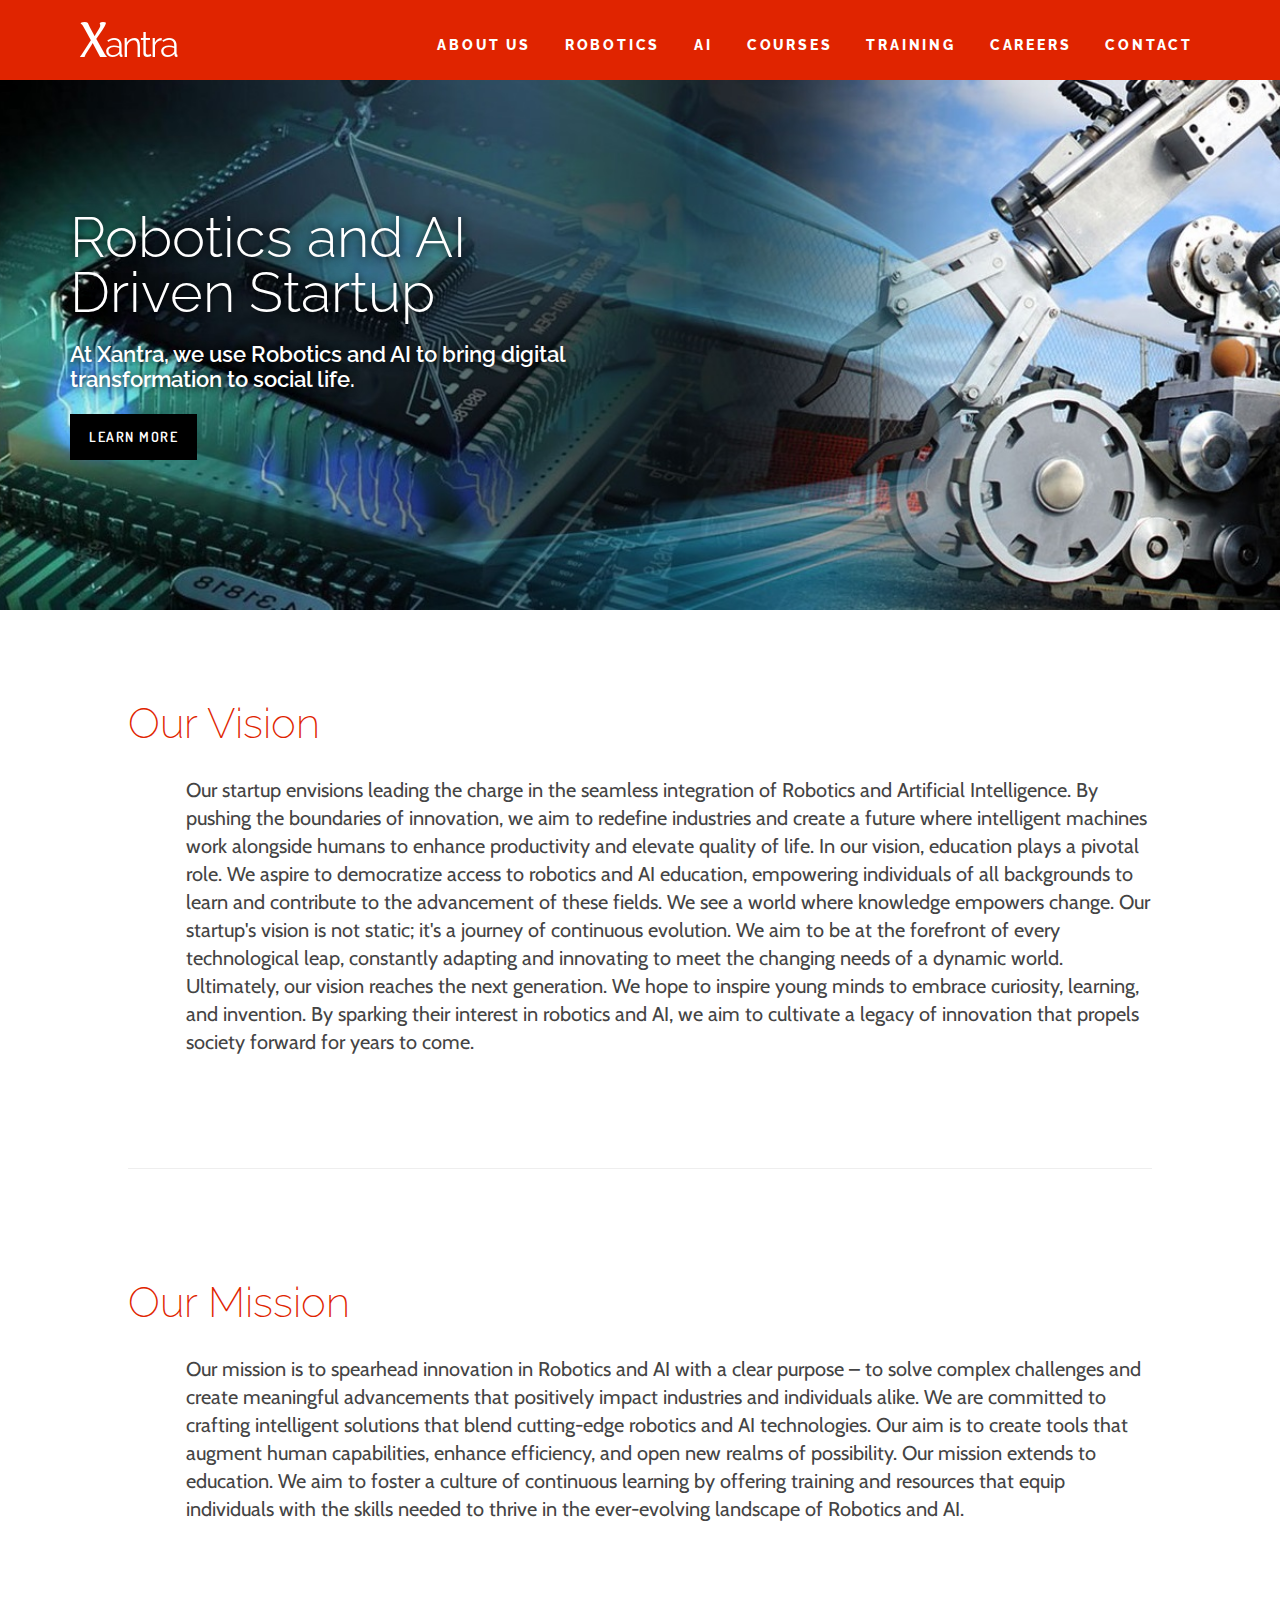
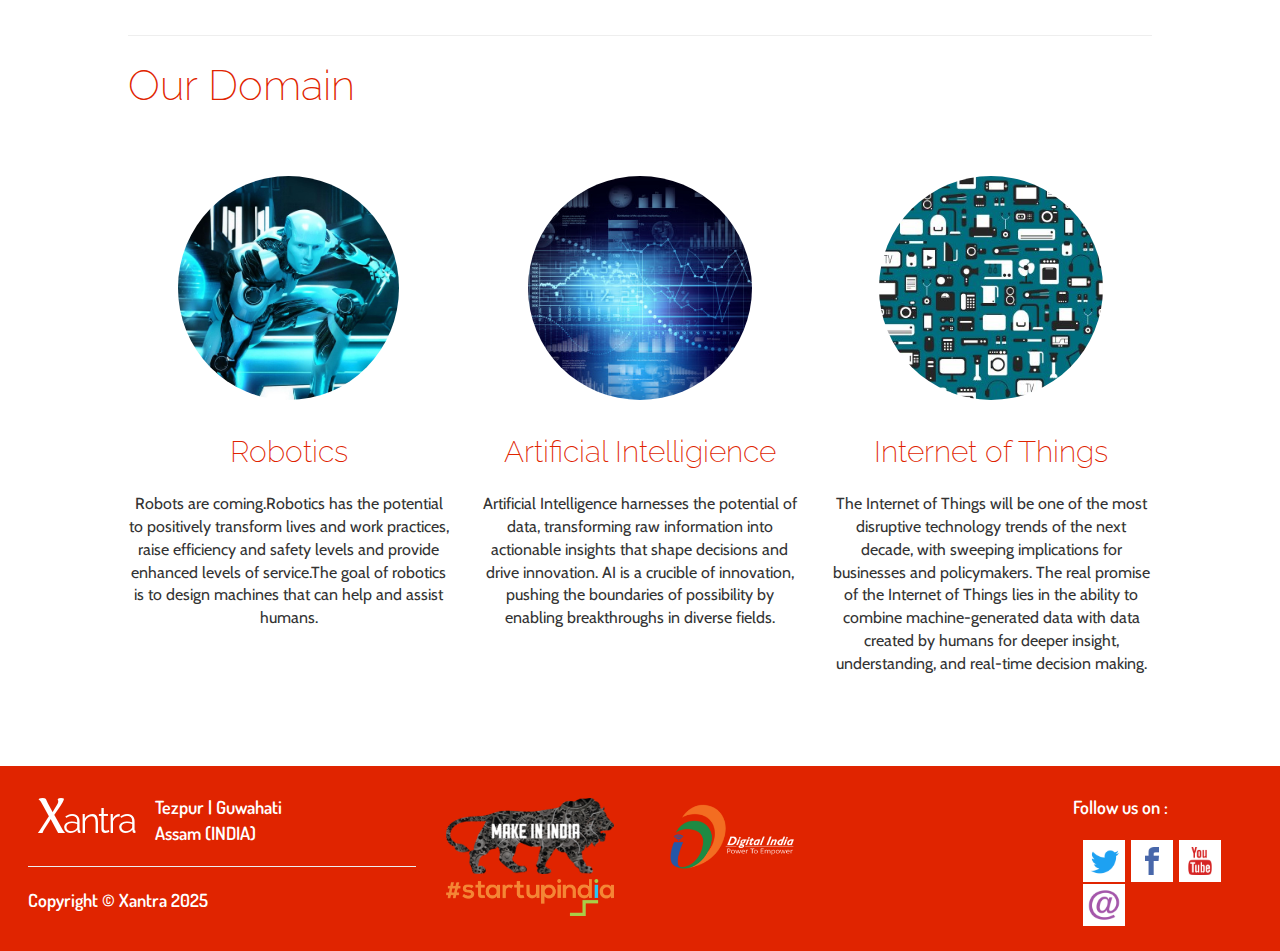
<file: index.html>
<!DOCTYPE html>
<html lang="en">

<head>

    <meta charset="utf-8">
    <meta http-equiv="X-UA-Compatible" content="IE=edge">
    <meta name="viewport" content="width=device-width, initial-scale=1">
    <meta name="description" content="">
    <meta name="author" content="">

    <title>Xantra</title>
    
    <!-- Fonts (Cabin for Heading, Raleway for Text, Dosis for Buttons/Display) -->
    <link href='https://fonts.googleapis.com/css?family=Cabin:400,500,600,700' rel='stylesheet' type='text/css'>
    <link href='https://fonts.googleapis.com/css?family=Raleway:400,500,600,700,800,300' rel='stylesheet' type='text/css'>
    <link href='https://fonts.googleapis.com/css?family=Dosis:400,600,700,500' rel='stylesheet' type='text/css'>

    <!-- Bootstrap Core CSS -->
    <link href="css/bootstrap.min.css" rel="stylesheet">

    <!-- Custom CSS -->
    <link href="css/main.css" rel="stylesheet">

    <!-- HTML5 Shim and Respond.js IE8 support of HTML5 elements and media queries -->
    <!-- WARNING: Respond.js doesn't work if you view the page via file:// -->
    <!--[if lt IE 9]>
        <script src="https://oss.maxcdn.com/libs/html5shiv/3.7.0/html5shiv.js"></script>
        <script src="https://oss.maxcdn.com/libs/respond.js/1.4.2/respond.min.js"></script>
    <![endif]-->

</head>

<body>

    <!-- Navigation -->
    <nav class="navbar navbar-fixed-top xantra_nav_parent" role="navigation">
        <div class="container xantra_nav_child">
            <!-- Brand and toggle get grouped for better mobile display -->
            <div class="navbar-header">
                <button type="button" class="navbar-toggle" data-toggle="collapse" data-target="#bs-example-navbar-collapse-1">
                    <span class="sr-only">Toggle navigation</span>
                    <span class="icon-bar"></span>
                    <span class="icon-bar"></span>
                    <span class="icon-bar"></span>
                </button>
                <a href="index.html" class="pull-left">
                    <img class="img-center" src="img/xantra_logo.png"></img>
                </a>
                <!--<a class="navbar-brand" href="#">Xantra</a>-->
            </div>
            <!-- Collect the nav links, forms, and other content for toggling -->
            <div class="collapse navbar-collapse" id="bs-example-navbar-collapse-1">
                <ul class="nav navbar-nav">
                    <li>
                        <a href="about.html">About Us</a>
                    </li>
                    <li>
                        <a href="robotics.html">Robotics </a>
                    </li>
                    <li>
                        <a href="ai.html"> AI</a>
                    </li>
                    <li>
                        <a href="courses.html">Courses</a>
                    </li>
                    
                      <li>
                        <a href="training.html">Training</a>
                    </li>
                    <li>
                        <a href="careers.html">Careers</a>
                    </li>                     

                    <li>
                        <a href="http://goo.gl/forms/sQNxPtMDQaOvxchs2">Contact</a>
                    </li>
                </ul>
            </div>
            <!-- /.navbar-collapse -->
        </div>
        <!-- /.container -->
    </nav>

    <!-- Image Background Page Header -->
    <!-- Note: The background image is set within the main.css file. -->
    <header class="main-header">
        <div class="container">
            <div class="row">
                <div class="col-lg-6">
                    <p class="tagline">Robotics and AI Driven Startup </p>
                    <p class="tagtext">At Xantra, we use Robotics and AI to bring digital transformation to social life.</p>
                    <button class="btn btn-default btn-custom" onclick="location.href='#main-content';">LEARN MORE</button>
                </div>
            </div>
        </div>
    </header>

  <!-- Page Content -->




<div class="container domains-desc" id="main-content">

        <!-- <hr> -->

        <div class="row what-we-do">
            <div class="col-sm-12">
                <div class="head_main">
                    <span class="h2-head">Our Vision</span>
                </div>
                <p class="para">
Our startup envisions leading the charge in the seamless integration of Robotics and Artificial Intelligence. By pushing the boundaries of innovation, we aim to redefine industries and create a future where intelligent machines work alongside humans to enhance productivity and elevate quality of life. In our vision, education plays a pivotal role. We aspire to democratize access to robotics and AI education, empowering individuals of all backgrounds to learn and contribute to the advancement of these fields. We see a world where knowledge empowers change. Our startup's vision is not static; it's a journey of continuous evolution. We aim to be at the forefront of every technological leap, constantly adapting and innovating to meet the changing needs of a dynamic world. Ultimately, our vision reaches the next generation. We hope to inspire young minds to embrace curiosity, learning, and invention. By sparking their interest in robotics and AI, we aim to cultivate a legacy of innovation that propels society forward for years to come. 
</p>
                <!--<p>
                    <a class="btn btn-default btn-lg" href="#">Call to Action &raquo;</a>
                </p>-->
            </div>
        </div>


        <!-- /.row -->
        
        <hr />

       <!-- <hr> -->
    </div>
    <!-- /.container -->

<div class="container domains-desc" id="main-content">

        <!-- <hr> -->

        <div class="row what-we-do">
            <div class="col-sm-12">
                <div class="head_main">
                    <span class="h2-head">Our Mission</span>
                </div>
                <p class="para">

Our mission is to spearhead innovation in Robotics and AI with a clear purpose – to solve complex challenges and create meaningful advancements that positively impact industries and individuals alike. We are committed to crafting intelligent solutions that blend cutting-edge robotics and AI technologies. Our aim is to create tools that augment human capabilities, enhance efficiency, and open new realms of possibility. Our mission extends to education. We aim to foster a culture of continuous learning by offering training and resources that equip individuals with the skills needed to thrive in the ever-evolving landscape of Robotics and AI.</p>
                <!--<p>
                    <a class="btn btn-default btn-lg" href="#">Call to Action &raquo;</a>
                </p>-->
            </div>
        </div>


        <!-- /.row -->
        
        <hr />

       <!-- <hr> -->
    </div>
    <!-- /.container -->

<div class="container domains-enum">
        <div class="head_main">
                <span class="h2-head">Our Domain</span>
        </div>
        <div class="row domain-classes">

 <div class="col-sm-4">
                <a class="no_uline hidden-xs" href="about.html"><img class="domain-img img-circle img-responsive img-center" src="img/robot_icon.jpg" alt=""></a>
                <a class="no_uline" href="about.html"><h2 class="text-center class-head">Robotics</h2></a>
                <p class="text-center class-desc">Robots are coming.Robotics has the potential to positively transform lives and work practices, raise efficiency and safety levels and provide enhanced levels of service.The goal of robotics is to design machines that can help and assist humans.</p>
            </div>


            <div class="col-sm-4">
                <a class="no_uline hidden-xs" href="about.html"><img class="domain-img img-circle img-responsive img-center" src="img/data_icon.jpg" alt=""></a>
                <a class="no_uline" href="about.html"><h2 class="text-center class-head">Artificial Intelligience</h2></a>
                <p class="text-center class-desc">Artificial Intelligence harnesses the potential of data, transforming raw information into actionable insights that shape decisions and drive innovation.
		AI is a crucible of innovation, pushing the boundaries of possibility by enabling breakthroughs in diverse fields. </p>
            </div>

            <div class="col-sm-4">
                <a class="no_uline hidden-xs" href="products.html"><img class="domain-img img-circle img-responsive img-center" src="img/iot_icon.jpg" alt=""></a>
                <a class="no_uline" href="products.html"><h2 class="text-center class-head">Internet of Things</h2></a>
                <p class="text-center class-desc">The Internet of Things will be one of the most disruptive technology trends of the next decade, with sweeping implications for businesses and policymakers. The real promise of the Internet of Things lies in the ability to combine machine-generated data with data created by humans for deeper insight, understanding, and real-time decision making.</p>
            </div>
           
        </div>

        <!-- /.row -->
    </div>
    <!-- /.container -->
    <div class="container footer">
        <!-- Footer -->
        <footer>
            <div class="row">
                <div class="col-md-4">
                        <div>
                                <a href="index.html" class="pull-left">
                                        <img class="img-center" src="img/xantra_logo.png"></img>
                                </a>
                        </div>
                        <p style="margin-left: 7em;">Tezpur | Guwahati<br />Assam (INDIA)</p>
                        <hr />
                        <p>Copyright &copy; Xantra 2025</p>
                </div><!--
				--><div class="col-md-6">
					<div class="img_banner">
						<img class="img_campaign" src="img/makeinindia.png"></img>
						<img class="img_campaign" src="img/digitalindia.png"></img>
						<img class="img_campaign" src="img/si.png"></img>
					</div>
				</div><!--
                --><div class="col-md-2">
                        <p>Follow us on : </p>
                        <div class="icons">
                            <a class="twitter" href="https://twitter.com/hxantra"><img src="img/social/twt.png" style="width: 3em;"></a>
                            <a class="facebook" href="https://www.facebook.com/Xantra-Tezpur-1747093022214619"><img src="img/social/fbk.png" style="width: 3em;"></a>
                            <a class="youtube" href="https://www.youtube.com/channel/UCY8BBm5fJQh9MiNahlH-wxA"><img src="img/social/youtube.png" style="width: 3em;"></a>
                            <a class="email" href="mailto:hrxantra@gmail.com"><img src="img/social/email.png" style="width: 3em;"></a>
                        </div>
                   </div>
            </div>
            <!-- /.row -->
        </footer>
    </div>
    <!-- /.container -->

    <!-- jQuery -->
    <script src="js/jquery.js"></script>
    <!-- Bootstrap Core JavaScript -->
    <script src="js/bootstrap.min.js"></script>
    <script src="js/prefixfree.min.js"></script>
    <!-- Analytics -->
        <script>
                (function(i,s,o,g,r,a,m){i['GoogleAnalyticsObject']=r;i[r]=i[r]||function(){
                (i[r].q=i[r].q||[]).push(arguments)},i[r].l=1*new Date();a=s.createElement(o),
                m=s.getElementsByTagName(o)[0];a.async=1;a.src=g;m.parentNode.insertBefore(a,m)
                })(window,document,'script','https://www.google-analytics.com/analytics.js','ga');
                ga('create', 'UA-80580434-1', 'auto');
                ga('send', 'pageview');
        </script>
</body>

</html>
</file>
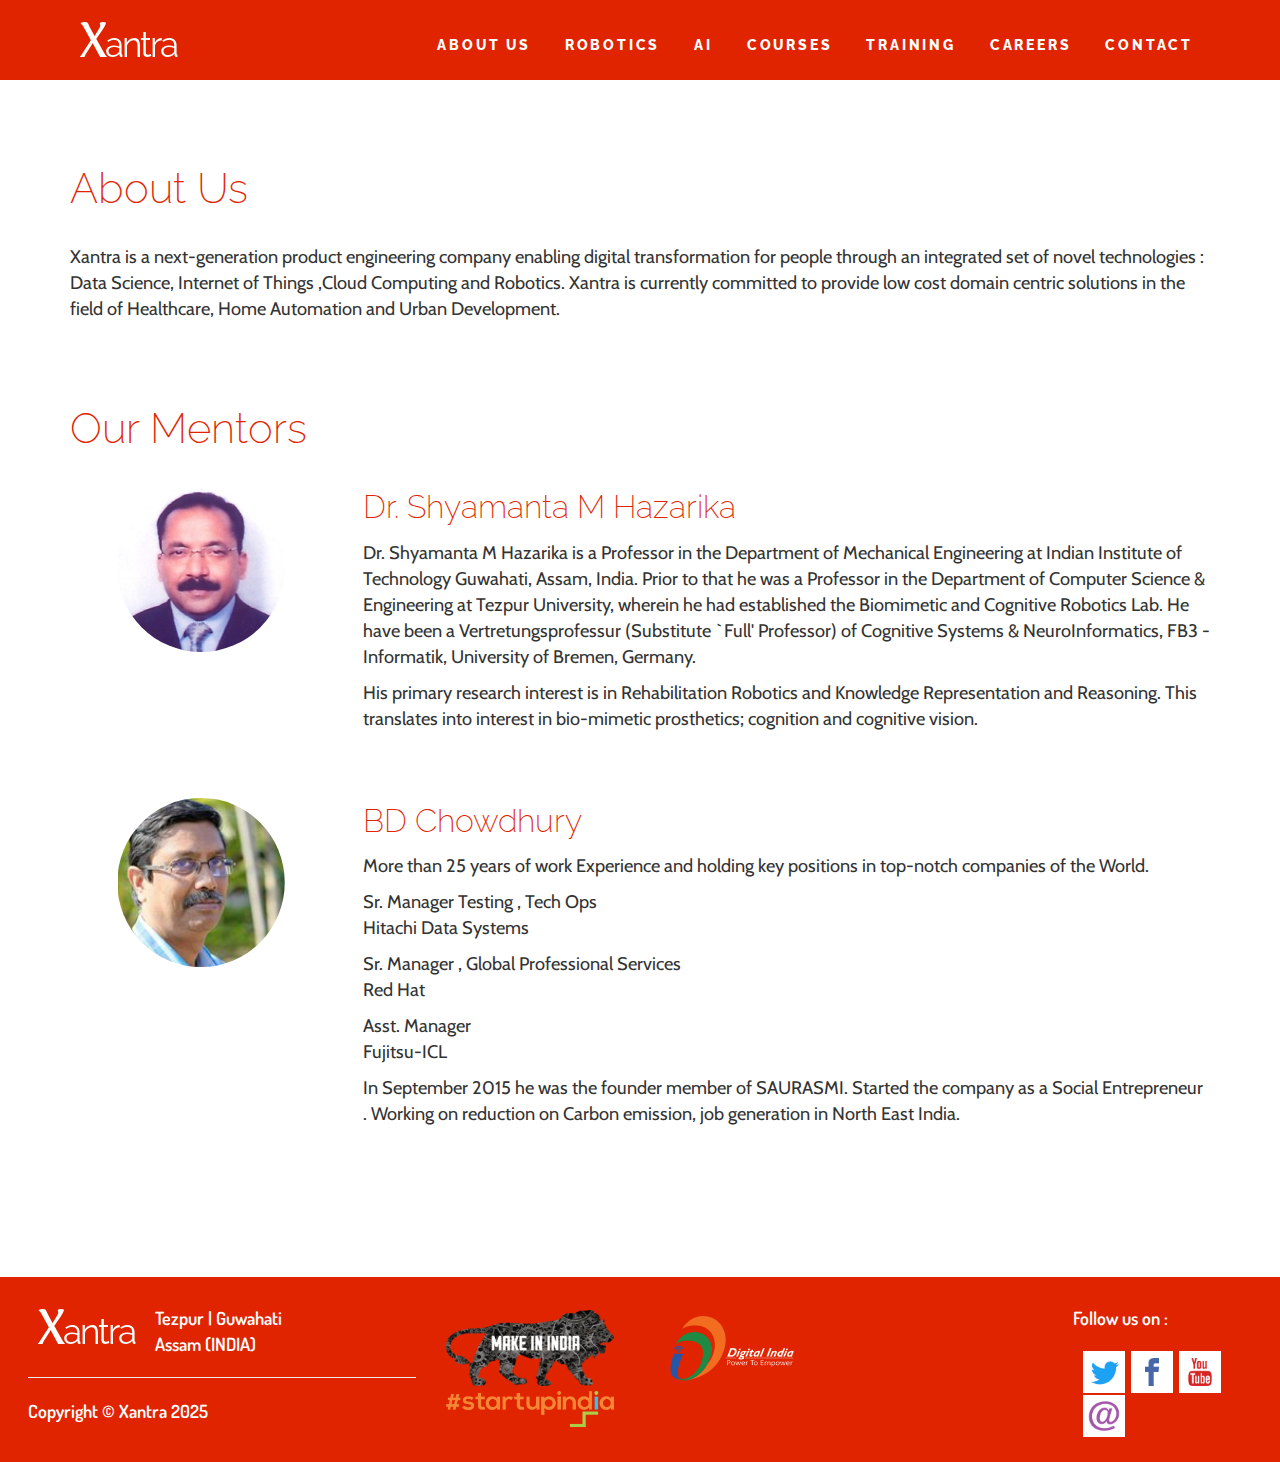
<file: about.html>
<!DOCTYPE html>
<html lang="en">

<head>

    <meta charset="utf-8">
    <meta http-equiv="X-UA-Compatible" content="IE=edge">
    <meta name="viewport" content="width=device-width, initial-scale=1">
    <meta name="description" content="">
    <meta name="author" content="">

    <title>About Us | Xantra</title>
    
    <!-- Fonts (Cabin for Heading, Raleway for Text, Dosis for Buttons/Display) -->
    <link href='https://fonts.googleapis.com/css?family=Cabin:400,500,600,700' rel='stylesheet' type='text/css'>
    <link href='https://fonts.googleapis.com/css?family=Raleway:400,500,600,700,800,300' rel='stylesheet' type='text/css'>
    <link href='https://fonts.googleapis.com/css?family=Dosis:400,600,700,500' rel='stylesheet' type='text/css'>

    <!-- Bootstrap Core CSS -->
    <link href="css/bootstrap.min.css" rel="stylesheet">

    <!-- Custom CSS -->
    <link href="css/main.css" rel="stylesheet">

    <!-- HTML5 Shim and Respond.js IE8 support of HTML5 elements and media queries -->
    <!-- WARNING: Respond.js doesn't work if you view the page via file:// -->
    <!--[if lt IE 9]>
        <script src="https://oss.maxcdn.com/libs/html5shiv/3.7.0/html5shiv.js"></script>
        <script src="https://oss.maxcdn.com/libs/respond.js/1.4.2/respond.min.js"></script>
    <![endif]-->

</head>

<body>

    <!-- Navigation -->
    <nav class="navbar navbar-fixed-top xantra_nav_parent" role="navigation">
        <div class="container xantra_nav_child">
            <!-- Brand and toggle get grouped for better mobile display -->
            <div class="navbar-header">
                <button type="button" class="navbar-toggle" data-toggle="collapse" data-target="#bs-example-navbar-collapse-1">
                    <span class="sr-only">Toggle navigation</span>
                    <span class="icon-bar"></span>
                    <span class="icon-bar"></span>
                    <span class="icon-bar"></span>
                </button>
                <a href="index.html" class="pull-left">
                    <img class="img-center" src="img/xantra_logo.png"></img>
                </a>
                <!--<a class="navbar-brand" href="#">Xantra</a>-->
            </div>
            <!-- Collect the nav links, forms, and other content for toggling -->
            <div class="collapse navbar-collapse" id="bs-example-navbar-collapse-1">
                <ul class="nav navbar-nav">
                    <li>
                        <a href="about.html">About Us</a>
                    </li>
                    <li>
                        <a href="robotics.html">Robotics </a>
                    </li>
                    <li>
                        <a href="ai.html"> AI</a>
                    </li>
                    <li>
                        <a href="courses.html">Courses</a>
                    </li>
                       <li>
                        <a href="training.html">Training</a>
                    </li>
                    <li>
                        <a href="careers.html">Careers</a>
                    </li>
                     
                    <li>
                        <a href="http://goo.gl/forms/sQNxPtMDQaOvxchs2">Contact</a>
                    </li>
                </ul>
            </div>
            <!-- /.navbar-collapse -->
        </div>
        <!-- /.container -->
    </nav>
    
    <!-- Page Content -->
    <div class="container">

        <!-- <hr> -->

        <div class="row what-we-do">
            <div class="col-sm-12 about_text">
                <div class="head_about">
                    <span class="h2-head">About Us</span>
                </div>
                <p>Xantra is a next-generation product engineering company enabling digital transformation for people through an integrated set of novel technologies : Data Science, Internet of Things ,Cloud Computing and Robotics. Xantra is currently committed to provide low cost domain centric solutions in the field of Healthcare, Home Automation and Urban Development.</p>
            </div>


			<div class="col-sm-12 about_text">
                <div class="head_about">
                    <span class="h2-head">Our Mentors</span>
                </div>

                <div class="row mentor-cont">
					<div class="col-md-3 mentor-div">
						<img class="mentor-img" src="img/mentors/smh.jpg" width="220"></img>
					</div>
					<div class="col-md-9">
						<p class="h3-head">Dr. Shyamanta M Hazarika</p>
						<p>Dr. Shyamanta M Hazarika is a Professor in the Department of Mechanical Engineering at Indian Institute of Technology Guwahati, Assam, India. Prior to that he was  a Professor in the Department of Computer Science &amp; Engineering at Tezpur University, wherein he had established the Biomimetic and Cognitive Robotics Lab. He have been a Vertretungsprofessur (Substitute `Full' Professor) of Cognitive Systems &amp; NeuroInformatics, FB3 - Informatik, University of Bremen, Germany.</p>

<p>His primary research interest is in Rehabilitation Robotics and Knowledge Representation and Reasoning. This translates into interest in bio-mimetic prosthetics; cognition and cognitive vision.</p>
					</div>
                </div>


                  
                <div class="row mentor-cont">
		               	
		
                  <div class="col-md-3 mentor-div">
						<img class="mentor-img" src="img/mentors/bdc.jpg" width="220"></img>
					</div>
					<div class="col-md-9">
						<p class="h3-head">BD Chowdhury</p>
						<p>More than 25 years of work Experience and holding key positions in top-notch companies of the World.</p>
						<p>Sr. Manager Testing , Tech Ops<br />
						Hitachi Data Systems</p>
						<p>Sr. Manager , Global Professional Services<br />
						Red Hat</p>
						<p>Asst. Manager<br />
						Fujitsu-ICL</p>
						<p>In September 2015 he was the founder member of SAURASMI. Started the company as a Social Entrepreneur . Working on reduction on Carbon                                                    emission, job generation in North East India. </p>
					</div>
                </div>
            </div>
        












           

                </div>        
            </div>
        </div>


        <!-- /.row -->
        
        <!-- Footer -->
    </div>
    <!-- /.container -->

    <div class="container footer">
        <!-- Footer -->
        <footer>
            <div class="row">
                <div class="col-md-4">
                        <div>
                                <a href="index.html" class="pull-left">
                                        <img class="img-center" src="img/xantra_logo.png"></img>
                                </a>
                        </div>
                        <p style="margin-left: 7em;">Tezpur | Guwahati<br />Assam (INDIA)</p>
                        <hr />
                        <p>Copyright &copy; Xantra 2025</p>
                </div><!--
				--><div class="col-md-6">
					<div class="img_banner">
						<img class="img_campaign" src="img/makeinindia.png"></img>
						<img class="img_campaign" src="img/digitalindia.png"></img>
						<img class="img_campaign" src="img/si.png"></img>
					</div>
				</div><!--
                --><div class="col-md-2">
                        <p>Follow us on : </p>
                        <div class="icons">
                            <a class="twitter" href="https://twitter.com/hxantra"><img src="img/social/twt.png" style="width: 3em;"></a>
                            <a class="facebook" href="https://www.facebook.com/Xantra-Tezpur-1747093022214619"><img src="img/social/fbk.png" style="width: 3em;"></a>
                            <a class="youtube" href="https://www.youtube.com/channel/UCY8BBm5fJQh9MiNahlH-wxA"><img src="img/social/youtube.png" style="width: 3em;"></a>
                            <a class="email" href="mailto:hrxantra@gmail.com"><img src="img/social/email.png" style="width: 3em;"></a>
                        </div>
                   </div>
            </div>
            <!-- /.row -->
        </footer>
    </div>
    <!-- jQuery -->
    <script src="js/jquery.js"></script>

    <!-- Bootstrap Core JavaScript -->
    <script src="js/bootstrap.min.js"></script>
    <script src="js/prefixfree.min.js"></script>
    <!-- Analytics -->
        <script>
                (function(i,s,o,g,r,a,m){i['GoogleAnalyticsObject']=r;i[r]=i[r]||function(){
                (i[r].q=i[r].q||[]).push(arguments)},i[r].l=1*new Date();a=s.createElement(o),
                m=s.getElementsByTagName(o)[0];a.async=1;a.src=g;m.parentNode.insertBefore(a,m)
                })(window,document,'script','https://www.google-analytics.com/analytics.js','ga');
                ga('create', 'UA-80580434-1', 'auto');
                ga('send', 'pageview');
        </script>
</body>

</html>
</file>
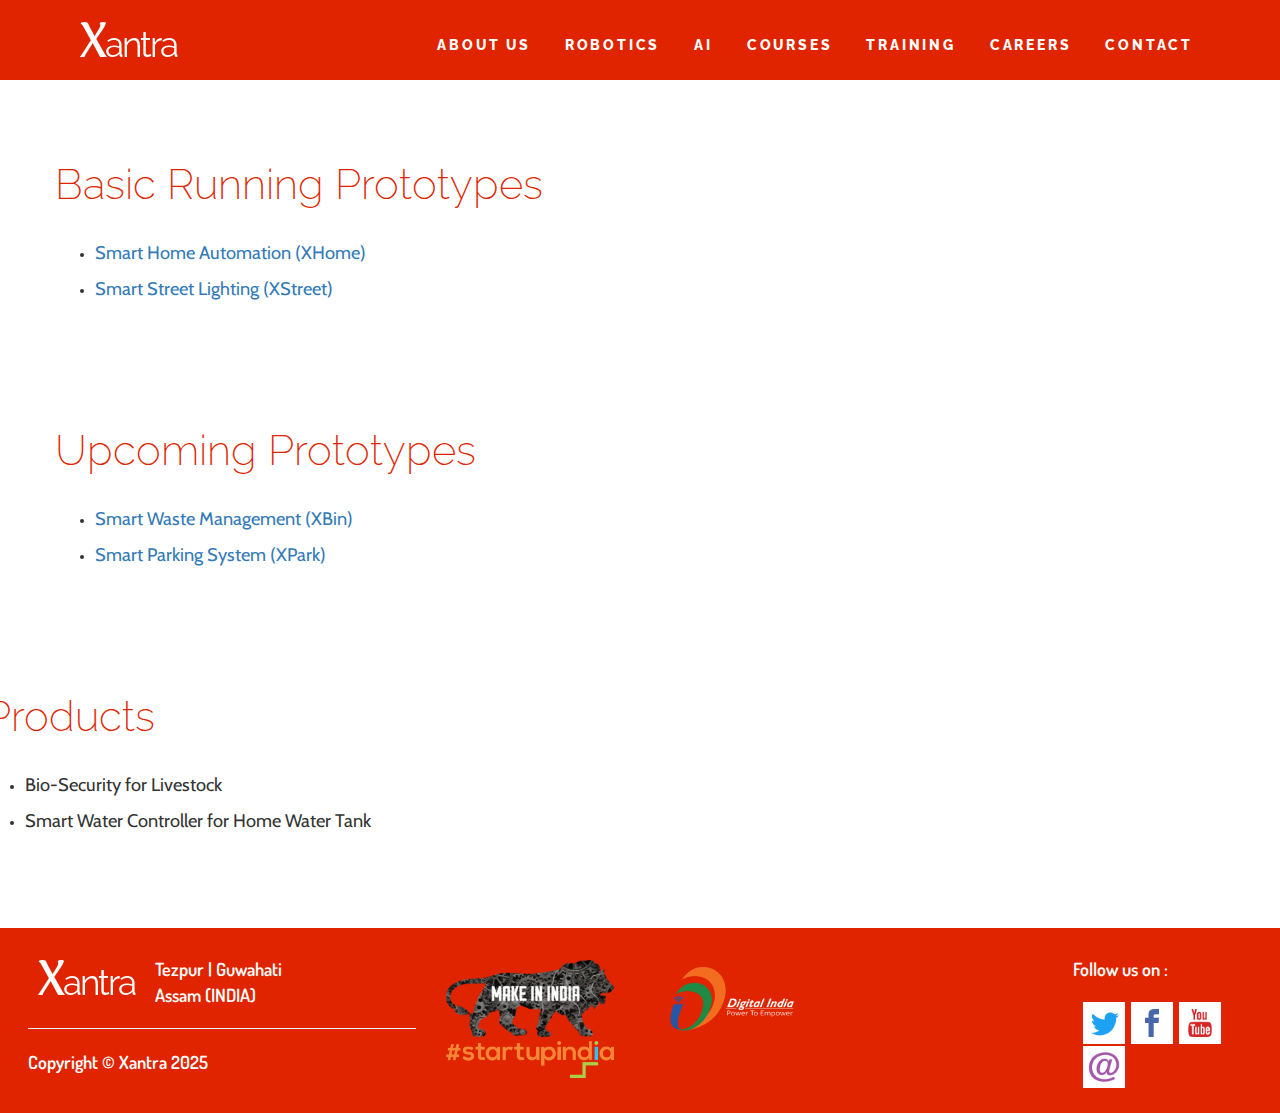
<file: ai.html>
<!DOCTYPE html>
<html lang="en">

<head>

    <meta charset="utf-8">
    <meta http-equiv="X-UA-Compatible" content="IE=edge">
    <meta name="viewport" content="width=device-width, initial-scale=1">
    <meta name="description" content="">
    <meta name="author" content="">

    <title>Prototypes | Xantra</title>

    <!-- Fonts (Cabin for Heading, Raleway for Text, Dosis for Buttons/Display) -->
    <link href='https://fonts.googleapis.com/css?family=Cabin:400,500,600,700' rel='stylesheet' type='text/css'>
    <link href='https://fonts.googleapis.com/css?family=Raleway:400,500,600,700,800,300' rel='stylesheet' type='text/css'>
    <link href='https://fonts.googleapis.com/css?family=Dosis:400,600,700,500' rel='stylesheet' type='text/css'>
    <link href='http://weloveiconfonts.com/api/?family=entypo' rel='stylesheet' type='text/css'>


    <!-- jQuery -->
    <script src="js/jquery.js"></script>
    <!-- Bootstrap Core JavaScript -->
    <script src="js/bootstrap.min.js"></script>

    <!-- Bootstrap Core CSS -->
    <link href="css/bootstrap.min.css" rel="stylesheet">

    <!-- Custom CSS -->
    <link href="css/main.css" rel="stylesheet">

    <!-- HTML5 Shim and Respond.js IE8 support of HTML5 elements and media queries -->
    <!-- WARNING: Respond.js doesn't work if you view the page via file:// -->
    <!--[if lt IE 9]>
        <script src="https://oss.maxcdn.com/libs/html5shiv/3.7.0/html5shiv.js"></script>
        <script src="https://oss.maxcdn.com/libs/respond.js/1.4.2/respond.min.js"></script>
    <![endif]-->
    <style>
        .galleria {
            width: 900px;
            height: 400px;
            background: #FFFFFF;
            margin-left: 3em;
            margin-bottom: 3em;
        }
    </style>
</head>

<body>

    <!-- Navigation -->
    <nav class="navbar navbar-fixed-top xantra_nav_parent" role="navigation">
        <div class="container xantra_nav_child">
            <!-- Brand and toggle get grouped for better mobile display -->
            <div class="navbar-header">
                <button type="button" class="navbar-toggle" data-toggle="collapse" data-target="#bs-example-navbar-collapse-1">
                    <span class="sr-only">Toggle navigation</span>
                    <span class="icon-bar"></span>
                    <span class="icon-bar"></span>
                    <span class="icon-bar"></span>
                </button>
                <a href="index.html" class="pull-left">
                    <img class="img-center" src="img/xantra_logo.png" />
                </a>
                <!--<a class="navbar-brand" href="#">Xantra</a>-->
            </div>
            <!-- Collect the nav links, forms, and other content for toggling -->
            <div class="collapse navbar-collapse" id="bs-example-navbar-collapse-1">
                <ul class="nav navbar-nav">
                    <li>
                        <a href="about.html">About Us</a>
                    </li>
                    <li>
                        <a href="robotics.html">Robotics </a>
                    </li>
                    <li>
                        <a href="ai.html"> AI</a>
                    </li>
                    <li>
                        <a href="courses.html">Courses</a>
                    </li>
                    <li>
                        <a href="training.html">Training</a>
                    </li>
                    <li>
                        <a href="careers.html">Careers</a>
                    </li>
                     
                    <li>
                        <a href="http://goo.gl/forms/sQNxPtMDQaOvxchs2">Contact</a>
                    </li>
                </ul>
            </div>
            <!-- /.navbar-collapse -->
        </div>
        <!-- /.container -->
    </nav>




    <div class='container'>
        <br /><br /><br /><br />
        <div class='row about_text'>

            <div class='head_about'>
                <span class='h2-head'>Basic Running Prototypes</span>
            </div>

            <div class='about_text'>
                <ul>
                    <li><p><a href='prototypes/xhome.html'>Smart Home Automation (XHome)</a></p></li>
                    <li><p><a href='prototypes/xstreet.html'>Smart Street Lighting (XStreet)</a></p></li>
                </ul>
            </div>
        </div>


        <div class='row about_text'>
            <div class='head_about'>
                <span class='h2-head'>Upcoming Prototypes</span>
            </div>
            <div class='about_text'>
                <ul>
                    <li><p><a href='prototypes/xbin.html'>Smart Waste Management (XBin)</a></p></li>
                    <li><p><a href='prototypes/xpark.html'>Smart Parking System (XPark)</a></p></li>
                </ul>
            </div>
        </div>

    </div>

   <div class='row about_text'>
             <div class='head_about'>
                <span class='h2-head'>  Products  </span>
            </div>
            <div class='about_text'>
                <ul>
                    <li><p>Bio-Security for Livestock</p></li>
                    <li><p>Smart Water Controller for Home Water Tank</a></p></li>
                </ul>
            </div>
        </div>

    </div>






    <div class="container footer">
        <!-- Footer -->
        <footer>
            <div class="row">
                <div class="col-md-4">
                        <div>
                                <a href="index.html" class="pull-left">
                                        <img class="img-center" src="img/xantra_logo.png"></img>
                                </a>
                        </div>
                        <p style="margin-left: 7em;">Tezpur | Guwahati<br />Assam (INDIA)</p>
                        <hr />
                        <p>Copyright &copy; Xantra 2025</p>
                </div><!--
				--><div class="col-md-6">
					<div class="img_banner">
						<img class="img_campaign" src="img/makeinindia.png"></img>
						<img class="img_campaign" src="img/digitalindia.png"></img>
						<img class="img_campaign" src="img/si.png"></img>
					</div>
				</div><!--
                --><div class="col-md-2">
                        <p>Follow us on : </p>
                        <div class="icons">
                            <a class="twitter" href="https://twitter.com/hxantra"><img src="img/social/twt.png" style="width: 3em;"></a>
                            <a class="facebook" href="https://www.facebook.com/Xantra-Tezpur-1747093022214619"><img src="img/social/fbk.png" style="width: 3em;"></a>
                            <a class="youtube" href="https://www.youtube.com/channel/UCY8BBm5fJQh9MiNahlH-wxA"><img src="img/social/youtube.png" style="width: 3em;"></a>
                            <a class="email" href="mailto:hrxantra@gmail.com"><img src="img/social/email.png" style="width: 3em;"></a>
                        </div>
                   </div>
            </div>
            <!-- /.row -->
        </footer>
    </div>






    <!-- Analytics -->
    <script>
        (function(i, s, o, g, r, a, m) {
            i['GoogleAnalyticsObject'] = r;
            i[r] = i[r] || function() {
                (i[r].q = i[r].q || []).push(arguments)
            }, i[r].l = 1 * new Date();
            a = s.createElement(o),
                m = s.getElementsByTagName(o)[0];
            a.async = 1;
            a.src = g;
            m.parentNode.insertBefore(a, m)
        })(window, document, 'script', 'https://www.google-analytics.com/analytics.js', 'ga');
        ga('create', 'UA-80580434-1', 'auto');
        ga('send', 'pageview');
    </script>
</body>

</html>
</file>
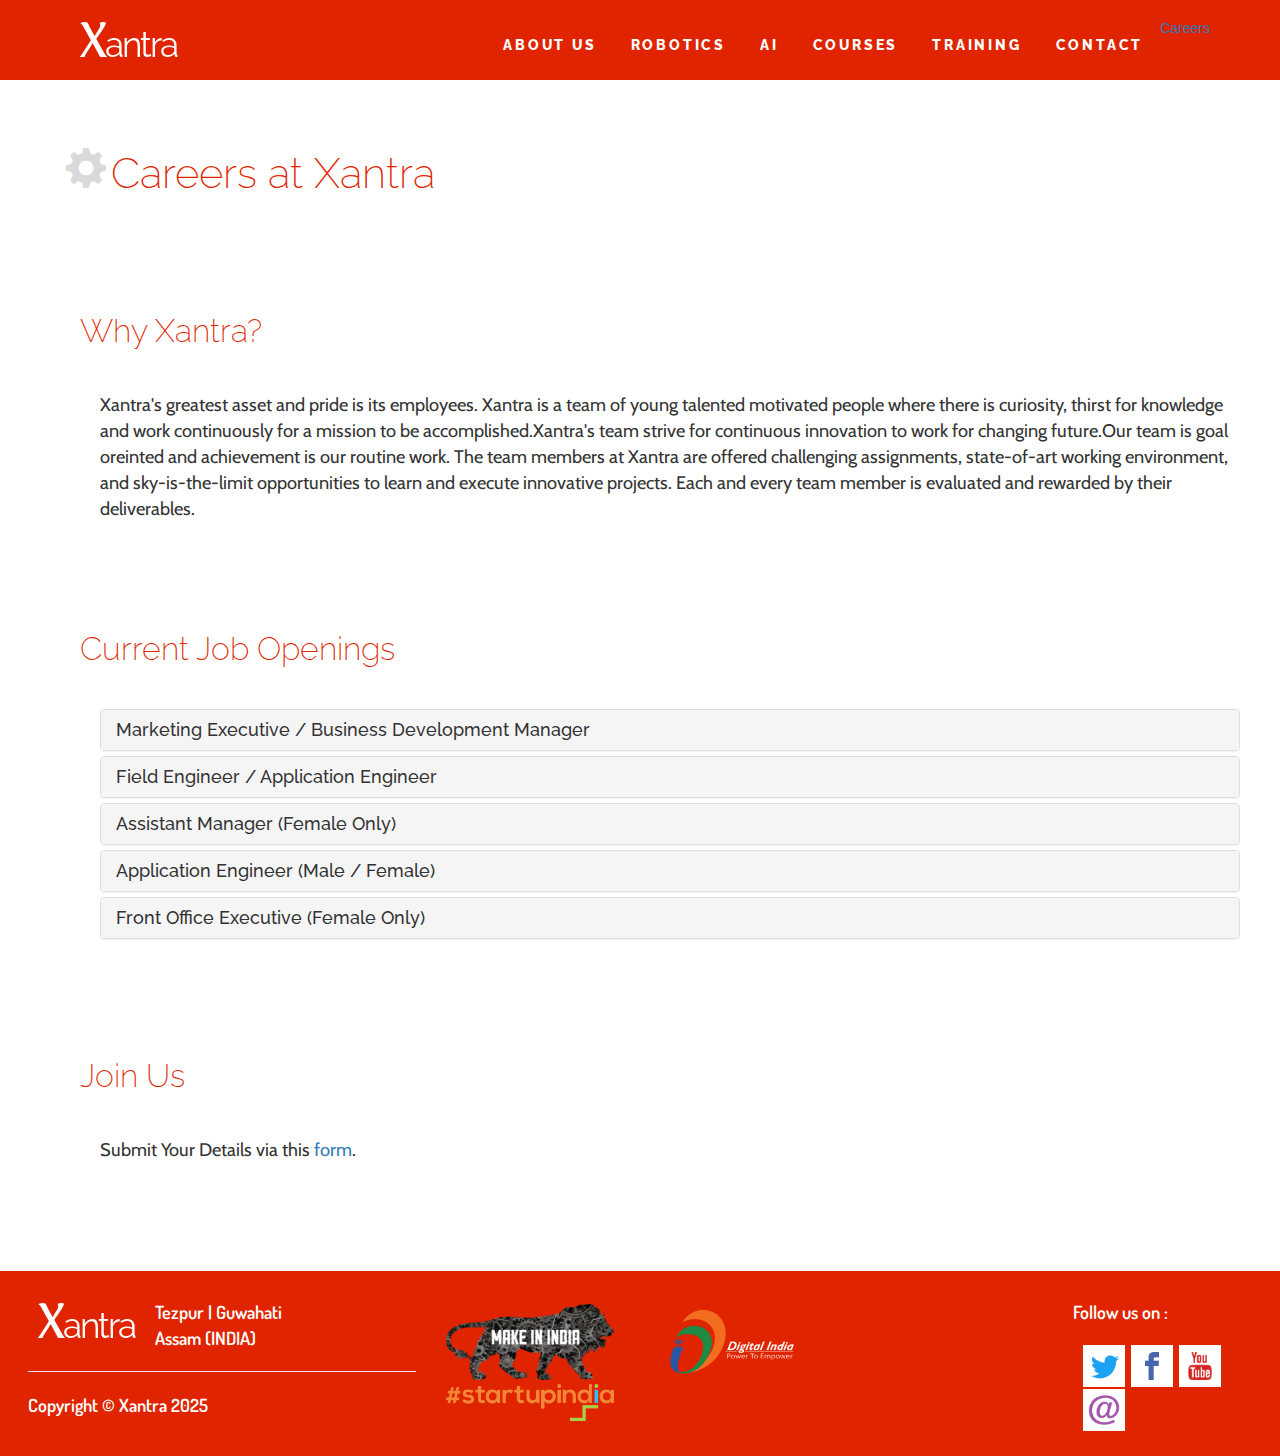
<file: careers.html>
<!DOCTYPE html>
<html lang="en">

<head>

    <meta charset="utf-8">
    <meta http-equiv="X-UA-Compatible" content="IE=edge">
    <meta name="viewport" content="width=device-width, initial-scale=1">
    <meta name="description" content="">
    <meta name="author" content="">

    <title>Careers | Xantra</title>

    <!-- Fonts (Cabin for Heading, Raleway for Text, Dosis for Buttons/Display) -->
    <link href='https://fonts.googleapis.com/css?family=Cabin:400,500,600,700' rel='stylesheet' type='text/css'>
    <link href='https://fonts.googleapis.com/css?family=Raleway:400,500,600,700,800,300' rel='stylesheet' type='text/css'>
    <link href='https://fonts.googleapis.com/css?family=Dosis:400,600,700,500' rel='stylesheet' type='text/css'>

    <!-- Bootstrap Core CSS -->
    <link href="css/bootstrap.min.css" rel="stylesheet">

    <!-- Custom CSS -->
    <link href="css/main.css" rel="stylesheet">

    <!-- HTML5 Shim and Respond.js IE8 support of HTML5 elements and media queries -->
    <!-- WARNING: Respond.js doesn't work if you view the page via file:// -->
    <!--[if lt IE 9]>
        <script src="https://oss.maxcdn.com/libs/html5shiv/3.7.0/html5shiv.js"></script>
        <script src="https://oss.maxcdn.com/libs/respond.js/1.4.2/respond.min.js"></script>
    <![endif]-->

</head>

<body>

    <!-- Navigation -->
    <nav class="navbar navbar-fixed-top xantra_nav_parent" role="navigation">
        <div class="container xantra_nav_child">
            <!-- Brand and toggle get grouped for better mobile display -->
            <div class="navbar-header">
                <button type="button" class="navbar-toggle" data-toggle="collapse" data-target="#bs-example-navbar-collapse-1">
                    <span class="sr-only">Toggle navigation</span>
                    <span class="icon-bar"></span>
                    <span class="icon-bar"></span>
                    <span class="icon-bar"></span>
                </button>
                <a href="index.html" class="pull-left">
                    <img class="img-center" src="img/xantra_logo.png"></img>
                </a>
                <!--<a class="navbar-brand" href="#">Xantra</a>-->
            </div>
            <!-- Collect the nav links, forms, and other content for toggling -->
            <div class="collapse navbar-collapse" id="bs-example-navbar-collapse-1">
                <ul class="nav navbar-nav">
                    <li>
                        <a href="about.html">About Us</a>
                    </li>
                    <li>
                        <a href="robotics.html">Robotics </a>
                    </li>
                    <li>
                        <a href="ai.html"> AI</a>
                    </li>
                    <li>
                        <a href="courses.html">Courses</a>
                    </li>
                    <li>
                   <a href="training.html">Training</a>
                    </li>
                    <a href="careers.html">Careers</a>
                    </li>
		      <li>
                        <a href="http://goo.gl/forms/sQNxPtMDQaOvxchs2">Contact</a>
                    </li>
                </ul>
            </div>
            <!-- /.navbar-collapse -->
        </div>
        <!-- /.container -->
    </nav>

    <!-- Page Content -->
	<div class="container">
	        <div class="row what-we-do" style="padding-bottom: 0em;">			
			<div class="training-intro col-md-8">
				<div class="head_main">
					<span class="glyphicon glyphicon-cog" style="color: #D7D9DB; font-size: 42px;"></span>
					<span class="h2-head">Careers at Xantra</span>
				</div>
			</div>
		</div>
		
		<div class="container">
			
			<div class="row what-we-do" style="padding-bottom: 2em;">			
				<div class="training-intro col-md-8">
					<div class="head_main">
						<span class="h3-head">Why Xantra?</span>
					</div>
				</div>
			</div>
			
			<div class="container">
				<p>Xantra's greatest asset and pride is its employees. Xantra is a team of young talented  motivated people where there is curiosity, thirst for knowledge and work continuously for a mission to be accomplished.Xantra's team strive for continuous innovation to work for changing future.Our team is goal oreinted and achievement is our routine work. The team members at Xantra are offered challenging assignments, state-of-art working environment, and sky-is-the-limit opportunities to learn and execute innovative projects. Each and every team member is evaluated and rewarded by their deliverables.</p>
			</div>

			
			<div class="row what-we-do" style="padding-bottom: 2em;">			
				<div class="training-intro col-md-8">
					<div class="head_main">
						<span class="h3-head">Current Job Openings</span>
					</div>
				</div>
			</div>
			
			
			
			<div class="container">

				<div id="accordion" class="panel-group">
	
					<div class="panel panel-default">
						
						<div class="panel-heading">
							<h4 class="panel-title">
								<a data-toggle="collapse" data-parent="#accordion" href="#collapseOne">Marketing Executive / Business Development Manager</a>
							</h4>
						</div>
		    
						<div id="collapseOne" class="panel-collapse collapse">
							<div class="panel-body">
								<p class="small_heading">Qualifications:</p>
								<ul class="theme-list">
								    <li>The candidate should be a graduate with any specialization</li>
								    <li>The candidate should have good command over English, Hindi and Assamese Language</li>
								    <li>The candidate should have a two wheeler vehicle</li>			
								    <li>Freshers also can apply</li>
								    <li>Female aspirants also can apply</li>
								</ul>
	
								<p class="small_heading">Work Profile:</p>							
								<ul class="theme-list">
								    <li>Promote our products in the North-East and other parts of India</li>
								    <li>The job involves B2B and B2C visits to get cold marketing leads</li>
								    <li>Monitor sales and marketing related activities</li>
								    <li>Formulate marketing and sales strategies to meet organization’s growth objectives</li>
								</ul>
	
								<p class="small_heading">Salary / Pay Package:</p>
								<p>Fixed salary and Incentives, performance bonus and allowances extra</p>
							</div>
						</div>
					</div>
					
					<div class="panel panel-default">
						
						<div class="panel-heading">
							<h4 class="panel-title">
								<a data-toggle="collapse" data-parent="#accordion" href="#collapseTwo">Field Engineer / Application Engineer</a>
							</h4>
						</div>
		    
						<div id="collapseTwo" class="panel-collapse collapse">
							<div class="panel-body">
								<p class="small_heading">Qualifications:</p>
								<ul class="theme-list">
								    <li>The candidate should be a B.Tech – ECE / EEE or M.Sc Electronics / B.Sc Electronics / Polytechnic Diploma</li>
								    <li>The candidate should have a two wheeler vehicle</li>			
								    <li>Freshers also can apply</li>
								    <li>Female aspirants also can apply</li>
								</ul>
	
								<p class="small_heading">Work Profile:</p>							
								<ul class="theme-list">
								    <li>Install and monitor our products</li>
								    <li>The job involves shop-to-shop and office-to-office visits for installation and maintenance</li>
								    <li>Formulate servicing and maintenance strategies to meet organization’s growth objectives</li>
								</ul>
	
								<p class="small_heading">Salary / Pay Package:</p>
								<p>Fixed salary and Incentives, performance bonus and allowances extra</p>
							</div>
						</div>
					</div>
					
					
					<div class="panel panel-default">
						
						<div class="panel-heading">
							<h4 class="panel-title">
								<a data-toggle="collapse" data-parent="#accordion" href="#collapseThree">Assistant Manager (Female Only)</a>
							</h4>
						</div>
		    
						<div id="collapseThree" class="panel-collapse collapse">
							<div class="panel-body">
								<p class="small_heading">Qualifications:</p>
								<ul class="theme-list">
								    <li>B.Tech / B.E in ECE / EEE / EIE / M.Sc (Electronics)</li>
								    <li>Fresher / Experienced (0-5 years), 2016-17 pass-out also eligible</li>			
								</ul>
								
								<p class="small_heading">Selection Process:</p>
								<ul class="theme-list">
								    <li>Written test - (Basic Electronics, General Reasoning)</li>
								    <li>HR Interview</li>
								    <li>Results are announced on the same day</li>
								</ul>
	
								<p class="small_heading">Salary / Pay Package:</p>
								<p>Fixed salary and Incentives, performance bonus and allowances extra</p>
							</div>
						</div>
					</div>
					
					<div class="panel panel-default">
						
						<div class="panel-heading">
							<h4 class="panel-title">
								<a data-toggle="collapse" data-parent="#accordion" href="#collapseFour">Application Engineer (Male / Female)</a>
							</h4>
						</div>
		    
						<div id="collapseFour" class="panel-collapse collapse">
							<div class="panel-body">
								<p class="small_heading">Domains:</p>
								<ul class="theme-list">
									<li>Embedded Systems</li>
									<li>VLSI Design</li>
									<li>Image Processing</li>
									<li>Power Electronics</li>
									<li>Java</li>
									<li>.NET</li>
								</ul>
								
								<p class="small_heading">Qualifications:</p>
								<ul class="theme-list">
								    <li>B.Tech ECE / EEE / EIE / CSE / IT</li>
								    <li>Should have basic knowledge in their field</li>
								    <li>Sound communication skills in English language</li>
								    <li>Freshers also can apply</li>
								</ul>
								
								<p class="small_heading">Work Profile:</p>
								<ul class="theme-list">
								    <li>To handle project training classes for B.Tech students</li>
								    <li>Assisting in execution of project work</li>
								</ul>
								
								<p class="small_heading">Selection Process:</p>
								<ul class="theme-list">
								    <li>Written Test</li>
								    <li>HR Interview</li>
								    <li>Results are announced on the same day</li>
								</ul>
	
								<p class="small_heading">Salary / Pay Package:</p>
								<p>Fixed salary and Incentives, performance bonus and allowances extra</p>
							</div>
						</div>
					</div>
					
					
					<div class="panel panel-default">
						
						<div class="panel-heading">
							<h4 class="panel-title">
								<a data-toggle="collapse" data-parent="#accordion" href="#collapseFive">Front Office Executive (Female Only)</a>
							</h4>
						</div>
		    
						<div id="collapseFive" class="panel-collapse collapse">
							<div class="panel-body">
	
								
								<p class="small_heading">Qualifications:</p>
								<ul class="theme-list">
								    <li>Any graduation</li>
								    <li>Sound Communication Skills in English and Assamese Languages is must</li>
								    <li>Good computer knowledge, internet and email knowledge is must</li>
								    <li>0-3 Years of Experience, Freshers also can apply</li>
								</ul>
								
								<p class="small_heading">Work Profile:</p>
								<ul class="theme-list">
								    <li>Reception and Front office administration</li>
								</ul>
								
								<p class="small_heading">Selection Process:</p>
								<ul class="theme-list">
								    <li>HR Interview</li>
								    <li>Results are announced on the same day</li>
								</ul>
	
								<p class="small_heading">Salary / Pay Package:</p>
								<p>Fixed salary and Incentives, performance bonus and allowances extra</p>
							</div>
						</div>
					</div>
					
					
					
				</div>
			</div>
		

			<div class="row what-we-do" style="padding-bottom: 2em;">			
				<div class="training-intro col-md-8">
					<div class="head_main">
						<span class="h3-head">Join Us</span>
					</div>
				</div>
			</div>
			
			<div class="bottom_p container">
				<p>Submit Your Details via this <a href="https://forms.gle/GMiT73J4SoHciiNM7/">form</a>.</p>
			</div>
		</div>
			
		</div>
	</div>
	<!-- /.container -->

    <div class="container footer">
        <!-- Footer -->
        <footer>
            <div class="row">
                <div class="col-md-4">
                        <div>
                                <a href="index.html" class="pull-left">
                                        <img class="img-center" src="img/xantra_logo.png"></img>
                                </a>
                        </div>
                        <p style="margin-left: 7em;">Tezpur | Guwahati<br />Assam (INDIA)</p>
                        <hr />
                        <p>Copyright &copy; Xantra 2025</p>
                </div><!--
				--><div class="col-md-6">
					<div class="img_banner">
						<img class="img_campaign" src="img/makeinindia.png"></img>
						<img class="img_campaign" src="img/digitalindia.png"></img>
						<img class="img_campaign" src="img/si.png"></img>
					</div>
				</div><!--
                --><div class="col-md-2">
                        <p>Follow us on : </p>
                        <div class="icons">
                            <a class="twitter" href="https://twitter.com/hxantra"><img src="img/social/twt.png" style="width: 3em;"></a>
                            <a class="facebook" href="https://www.facebook.com/Xantra-Tezpur-1747093022214619"><img src="img/social/fbk.png" style="width: 3em;"></a>
                            <a class="youtube" href="https://www.youtube.com/channel/UCY8BBm5fJQh9MiNahlH-wxA"><img src="img/social/youtube.png" style="width: 3em;"></a>
                            <a class="email" href="mailto:hrxantra@gmail.com"><img src="img/social/email.png" style="width: 3em;"></a>
                        </div>
                   </div>
            </div>
            <!-- /.row -->
        </footer>
    </div>
    <!-- Analytics -->
        <script>
                (function(i,s,o,g,r,a,m){i['GoogleAnalyticsObject']=r;i[r]=i[r]||function(){
                (i[r].q=i[r].q||[]).push(arguments)},i[r].l=1*new Date();a=s.createElement(o),
                m=s.getElementsByTagName(o)[0];a.async=1;a.src=g;m.parentNode.insertBefore(a,m)
                })(window,document,'script','https://www.google-analytics.com/analytics.js','ga');
                ga('create', 'UA-80580434-1', 'auto');
                ga('send', 'pageview');
        </script>
    <!-- jQuery -->
    <script src="js/jquery.js"></script>

    <!-- Bootstrap Core JavaScript -->
    <script src="js/bootstrap.min.js"></script>
    <script src="js/prefixfree.min.js"></script>

</body>

</html>
</file>
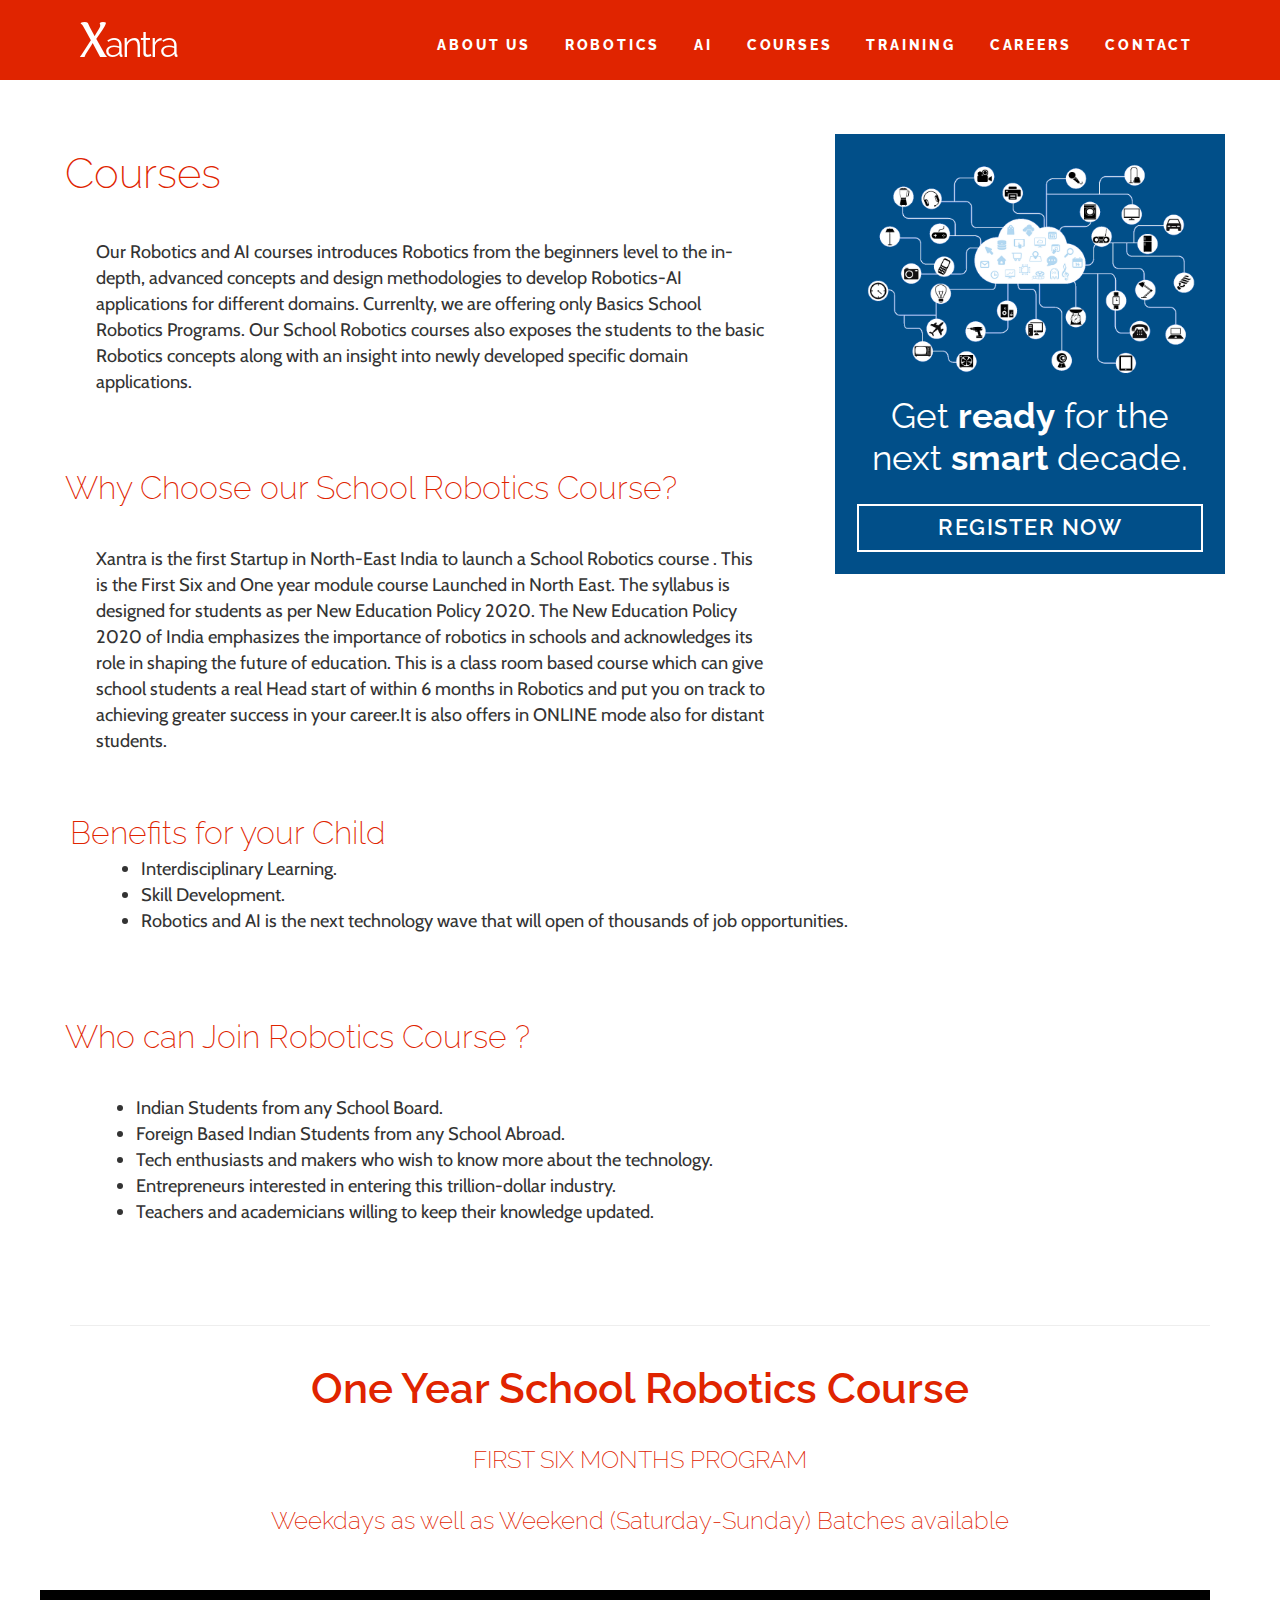
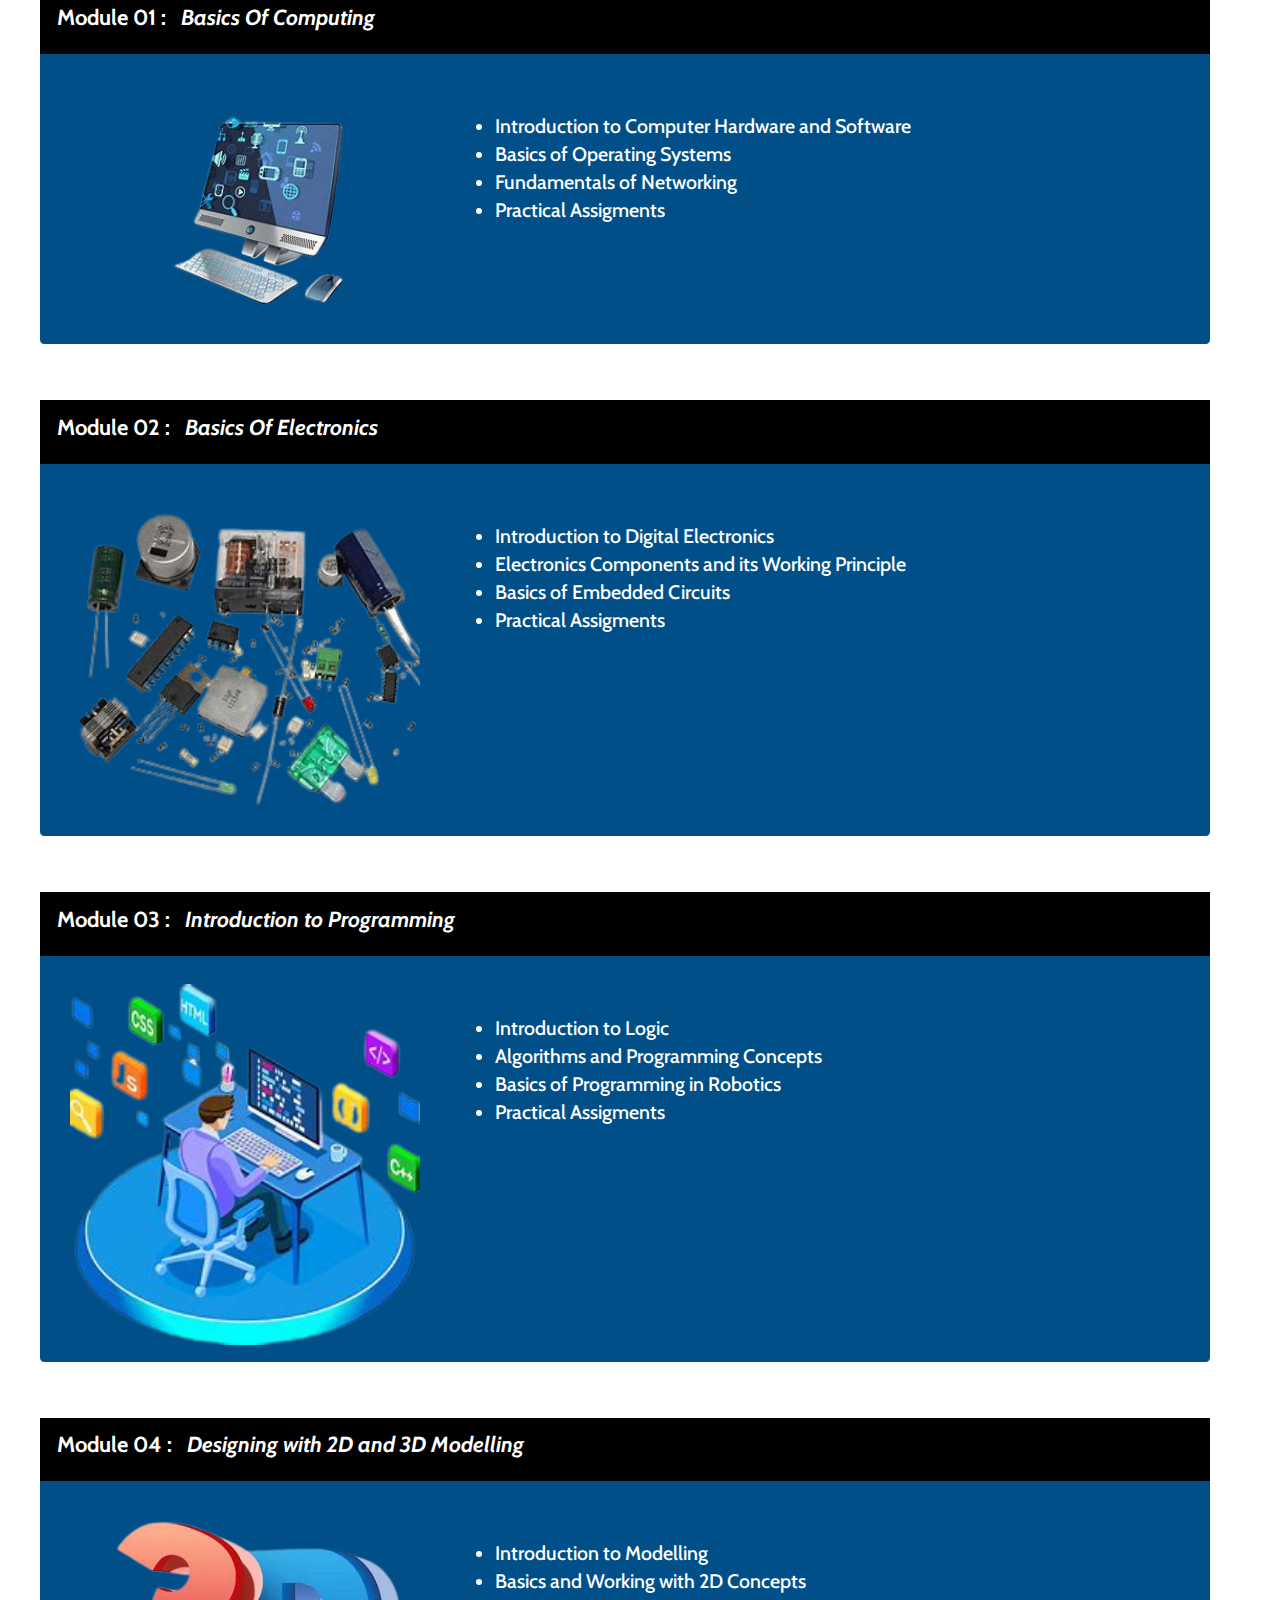
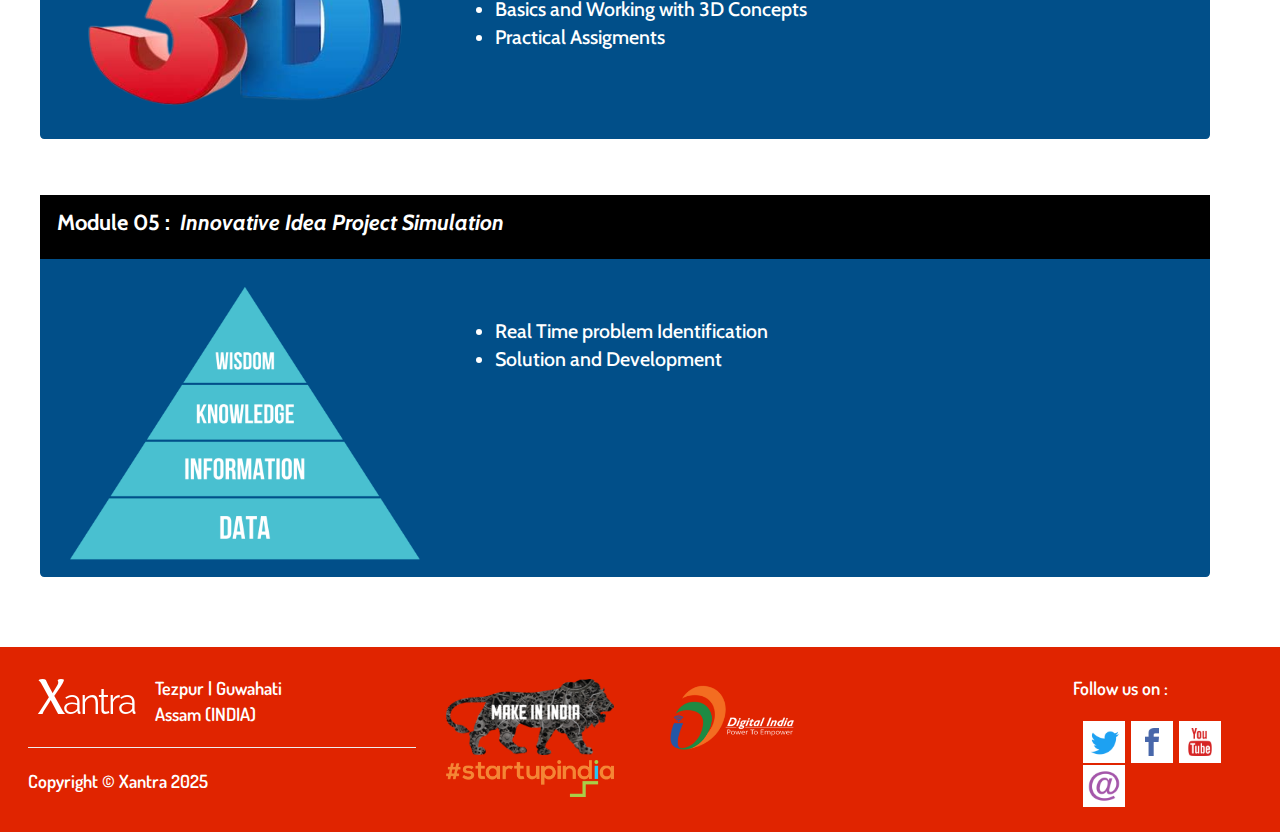
<file: courses.html>
<!DOCTYPE html>
<html lang="en">

<head>

    <meta charset="utf-8">
    <meta http-equiv="X-UA-Compatible" content="IE=edge">
    <meta name="viewport" content="width=device-width, initial-scale=1">
    <meta name="description" content="">
    <meta name="author" content="">

    <title> Our Courses | Xantra</title>

    <!-- Fonts (Cabin for Heading, Raleway for Text, Dosis for Buttons/Display) -->
    <link href='https://fonts.googleapis.com/css?family=Cabin:400,500,600,700' rel='stylesheet' type='text/css'>
    <link href='https://fonts.googleapis.com/css?family=Raleway:400,500,600,700,800,300' rel='stylesheet' type='text/css'>
    <link href='https://fonts.googleapis.com/css?family=Dosis:400,600,700,500' rel='stylesheet' type='text/css'>

    <!-- Bootstrap Core CSS -->
    <link href="css/bootstrap.min.css" rel="stylesheet">

    <!-- Custom CSS -->
    <link href="css/main.css" rel="stylesheet">

    <!-- HTML5 Shim and Respond.js IE8 support of HTML5 elements and media queries -->
    <!-- WARNING: Respond.js doesn't work if you view the page via file:// -->
    <!--[if lt IE 9]>
        <script src="https://oss.maxcdn.com/libs/html5shiv/3.7.0/html5shiv.js"></script>
        <script src="https://oss.maxcdn.com/libs/respond.js/1.4.2/respond.min.js"></script>
    <![endif]-->

</head>

<body>

    <!-- Navigation -->
    <nav class="navbar navbar-fixed-top xantra_nav_parent" role="navigation">
        <div class="container xantra_nav_child">
            <!-- Brand and toggle get grouped for better mobile display -->
            <div class="navbar-header">
                <button type="button" class="navbar-toggle" data-toggle="collapse" data-target="#bs-example-navbar-collapse-1">
                    <span class="sr-only">Toggle navigation</span>
                    <span class="icon-bar"></span>
                    <span class="icon-bar"></span>
                    <span class="icon-bar"></span>
                </button>
                <a href="index.html" class="pull-left">
                    <img class="img-center" src="img/xantra_logo.png"></img>
                </a>
                <!--<a class="navbar-brand" href="#">Xantra</a>-->
            </div>
            <!-- Collect the nav links, forms, and other content for toggling -->
            <div class="collapse navbar-collapse" id="bs-example-navbar-collapse-1">
                <ul class="nav navbar-nav">
                    <li>
                        <a href="about.html">About Us</a>
                    </li>
                    <li>
                        <a href="robotics.html">Robotics </a>
                    </li>
                    <li>
                        <a href="ai.html"> AI</a>
                    </li>
                    <li>
                        <a href="courses.html">Courses</a>
                    </li>
                    <li>
                        <a href="training.html">Training</a>
                    </li>
                    <li>
                        <a href="careers.html">Careers</a>
                    </li>
                     
                    <li>
                        <a href="http://goo.gl/forms/sQNxPtMDQaOvxchs2">Contact</a>
                    </li>
                </ul>
            </div>
            <!-- /.navbar-collapse -->
        </div>
        <!-- /.container -->
    </nav>

    <!-- Page Content -->
	<div class="container">
		
	        <div class="row what-we-do" style="padding-bottom: 0em;">			
			<div class="training-intro col-md-8">
				<div class="head_main">
				    <span class="h2-head">Courses</span>
				</div>
				<div class="training_text" style="padding-left: 2.2em; padding-right: 4.2em;">
					<p>Our Robotics and AI  courses introduces Robotics from the beginners level to the in-depth, advanced concepts and design methodologies to develop Robotics-AI applications for different domains. Currenlty, we are offering only Basics School Robotics Programs.
Our School Robotics courses also exposes the students to the basic Robotics concepts along with an insight into newly developed specific domain applications.</p>	
				</div>
					
				<div class="head_main">
					<span class="h3-head">Why Choose our School Robotics Course?</span>
				</div>
				<div class="training_text" style="padding-left: 2.2em; padding-right: 4.2em; padding-bottom: 0em;">
					<p style="padding-bottom: 2em;">Xantra is the first Startup in North-East India to launch a School Robotics course . This is the First Six and One year module course Launched in North East. The syllabus is designed for students as per New Education Policy 2020.
The New Education Policy 2020 of India emphasizes the importance of robotics in schools and acknowledges its role in shaping the future of education.
This is a class room based course which can give school students a real Head start of within 6 months in Robotics and put you on track to achieving greater success in your career.It is also offers in ONLINE mode also for distant students.</p>
				</div>
			
			</div>
			
			
			
			<div class="training-promo col-md-4">
				<img src="img/cloud_trans.png" width="100%"></img>
				<p class="promo-title">Get <strong>ready</strong> for the next <strong>smart</strong> decade.</p>
				<p class="promo-content"></p>
				<button class="btn btn-block btn-custom-register" type="submit" onclick="location.href='https://xantra.wufoo.com/forms/zsefxxu037za9y/'">REGISTER NOW</button>
			</div>
		
		</div>
	




<div class="head_main">
					<span class="h3-head">Benefits for your Child </span>
				</div>
		<div class="training_text" style="padding-top: 0; padding-left: 2.2em;">
			<ul class="training-list-group">
				
				
				<li class="training-list-item">Interdisciplinary Learning. </strong></li>
				<li class="training-list-item">Skill Development. </strong></li>			
				<li class="training-list-item">Robotics and AI is the next technology wave that will open of thousands of job opportunities.</li>
                              
			</ul>

			
		</div>
	






		<div class="row what-we-do" style="padding-top: 0em; padding-bottom: 0;">
			
			<div class="training-intro col-md-12">
				<div class="head_main">
					<span class="h3-head">Who can Join Robotics Course ?</span>
				</div>
				<div class="training_text" style="padding-right: 4.2em; padding-left: 2.2em;">
					<ul class="training-list-group">
						<li class="training-list-item">Indian Students from any School Board.</li>
						<li class="training-list-item">Foreign Based Indian Students from any School Abroad.</li>
						<li class="training-list-item">Tech enthusiasts and makers who wish to know more about the technology.</li>
						<li class="training-list-item">Entrepreneurs interested in entering this trillion-dollar industry.</li>
						<li class="training-list-item">Teachers and academicians willing to keep their knowledge updated.</li>
					</ul>
				</div>
			</div>
		</div>
		<hr />



		<div class="row what-we-do" style="padding-top: 0;">
			<div class="training-modules-head">
				<h1 class="h2-head h2-head-bold"> One Year School Robotics Course  </h1>
                                <h2 class="h4-head"> FIRST SIX MONTHS PROGRAM </h2>  
				<h3 class="h4-head">Weekdays as well as Weekend (Saturday-Sunday) Batches available</h3>
			</div>
					
		
				<div class="training-modules-container row">
			 		<div class="training-modules-title col-md-12">
						<p class="module-title"><strong>Module 01 : &nbsp;<em> Basics Of Computing</em></strong></p>
						<p style="font-size:1.1em;"></p>
					</div>
					<div class="training-modules-data col-md-12">
						<div class="training-modules-img col-md-4">
							<img width="100%" src="img/Comp_Hard1.png" />
						</div>
						<div class="training-modules-content col-md-8">
							<ul>
								<li> Introduction to Computer Hardware and Software </li>
								<li> Basics of Operating Systems  </li>
								<li> Fundamentals of Networking</li>  								
								<li> Practical Assigments </li>																		
							</ul>
						</div>
					</div>
				</div>


             <div class="training-modules-container row">
			 		<div class="training-modules-title col-md-12">
						<p class="module-title"><strong>Module 02 : &nbsp;<em> Basics Of Electronics</em></strong></p>
						<p style="font-size:1.1em;"></p>
					</div>
					<div class="training-modules-data col-md-12">
						<div class="training-modules-img col-md-4">
							<img width="100%" src="img/Components20.png" />
						</div>
						<div class="training-modules-content col-md-8">
							<ul>
								<li> Introduction to Digital Electronics </li>
								<li> Electronics Components and its Working Principle  </li>							 							                         <li> Basics of Embedded Circuits </li>	
								<li> Practical Assigments </li>																		
							</ul>
						</div>
					</div>
				</div>



                                  <div class="training-modules-container row">
			 		<div class="training-modules-title col-md-12">
						<p class="module-title"><strong>Module 03 : &nbsp;<em> Introduction to Programming</em></strong></p>
						<p style="font-size:1.1em;"></p>
					</div>
					<div class="training-modules-data col-md-12">
						<div class="training-modules-img col-md-4">
							<img width="100%" src="img/Program10.png" />
						</div>
						<div class="training-modules-content col-md-8">
							<ul>
								<li> Introduction to Logic  </li>
								<li> Algorithms and Programming Concepts  </li>							 							                                        <li> Basics of Programming in Robotics </li>	
								<li> Practical Assigments </li>																		
							</ul>
						</div>
					</div>
				</div>



                            	 <div class="training-modules-container row">
			 		<div class="training-modules-title col-md-12">
						<p class="module-title"><strong>Module 04 : &nbsp;<em> Designing with 2D and 3D Modelling</em></strong></p>
						<p style="font-size:1.1em;"></p>
					</div>
					<div class="training-modules-data col-md-12">
						<div class="training-modules-img col-md-4">
							<img width="100%" src="img/3d1.png" />
						</div>
						<div class="training-modules-content col-md-8">
							<ul>
								<li> Introduction to Modelling  </li>
								<li> Basics and Working with 2D Concepts  </li>
								<li> Basics and Working with 3D Concepts </li>	
								<li> Practical Assigments </li>																		
							</ul>
						</div>
					</div>
				</div>


					
				
				
				
				
				
				
				<div class="training-modules-container row">
					<div class="training-modules-title col-md-12">
						<p class="module-title"><strong>Module 05 : &nbsp;<em>Innovative Idea Project Simulation</em></strong></p>
						<p style="font-size:1.1em;"></p>
					</div>
					<div class="training-modules-data col-md-12">
						<div class="training-modules-img col-md-4">
							<img width="100%" src="img/pyramid.png" />
						</div>
						<div class="training-modules-content col-md-8">
							<ul>
								<li>Real Time problem Identification</li>
								<li> Solution and Development</li>
							</ul>
						</div>
					</div>
				</div>	
			</div>
			
		</div>
	</div>
	<!-- /.container -->

    <div class="container footer">
        <!-- Footer -->
        <footer>
            <div class="row">
                <div class="col-md-4">
                        <div>
                                <a href="index.html" class="pull-left">
                                        <img class="img-center" src="img/xantra_logo.png"></img>
                                </a>
                        </div>
                        <p style="margin-left: 7em;">Tezpur | Guwahati<br />Assam (INDIA)</p>
                        <hr />
                        <p>Copyright &copy; Xantra 2025</p>
                </div><!--
				--><div class="col-md-6">
					<div class="img_banner">
						<img class="img_campaign" src="img/makeinindia.png"></img>
						<img class="img_campaign" src="img/digitalindia.png"></img>
						<img class="img_campaign" src="img/si.png"></img>
					</div>
				</div><!--
                --><div class="col-md-2">
                        <p>Follow us on : </p>
                        <div class="icons">
                            <a class="twitter" href="https://twitter.com/hxantra"><img src="img/social/twt.png" style="width: 3em;"></a>
                            <a class="facebook" href="https://www.facebook.com/Xantra-Tezpur-1747093022214619"><img src="img/social/fbk.png" style="width: 3em;"></a>
                            <a class="youtube" href="https://www.youtube.com/channel/UCY8BBm5fJQh9MiNahlH-wxA"><img src="img/social/youtube.png" style="width: 3em;"></a>
                            <a class="email" href="mailto:hrxantra@gmail.com"><img src="img/social/email.png" style="width: 3em;"></a>
                        </div>
                   </div>
            </div>
            <!-- /.row -->
        </footer>
    </div>
    <!-- Analytics -->
        <script>
                (function(i,s,o,g,r,a,m){i['GoogleAnalyticsObject']=r;i[r]=i[r]||function(){
                (i[r].q=i[r].q||[]).push(arguments)},i[r].l=1*new Date();a=s.createElement(o),
                m=s.getElementsByTagName(o)[0];a.async=1;a.src=g;m.parentNode.insertBefore(a,m)
                })(window,document,'script','https://www.google-analytics.com/analytics.js','ga');
                ga('create', 'UA-80580434-1', 'auto');
                ga('send', 'pageview');
        </script>
    <!-- jQuery -->
    <script src="js/jquery.js"></script>

    <!-- Bootstrap Core JavaScript -->
    <script src="js/bootstrap.min.js"></script>
    <script src="js/prefixfree.min.js"></script>

</body>

</html>
</file>
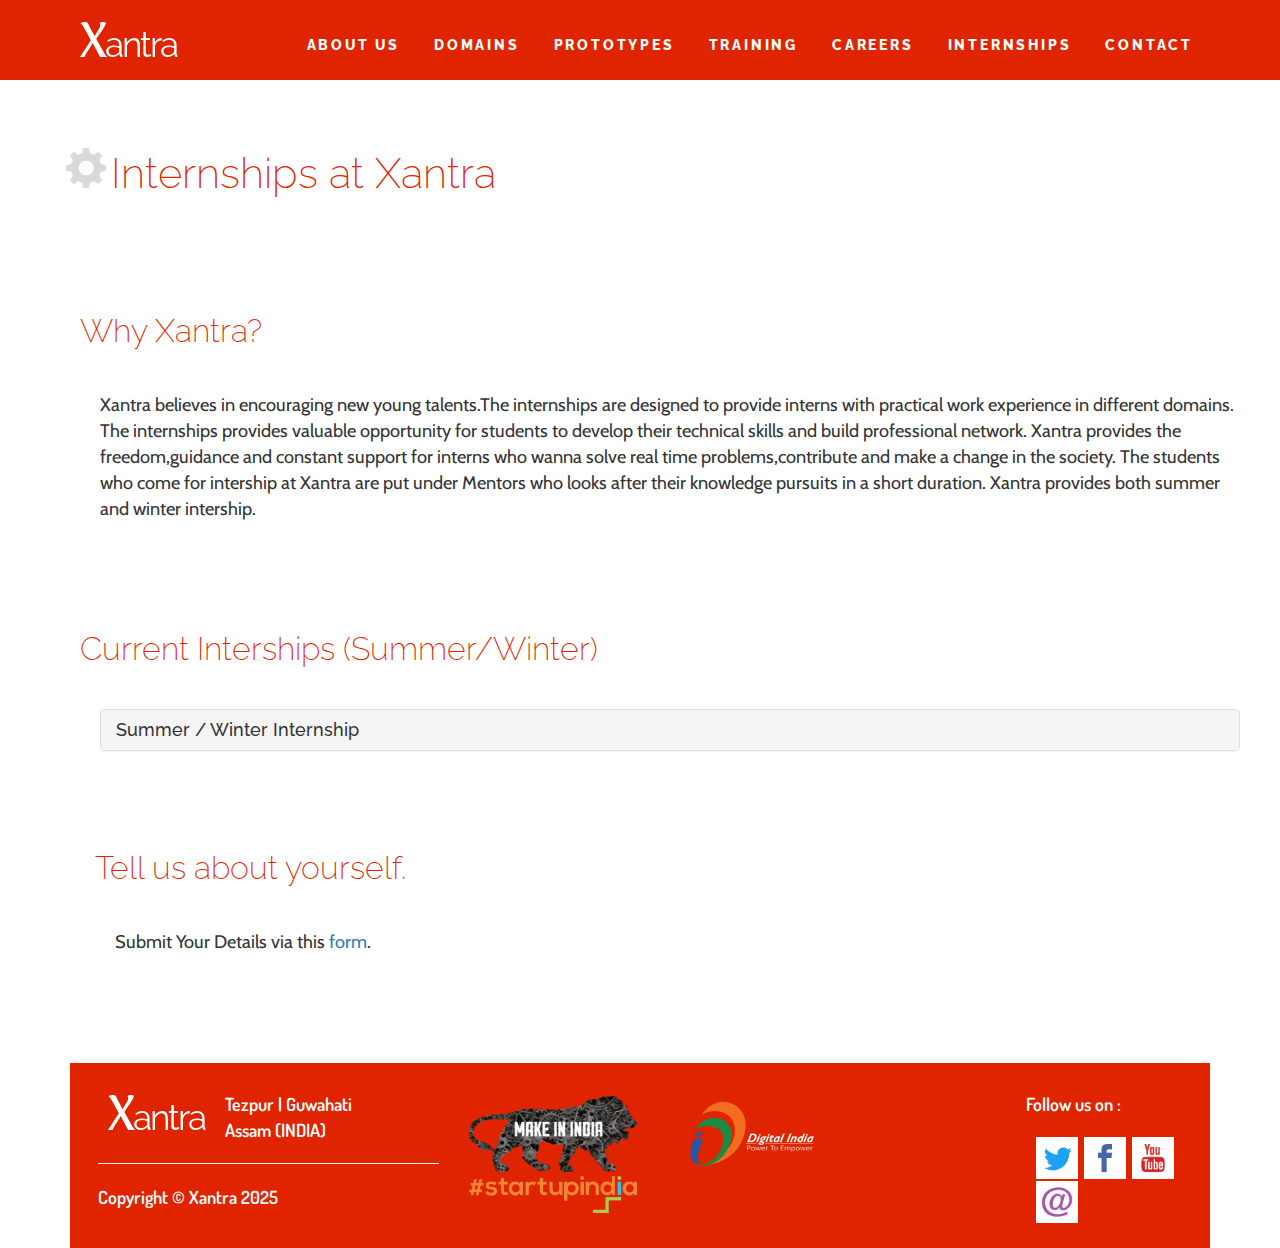
<file: internship.html>
<!DOCTYPE html>
<html lang="en">

<head>

    <meta charset="utf-8">
    <meta http-equiv="X-UA-Compatible" content="IE=edge">
    <meta name="viewport" content="width=device-width, initial-scale=1">
    <meta name="description" content="">
    <meta name="author" content="">

    <title>Internships | Xantra</title>

    <!-- Fonts (Cabin for Heading, Raleway for Text, Dosis for Buttons/Display) -->
    <link href='https://fonts.googleapis.com/css?family=Cabin:400,500,600,700' rel='stylesheet' type='text/css'>
    <link href='https://fonts.googleapis.com/css?family=Raleway:400,500,600,700,800,300' rel='stylesheet' type='text/css'>
    <link href='https://fonts.googleapis.com/css?family=Dosis:400,600,700,500' rel='stylesheet' type='text/css'>

    <!-- Bootstrap Core CSS -->
    <link href="css/bootstrap.min.css" rel="stylesheet">

    <!-- Custom CSS -->
    <link href="css/main.css" rel="stylesheet">

    <!-- HTML5 Shim and Respond.js IE8 support of HTML5 elements and media queries -->
    <!-- WARNING: Respond.js doesn't work if you view the page via file:// -->
    <!--[if lt IE 9]>
        <script src="https://oss.maxcdn.com/libs/html5shiv/3.7.0/html5shiv.js"></script>
        <script src="https://oss.maxcdn.com/libs/respond.js/1.4.2/respond.min.js"></script>
    <![endif]-->

</head>

<body>

    <!-- Navigation -->
    <nav class="navbar navbar-fixed-top xantra_nav_parent" role="navigation">
        <div class="container xantra_nav_child">
            <!-- Brand and toggle get grouped for better mobile display -->
            <div class="navbar-header">
                <button type="button" class="navbar-toggle" data-toggle="collapse" data-target="#bs-example-navbar-collapse-1">
                    <span class="sr-only">Toggle navigation</span>
                    <span class="icon-bar"></span>
                    <span class="icon-bar"></span>
                    <span class="icon-bar"></span>
                </button>
                <a href="index.html" class="pull-left">
                    <img class="img-center" src="img/xantra_logo.png"></img>
                </a>
                <!--<a class="navbar-brand" href="#">Xantra</a>-->
            </div>
            <!-- Collect the nav links, forms, and other content for toggling -->
            <div class="collapse navbar-collapse" id="bs-example-navbar-collapse-1">
                <ul class="nav navbar-nav">
                    <li>
                        <a href="about.html">About Us</a>
                    </li>
                    <li>
                        <a href="products.html">Domains</a>
                    </li>
                    <li>
                        <a href="prototypes.html">Prototypes</a>
                    </li>
                    <li>
                        <a href="training.html">Training</a>
                    </li>
                    <li>
                        <a href="careers.html">Careers</a>
                    </li>
           <li>
                        <a href="internship.html">Internships</a>
                    </li>
                    <li>
                        <a href="http://goo.gl/forms/sQNxPtMDQaOvxchs2">Contact</a>
                    </li>
                </ul>
            </div>
            <!-- /.navbar-collapse -->
        </div>
        <!-- /.container -->
    </nav>

    <!-- Page Content -->
	<div class="container">
	        <div class="row what-we-do" style="padding-bottom: 0em;">			
			<div class="training-intro col-md-8">
				<div class="head_main">
					<span class="glyphicon glyphicon-cog" style="color: #D7D9DB; font-size: 42px;"></span>
					<span class="h2-head">Internships at Xantra</span>
				</div>
			</div>
		</div>
		
		<div class="container">
			
			<div class="row what-we-do" style="padding-bottom: 2em;">			
				<div class="training-intro col-md-8">
					<div class="head_main">
						<span class="h3-head">Why Xantra?</span>
					</div>
				</div>
			</div>
			
			<div class="container">
				<p>Xantra  believes in encouraging new young talents.The internships are designed to provide interns
					with practical work experience in different domains. 
					The internships provides valuable opportunity for students to develop their technical skills 
					and build professional network.
				        Xantra  provides the freedom,guidance and constant support for interns who 
			             wanna solve real time problems,contribute and make a change in the society.
				     The students who come for intership at Xantra are put under Mentors who looks after their knowledge pursuits in a short duration.
			             Xantra provides both summer and winter intership.</p>
			</div>

			
			<div class="row what-we-do" style="padding-bottom: 2em;">			
				<div class="training-intro col-md-8">
					<div class="head_main">
						<span class="h3-head">Current Interships (Summer/Winter)</span>
					</div>
				</div>
			</div>
			
			
			
			<div class="container">

				<div id="accordion" class="panel-group">
	
					<div class="panel panel-default">
						
						<div class="panel-heading">
							<h4 class="panel-title">
								<a data-toggle="collapse" data-parent="#accordion" href="#collapseOne">Summer / Winter Internship</a>
							</h4>
						</div>
		    
						<div id="collapseOne" class="panel-collapse collapse">
							<div class="panel-body">
								<p class="small_heading">Qualifications:</p>
								<ul class="theme-list">
								    <li>Students in pre-final or Final Year from Engineering Background can Apply.  </li>
                                                                   <li> ITI/Diploma Students from different Colleges can also Apply.  </li> 
								    <li>The candidate should have good command over English Language</li>
								    <li>The candidate from Deparment of CSE/ECE/Instrumentation/ME would be preferred</li>			
								    <li>Freshers having good programming knowledge and analytical skills can also apply.</li>
								     
								</ul>
	
								<p class="small_heading"> Broad Domains:</p>							
								<ul class="theme-list">
								    
                                                                     <li>Artifical Intelligience/Machine Learning/Pattern Recognition/NLP</li>
								    <li>Internet of Things/Smart Automation/Cloud Computing/Data Science</li>
								    <li>Digital Health(IoMT) /Waste Management/Disaster Management</li>
                                                                    <li>Cyber Security/AI accelerated security/Private Cloud Security and privacy</li>  
                                                                    <li> Bio-Informatics</li>
								    <li>Electronic System Design,Synthesis and Testing</li>
								</ul>
	
                                                            <p class="small_heading">Selection Process:</p>
								<ul class="theme-list">
								    <li> Mail updated Resume /CV/Bio-Data to hrxantra@gmail.com</li>
								    <li> Short Telephonic HR Interview</li>
								    <li> Selected candidates would be informed through mail/phone.</li>
								</ul>

								
							</div>
						</div>
					</div>
					
					
		

			<div class="row what-we-do" style="padding-bottom: 2em;">			
				<div class="training-intro col-md-8">
					<div class="head_main">
						<span class="h3-head">Tell us about yourself.</span>
					</div>
				</div>
			</div>
			
			<div class="bottom_p container">
				<p>Submit Your Details via this <a href="https://forms.gle/UhiL9LGBH3JkpeXY8">form</a>.</p>
			
					</div>
		</div>
			
		</div>
	</div>
	<!-- /.container -->

    <div class="container footer">
        <!-- Footer -->
        <footer>
            <div class="row">
                <div class="col-md-4">
                        <div>
                                <a href="index.html" class="pull-left">
                                        <img class="img-center" src="img/xantra_logo.png"></img>
                                </a>
                        </div>
                        <p style="margin-left: 7em;">Tezpur | Guwahati<br />Assam (INDIA)</p>
                        <hr />
                        <p>Copyright &copy; Xantra 2025</p>
                </div><!--
				--><div class="col-md-6">
					<div class="img_banner">
						<img class="img_campaign" src="img/makeinindia.png"></img>
						<img class="img_campaign" src="img/digitalindia.png"></img>
						<img class="img_campaign" src="img/si.png"></img>
					</div>
				</div><!--
                --><div class="col-md-2">
                        <p>Follow us on : </p>
                        <div class="icons">
                            <a class="twitter" href="https://twitter.com/hxantra"><img src="img/social/twt.png" style="width: 3em;"></a>
                            <a class="facebook" href="https://www.facebook.com/Xantra-Tezpur-1747093022214619"><img src="img/social/fbk.png" style="width: 3em;"></a>
                            <a class="youtube" href="https://www.youtube.com/channel/UCY8BBm5fJQh9MiNahlH-wxA"><img src="img/social/youtube.png" style="width: 3em;"></a>
                            <a class="email" href="mailto:hrxantra@gmail.com"><img src="img/social/email.png" style="width: 3em;"></a>
                        </div>
                   </div>
            </div>
            <!-- /.row -->
        </footer>
    </div>
    <!-- Analytics -->
        <script>
                (function(i,s,o,g,r,a,m){i['GoogleAnalyticsObject']=r;i[r]=i[r]||function(){
                (i[r].q=i[r].q||[]).push(arguments)},i[r].l=1*new Date();a=s.createElement(o),
                m=s.getElementsByTagName(o)[0];a.async=1;a.src=g;m.parentNode.insertBefore(a,m)
                })(window,document,'script','https://www.google-analytics.com/analytics.js','ga');
                ga('create', 'UA-80580434-1', 'auto');
                ga('send', 'pageview');
        </script>
    <!-- jQuery -->
    <script src="js/jquery.js"></script>

    <!-- Bootstrap Core JavaScript -->
    <script src="js/bootstrap.min.js"></script>
    <script src="js/prefixfree.min.js"></script>

</body>

</html>
</file>
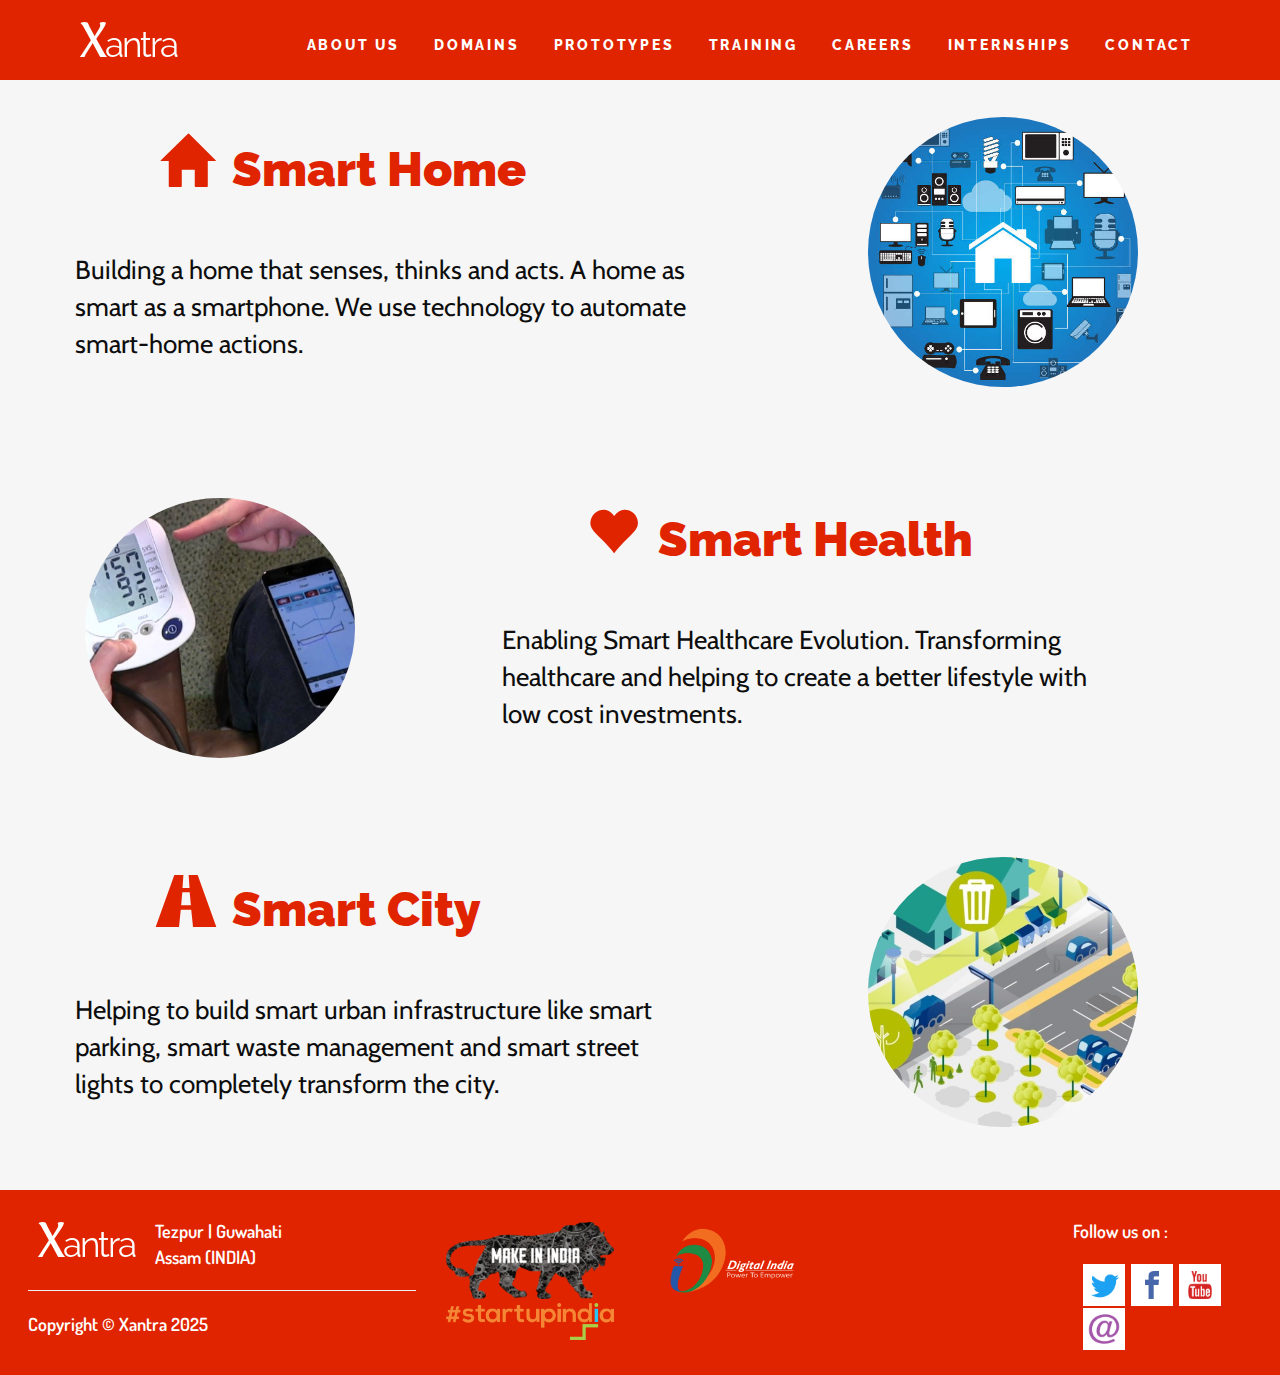
<file: products.html>
<!DOCTYPE html>
<html lang="en">

<head>

    <meta charset="utf-8">
    <meta http-equiv="X-UA-Compatible" content="IE=edge">
    <meta name="viewport" content="width=device-width, initial-scale=1">
    <meta name="description" content="">
    <meta name="author" content="">

    <title>Domains | Xantra</title>
    
    <!-- Fonts (Cabin for Heading, Raleway for Text, Dosis for Buttons/Display) -->
    <link href='https://fonts.googleapis.com/css?family=Cabin:400,500,600,700' rel='stylesheet' type='text/css'>
    <link href='https://fonts.googleapis.com/css?family=Raleway:400,500,600,700,800,300' rel='stylesheet' type='text/css'>
    <link href='https://fonts.googleapis.com/css?family=Dosis:400,600,700,500' rel='stylesheet' type='text/css'>

    <!-- Bootstrap Core CSS -->
    <link href="css/bootstrap.min.css" rel="stylesheet">

    <!-- Custom CSS -->
    <link href="css/main.css" rel="stylesheet">

    <!-- HTML5 Shim and Respond.js IE8 support of HTML5 elements and media queries -->
    <!-- WARNING: Respond.js doesn't work if you view the page via file:// -->
    <!--[if lt IE 9]>
        <script src="https://oss.maxcdn.com/libs/html5shiv/3.7.0/html5shiv.js"></script>
        <script src="https://oss.maxcdn.com/libs/respond.js/1.4.2/respond.min.js"></script>
    <![endif]-->

</head>

<body>

    <!-- Navigation -->
    <nav class="navbar navbar-fixed-top xantra_nav_parent" role="navigation">
        <div class="container xantra_nav_child">
            <!-- Brand and toggle get grouped for better mobile display -->
            <div class="navbar-header">
                <button type="button" class="navbar-toggle" data-toggle="collapse" data-target="#bs-example-navbar-collapse-1">
                    <span class="sr-only">Toggle navigation</span>
                    <span class="icon-bar"></span>
                    <span class="icon-bar"></span>
                    <span class="icon-bar"></span>
                </button>
                <a href="index.html" class="pull-left">
                    <img class="img-center" src="img/xantra_logo.png"></img>
                </a>
                <!--<a class="navbar-brand" href="#">Xantra</a>-->
            </div>
            <!-- Collect the nav links, forms, and other content for toggling -->
            <div class="collapse navbar-collapse" id="bs-example-navbar-collapse-1">
                <ul class="nav navbar-nav">
                    <li>
                        <a href="about.html">About Us</a>
                    </li>
                    <li>
                        <a href="products.html">Domains</a>
                    </li>
                    <li>
                        <a href="prototypes.html">Prototypes</a>
                    </li>
                    <li>
                        <a href="training.html">Training</a>
                    </li>
                    <li>
                        <a href="careers.html">Careers</a>
                    </li>
		    <li>
                        <a href="internship.html">Internships</a>
                    </li>	
                    <li>
                        <a href="http://goo.gl/forms/sQNxPtMDQaOvxchs2">Contact</a>
                    </li>
                </ul>
            </div>
            <!-- /.navbar-collapse -->
        </div>
        <!-- /.container -->
    </nav>

    
    <!-- Page Content -->
    <div class="container-fluid products_main">
    
        <div class="row products product_auto">
                <div class="col-xs-12 col-md-8 cont_home_auto">
                        <div class="product_heading">
                                <h2 class="head_home"><span class="glyphicon glyphicon-home icon_home"></span>Smart Home</h2>
                                <p class="text_home">Building a home that senses, thinks and acts. A home as smart as a smartphone. We use technology to automate smart-home actions.</p>
                        </div>
                </div><!--
                --><div class="col-xs-12 col-md-4 cont_home_img hidden-xs">
                        <img class="img img-circle vcenter home_img" src="img/product_home.jpg" width="270">
                </div>
        </div>
        
        <div class="row products product_auto">
                <div class="col-xs-12 col-md-4 cont_health_img hidden-xs">
                        <img class="img img-circle vcenter health_img" src="img/product_health.jpg" width="270">
                </div><!--
                --><div class="col-xs-12 col-md-8">
                        <div class="product_heading">
                                <h2 class="head_home"><span class="glyphicon glyphicon-heart icon_home"></span>Smart Health</h2>
                                <p class="text_home">Enabling Smart Healthcare Evolution. Transforming healthcare and helping to create a better lifestyle with low cost investments.</p>
                        </div>
                </div>
        </div>
        
        <div class="row products product_auto">
                <div class="col-xs-12 col-md-8 cont_home_auto">
                        <div class="product_heading">
                                <h2 class="head_home"><span class="glyphicon glyphicon-road icon_home"></span>Smart City</h2>
                                <p class="text_home">Helping to build smart urban infrastructure like smart parking, smart waste management and smart street lights to completely transform the city.</p>
                        </div>
                </div><!--
                --><div class="col-xs-12 col-md-4 cont_home_img hidden-xs">
                        <img class="img img-circle vcenter home_img" src="img/product_city.jpg" width="270">
                </div>
        </div>
        
    </div>
    
    
    <div class="container footer">
        <!-- Footer -->
        <footer>
            <div class="row">
                <div class="col-md-4">
                        <div>
                                <a href="index.html" class="pull-left">
                                        <img class="img-center" src="img/xantra_logo.png"></img>
                                </a>
                        </div>
                        <p style="margin-left: 7em;">Tezpur | Guwahati<br />Assam (INDIA)</p>
                        <hr />
                        <p>Copyright &copy; Xantra 2025</p>
                </div><!--
				--><div class="col-md-6">
					<div class="img_banner">
						<img class="img_campaign" src="img/makeinindia.png"></img>
						<img class="img_campaign" src="img/digitalindia.png"></img>
                                                <img class="img_campaign" src="img/si.png"></img>
					</div>
				</div><!--
                --><div class="col-md-2">
                        <p>Follow us on : </p>
                        <div class="icons">
                            <a class="twitter" href="https://twitter.com/hxantra"><img src="img/social/twt.png" style="width: 3em;"></a>
                            <a class="facebook" href="https://www.facebook.com/Xantra-Tezpur-1747093022214619"><img src="img/social/fbk.png" style="width: 3em;"></a>
                            <a class="youtube" href="https://www.youtube.com/channel/UCY8BBm5fJQh9MiNahlH-wxA"><img src="img/social/youtube.png" style="width: 3em;"></a>
                            <a class="email" href="mailto:hrxantra@gmail.com"><img src="img/social/email.png" style="width: 3em;"></a>
                        </div>
                   </div>
            </div>
            <!-- /.row -->
        </footer>
    </div>

    <!-- jQuery -->
    <script src="js/jquery.js"></script>
    <!-- Bootstrap Core JavaScript -->
    <script src="js/bootstrap.min.js"></script>
    <script src="js/prefixfree.min.js"></script>
    <!-- Analytics -->
        <script>
                (function(i,s,o,g,r,a,m){i['GoogleAnalyticsObject']=r;i[r]=i[r]||function(){
                (i[r].q=i[r].q||[]).push(arguments)},i[r].l=1*new Date();a=s.createElement(o),
                m=s.getElementsByTagName(o)[0];a.async=1;a.src=g;m.parentNode.insertBefore(a,m)
                })(window,document,'script','https://www.google-analytics.com/analytics.js','ga');
                ga('create', 'UA-80580434-1', 'auto');
                ga('send', 'pageview');
        </script>

</body>

</html>
</file>
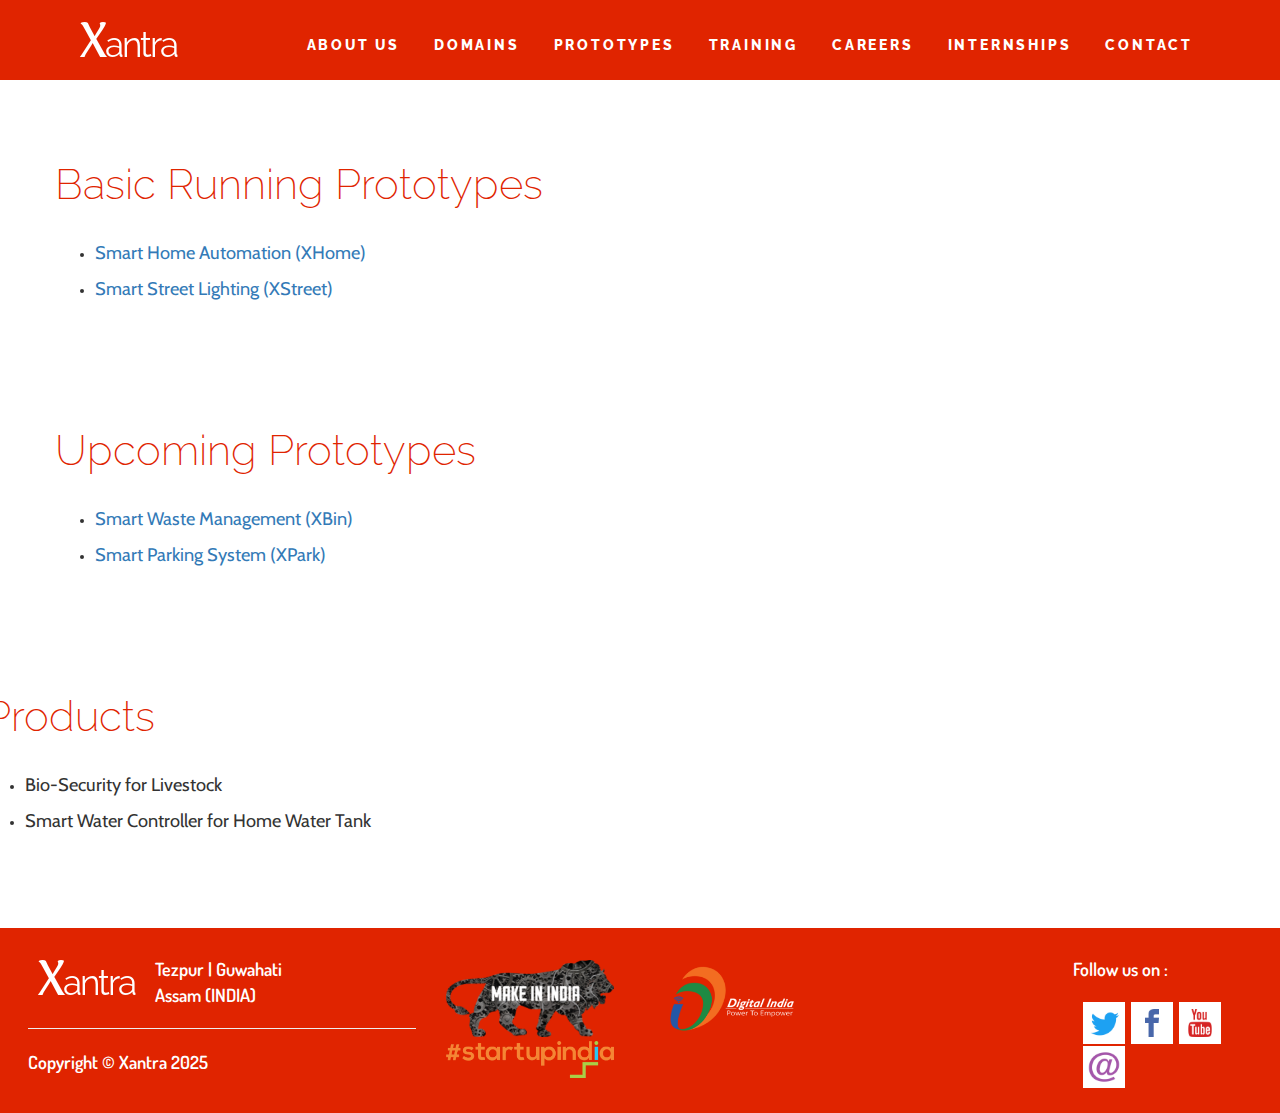
<file: prototypes.html>
<!DOCTYPE html>
<html lang="en">

<head>

    <meta charset="utf-8">
    <meta http-equiv="X-UA-Compatible" content="IE=edge">
    <meta name="viewport" content="width=device-width, initial-scale=1">
    <meta name="description" content="">
    <meta name="author" content="">

    <title>Prototypes | Xantra</title>

    <!-- Fonts (Cabin for Heading, Raleway for Text, Dosis for Buttons/Display) -->
    <link href='https://fonts.googleapis.com/css?family=Cabin:400,500,600,700' rel='stylesheet' type='text/css'>
    <link href='https://fonts.googleapis.com/css?family=Raleway:400,500,600,700,800,300' rel='stylesheet' type='text/css'>
    <link href='https://fonts.googleapis.com/css?family=Dosis:400,600,700,500' rel='stylesheet' type='text/css'>
    <link href='http://weloveiconfonts.com/api/?family=entypo' rel='stylesheet' type='text/css'>


    <!-- jQuery -->
    <script src="js/jquery.js"></script>
    <!-- Bootstrap Core JavaScript -->
    <script src="js/bootstrap.min.js"></script>

    <!-- Bootstrap Core CSS -->
    <link href="css/bootstrap.min.css" rel="stylesheet">

    <!-- Custom CSS -->
    <link href="css/main.css" rel="stylesheet">

    <!-- HTML5 Shim and Respond.js IE8 support of HTML5 elements and media queries -->
    <!-- WARNING: Respond.js doesn't work if you view the page via file:// -->
    <!--[if lt IE 9]>
        <script src="https://oss.maxcdn.com/libs/html5shiv/3.7.0/html5shiv.js"></script>
        <script src="https://oss.maxcdn.com/libs/respond.js/1.4.2/respond.min.js"></script>
    <![endif]-->
    <style>
        .galleria {
            width: 900px;
            height: 400px;
            background: #FFFFFF;
            margin-left: 3em;
            margin-bottom: 3em;
        }
    </style>
</head>

<body>

    <!-- Navigation -->
    <nav class="navbar navbar-fixed-top xantra_nav_parent" role="navigation">
        <div class="container xantra_nav_child">
            <!-- Brand and toggle get grouped for better mobile display -->
            <div class="navbar-header">
                <button type="button" class="navbar-toggle" data-toggle="collapse" data-target="#bs-example-navbar-collapse-1">
                    <span class="sr-only">Toggle navigation</span>
                    <span class="icon-bar"></span>
                    <span class="icon-bar"></span>
                    <span class="icon-bar"></span>
                </button>
                <a href="index.html" class="pull-left">
                    <img class="img-center" src="img/xantra_logo.png" />
                </a>
                <!--<a class="navbar-brand" href="#">Xantra</a>-->
            </div>
            <!-- Collect the nav links, forms, and other content for toggling -->
            <div class="collapse navbar-collapse" id="bs-example-navbar-collapse-1">
                <ul class="nav navbar-nav">
                    <li>
                        <a href="about.html">About Us</a>
                    </li>
                    <li>
                        <a href="products.html">Domains</a>
                    </li>
                    <li>
                        <a href="prototypes.html">Prototypes</a>
                    </li>
                    <li>
                        <a href="training.html">Training</a>
                    </li>
                    <li>
                        <a href="careers.html">Careers</a>
                    </li>
		    <li>
                        <a href="internship.html">Internships</a>
                    </li>
                    <li>
                        <a href="http://goo.gl/forms/sQNxPtMDQaOvxchs2">Contact</a>
                    </li>
                </ul>
            </div>
            <!-- /.navbar-collapse -->
        </div>
        <!-- /.container -->
    </nav>




    <div class='container'>
        <br /><br /><br /><br />
        <div class='row about_text'>

            <div class='head_about'>
                <span class='h2-head'>Basic Running Prototypes</span>
            </div>

            <div class='about_text'>
                <ul>
                    <li><p><a href='prototypes/xhome.html'>Smart Home Automation (XHome)</a></p></li>
                    <li><p><a href='prototypes/xstreet.html'>Smart Street Lighting (XStreet)</a></p></li>
                </ul>
            </div>
        </div>


        <div class='row about_text'>
            <div class='head_about'>
                <span class='h2-head'>Upcoming Prototypes</span>
            </div>
            <div class='about_text'>
                <ul>
                    <li><p><a href='prototypes/xbin.html'>Smart Waste Management (XBin)</a></p></li>
                    <li><p><a href='prototypes/xpark.html'>Smart Parking System (XPark)</a></p></li>
                </ul>
            </div>
        </div>

    </div>

          <div class='row about_text'>
             <div class='head_about'>
                <span class='h2-head'>  Products  </span>
            </div>
            <div class='about_text'>
                <ul>
                    <li><p>Bio-Security for Livestock</p></li>
                    <li><p>Smart Water Controller for Home Water Tank</a></p></li>
                </ul>
            </div>
        </div>

    </div>






    <div class="container footer">
        <!-- Footer -->
        <footer>
            <div class="row">
                <div class="col-md-4">
                        <div>
                                <a href="index.html" class="pull-left">
                                        <img class="img-center" src="img/xantra_logo.png"></img>
                                </a>
                        </div>
                        <p style="margin-left: 7em;">Tezpur | Guwahati<br />Assam (INDIA)</p>
                        <hr />
                        <p>Copyright &copy; Xantra 2025</p>
                </div><!--
				--><div class="col-md-6">
					<div class="img_banner">
						<img class="img_campaign" src="img/makeinindia.png"></img>
						<img class="img_campaign" src="img/digitalindia.png"></img>
						<img class="img_campaign" src="img/si.png"></img>
					</div>
				</div><!--
                --><div class="col-md-2">
                        <p>Follow us on : </p>
                        <div class="icons">
                            <a class="twitter" href="https://twitter.com/hxantra"><img src="img/social/twt.png" style="width: 3em;"></a>
                            <a class="facebook" href="https://www.facebook.com/Xantra-Tezpur-1747093022214619"><img src="img/social/fbk.png" style="width: 3em;"></a>
                            <a class="youtube" href="https://www.youtube.com/channel/UCY8BBm5fJQh9MiNahlH-wxA"><img src="img/social/youtube.png" style="width: 3em;"></a>
                            <a class="email" href="mailto:hrxantra@gmail.com"><img src="img/social/email.png" style="width: 3em;"></a>
                        </div>
                   </div>
            </div>
            <!-- /.row -->
        </footer>
    </div>






    <!-- Analytics -->
    <script>
        (function(i, s, o, g, r, a, m) {
            i['GoogleAnalyticsObject'] = r;
            i[r] = i[r] || function() {
                (i[r].q = i[r].q || []).push(arguments)
            }, i[r].l = 1 * new Date();
            a = s.createElement(o),
                m = s.getElementsByTagName(o)[0];
            a.async = 1;
            a.src = g;
            m.parentNode.insertBefore(a, m)
        })(window, document, 'script', 'https://www.google-analytics.com/analytics.js', 'ga');
        ga('create', 'UA-80580434-1', 'auto');
        ga('send', 'pageview');
    </script>
</body>

</html>
</file>
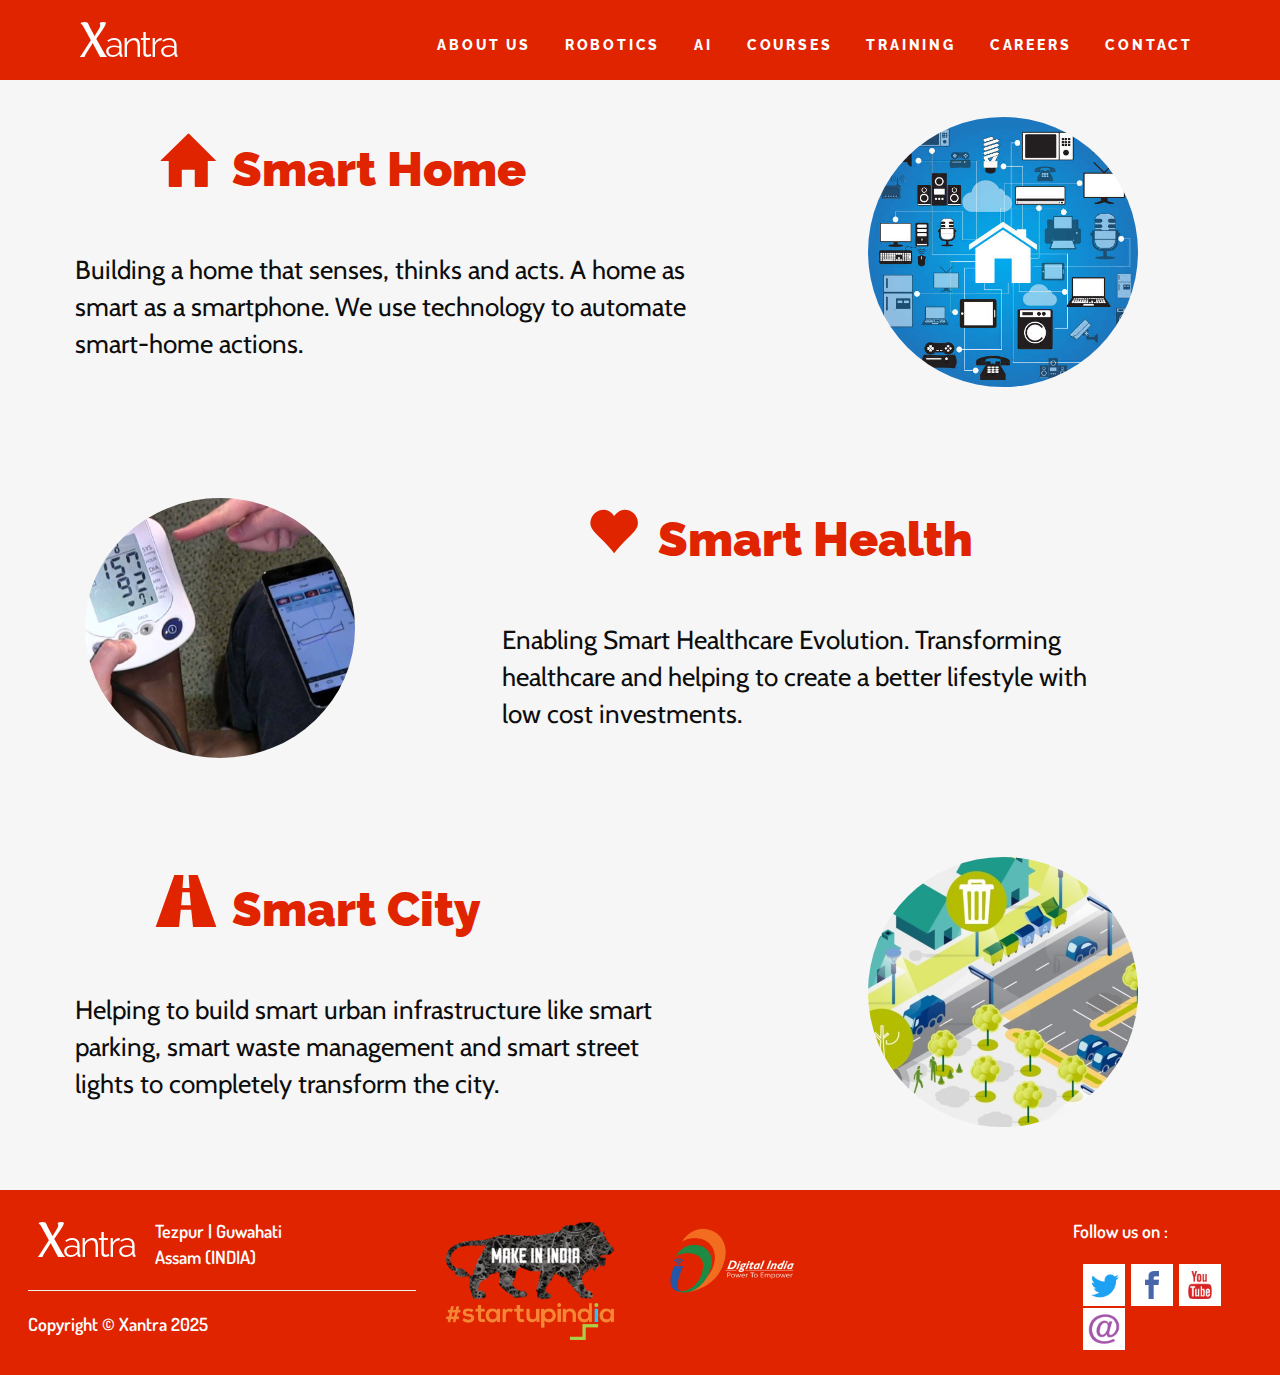
<file: robotics.html>
<!DOCTYPE html>
<html lang="en">

<head>

    <meta charset="utf-8">
    <meta http-equiv="X-UA-Compatible" content="IE=edge">
    <meta name="viewport" content="width=device-width, initial-scale=1">
    <meta name="description" content="">
    <meta name="author" content="">

    <title>Domains | Xantra</title>
    
    <!-- Fonts (Cabin for Heading, Raleway for Text, Dosis for Buttons/Display) -->
    <link href='https://fonts.googleapis.com/css?family=Cabin:400,500,600,700' rel='stylesheet' type='text/css'>
    <link href='https://fonts.googleapis.com/css?family=Raleway:400,500,600,700,800,300' rel='stylesheet' type='text/css'>
    <link href='https://fonts.googleapis.com/css?family=Dosis:400,600,700,500' rel='stylesheet' type='text/css'>

    <!-- Bootstrap Core CSS -->
    <link href="css/bootstrap.min.css" rel="stylesheet">

    <!-- Custom CSS -->
    <link href="css/main.css" rel="stylesheet">

    <!-- HTML5 Shim and Respond.js IE8 support of HTML5 elements and media queries -->
    <!-- WARNING: Respond.js doesn't work if you view the page via file:// -->
    <!--[if lt IE 9]>
        <script src="https://oss.maxcdn.com/libs/html5shiv/3.7.0/html5shiv.js"></script>
        <script src="https://oss.maxcdn.com/libs/respond.js/1.4.2/respond.min.js"></script>
    <![endif]-->

</head>

<body>

    <!-- Navigation -->
    <nav class="navbar navbar-fixed-top xantra_nav_parent" role="navigation">
        <div class="container xantra_nav_child">
            <!-- Brand and toggle get grouped for better mobile display -->
            <div class="navbar-header">
                <button type="button" class="navbar-toggle" data-toggle="collapse" data-target="#bs-example-navbar-collapse-1">
                    <span class="sr-only">Toggle navigation</span>
                    <span class="icon-bar"></span>
                    <span class="icon-bar"></span>
                    <span class="icon-bar"></span>
                </button>
                <a href="index.html" class="pull-left">
                    <img class="img-center" src="img/xantra_logo.png"></img>
                </a>
                <!--<a class="navbar-brand" href="#">Xantra</a>-->
            </div>
            <!-- Collect the nav links, forms, and other content for toggling -->
            <div class="collapse navbar-collapse" id="bs-example-navbar-collapse-1">
                <ul class="nav navbar-nav">
                    <li>
                        <a href="about.html">About Us</a>
                    </li>
                    <li>
                        <a href="robotics.html">Robotics </a>
                    </li>
                    <li>
                        <a href="ai.html"> AI</a>
                    </li>
                    <li>
                        <a href="courses.html">Courses</a>
                    </li>
                    <li>
                        <a href="training.html">Training</a>
                    </li>
                    <li>
                        <a href="careers.html">Careers</a>
                    </li>
                     
                    <li>
                        <a href="http://goo.gl/forms/sQNxPtMDQaOvxchs2">Contact</a>
                    </li>
                </ul>
            </div>
            <!-- /.navbar-collapse -->
        </div>
        <!-- /.container -->
    </nav>

    
    <!-- Page Content -->
    <div class="container-fluid products_main">
    
        <div class="row products product_auto">
                <div class="col-xs-12 col-md-8 cont_home_auto">
                        <div class="product_heading">
                                <h2 class="head_home"><span class="glyphicon glyphicon-home icon_home"></span>Smart Home</h2>
                                <p class="text_home">Building a home that senses, thinks and acts. A home as smart as a smartphone. We use technology to automate smart-home actions.</p>
                        </div>
                </div><!--
                --><div class="col-xs-12 col-md-4 cont_home_img hidden-xs">
                        <img class="img img-circle vcenter home_img" src="img/product_home.jpg" width="270">
                </div>
        </div>
        
        <div class="row products product_auto">
                <div class="col-xs-12 col-md-4 cont_health_img hidden-xs">
                        <img class="img img-circle vcenter health_img" src="img/product_health.jpg" width="270">
                </div><!--
                --><div class="col-xs-12 col-md-8">
                        <div class="product_heading">
                                <h2 class="head_home"><span class="glyphicon glyphicon-heart icon_home"></span>Smart Health</h2>
                                <p class="text_home">Enabling Smart Healthcare Evolution. Transforming healthcare and helping to create a better lifestyle with low cost investments.</p>
                        </div>
                </div>
        </div>
        
        <div class="row products product_auto">
                <div class="col-xs-12 col-md-8 cont_home_auto">
                        <div class="product_heading">
                                <h2 class="head_home"><span class="glyphicon glyphicon-road icon_home"></span>Smart City</h2>
                                <p class="text_home">Helping to build smart urban infrastructure like smart parking, smart waste management and smart street lights to completely transform the city.</p>
                        </div>
                </div><!--
                --><div class="col-xs-12 col-md-4 cont_home_img hidden-xs">
                        <img class="img img-circle vcenter home_img" src="img/product_city.jpg" width="270">
                </div>
        </div>
        
    </div>
    
    
    <div class="container footer">
        <!-- Footer -->
        <footer>
            <div class="row">
                <div class="col-md-4">
                        <div>
                                <a href="index.html" class="pull-left">
                                        <img class="img-center" src="img/xantra_logo.png"></img>
                                </a>
                        </div>
                        <p style="margin-left: 7em;">Tezpur | Guwahati<br />Assam (INDIA)</p>
                        <hr />
                        <p>Copyright &copy; Xantra 2025</p>
                </div><!--
				--><div class="col-md-6">
					<div class="img_banner">
						<img class="img_campaign" src="img/makeinindia.png"></img>
						<img class="img_campaign" src="img/digitalindia.png"></img>
                                                <img class="img_campaign" src="img/si.png"></img>
					</div>
				</div><!--
                --><div class="col-md-2">
                        <p>Follow us on : </p>
                        <div class="icons">
                            <a class="twitter" href="https://twitter.com/hxantra"><img src="img/social/twt.png" style="width: 3em;"></a>
                            <a class="facebook" href="https://www.facebook.com/Xantra-Tezpur-1747093022214619"><img src="img/social/fbk.png" style="width: 3em;"></a>
                            <a class="youtube" href="https://www.youtube.com/channel/UCY8BBm5fJQh9MiNahlH-wxA"><img src="img/social/youtube.png" style="width: 3em;"></a>
                            <a class="email" href="mailto:hrxantra@gmail.com"><img src="img/social/email.png" style="width: 3em;"></a>
                        </div>
                   </div>
            </div>
            <!-- /.row -->
        </footer>
    </div>

    <!-- jQuery -->
    <script src="js/jquery.js"></script>
    <!-- Bootstrap Core JavaScript -->
    <script src="js/bootstrap.min.js"></script>
    <script src="js/prefixfree.min.js"></script>
    <!-- Analytics -->
        <script>
                (function(i,s,o,g,r,a,m){i['GoogleAnalyticsObject']=r;i[r]=i[r]||function(){
                (i[r].q=i[r].q||[]).push(arguments)},i[r].l=1*new Date();a=s.createElement(o),
                m=s.getElementsByTagName(o)[0];a.async=1;a.src=g;m.parentNode.insertBefore(a,m)
                })(window,document,'script','https://www.google-analytics.com/analytics.js','ga');
                ga('create', 'UA-80580434-1', 'auto');
                ga('send', 'pageview');
        </script>

</body>

</html>
</file>
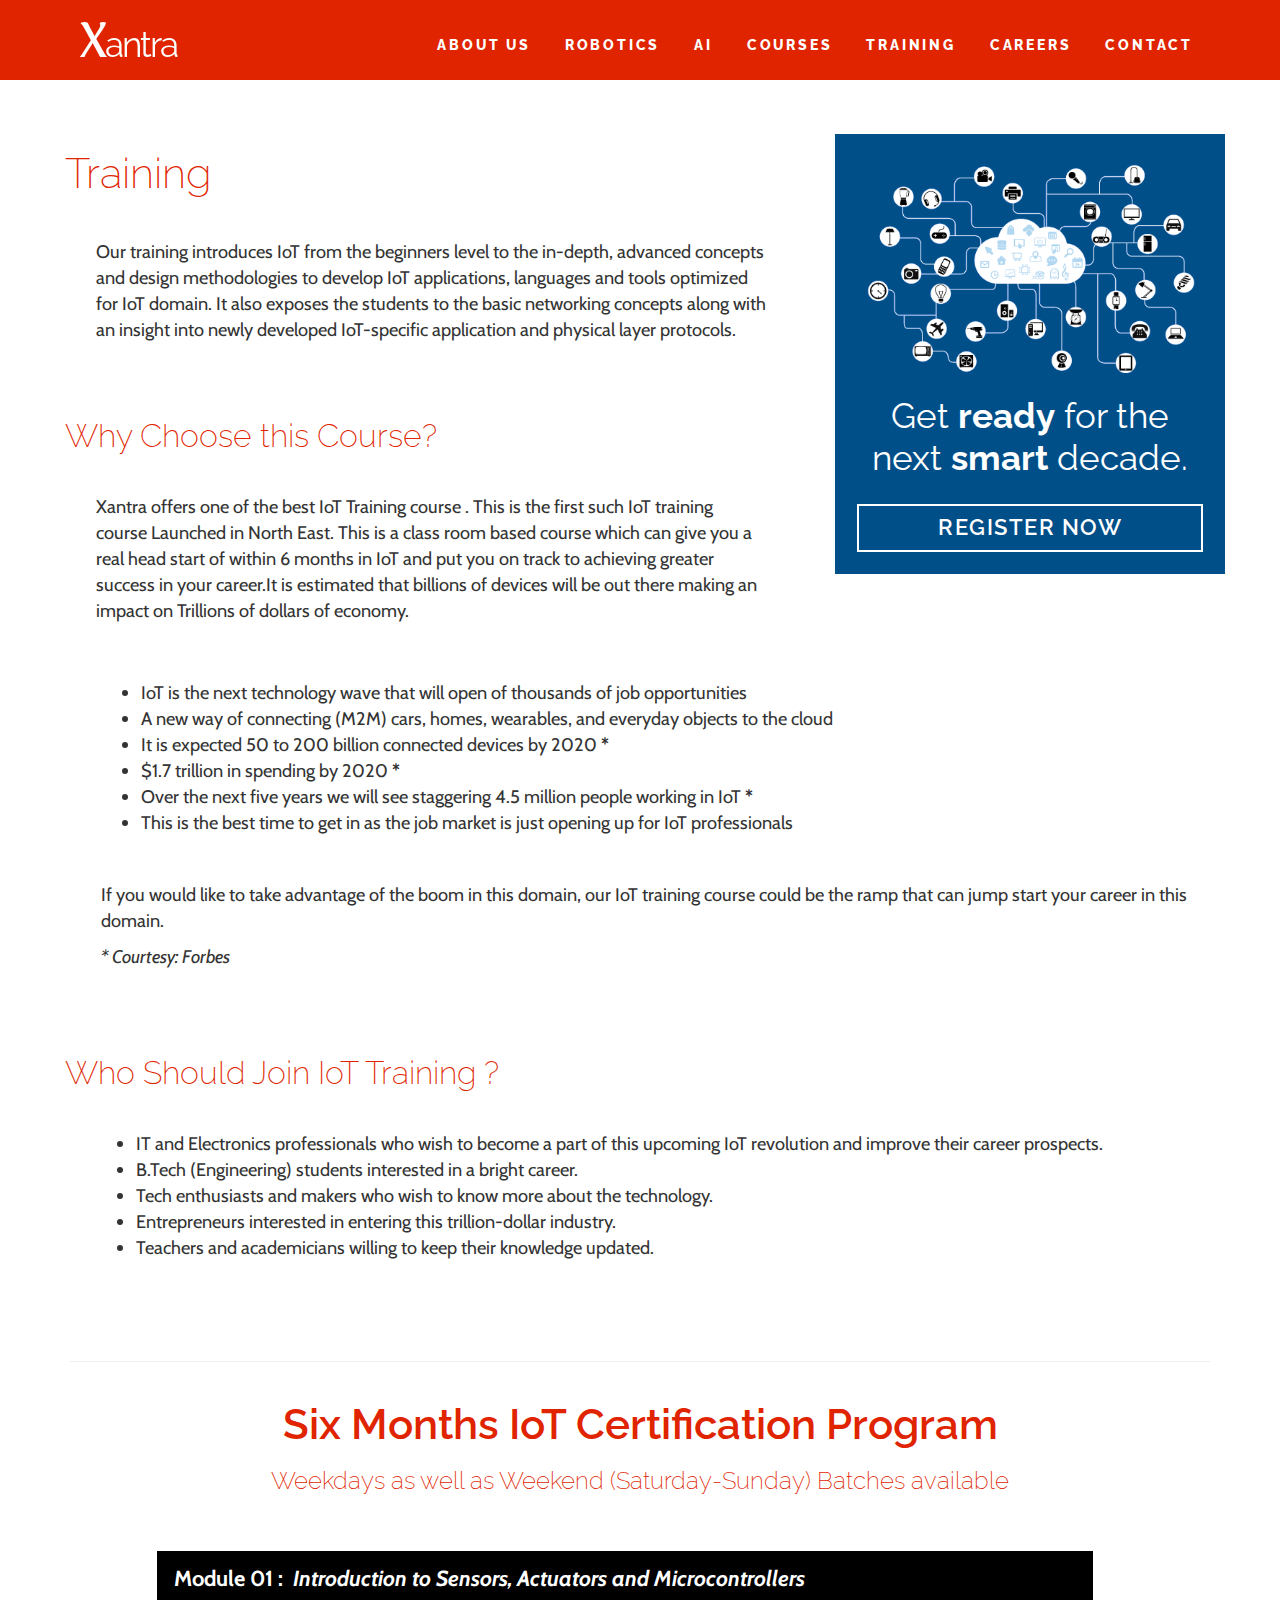
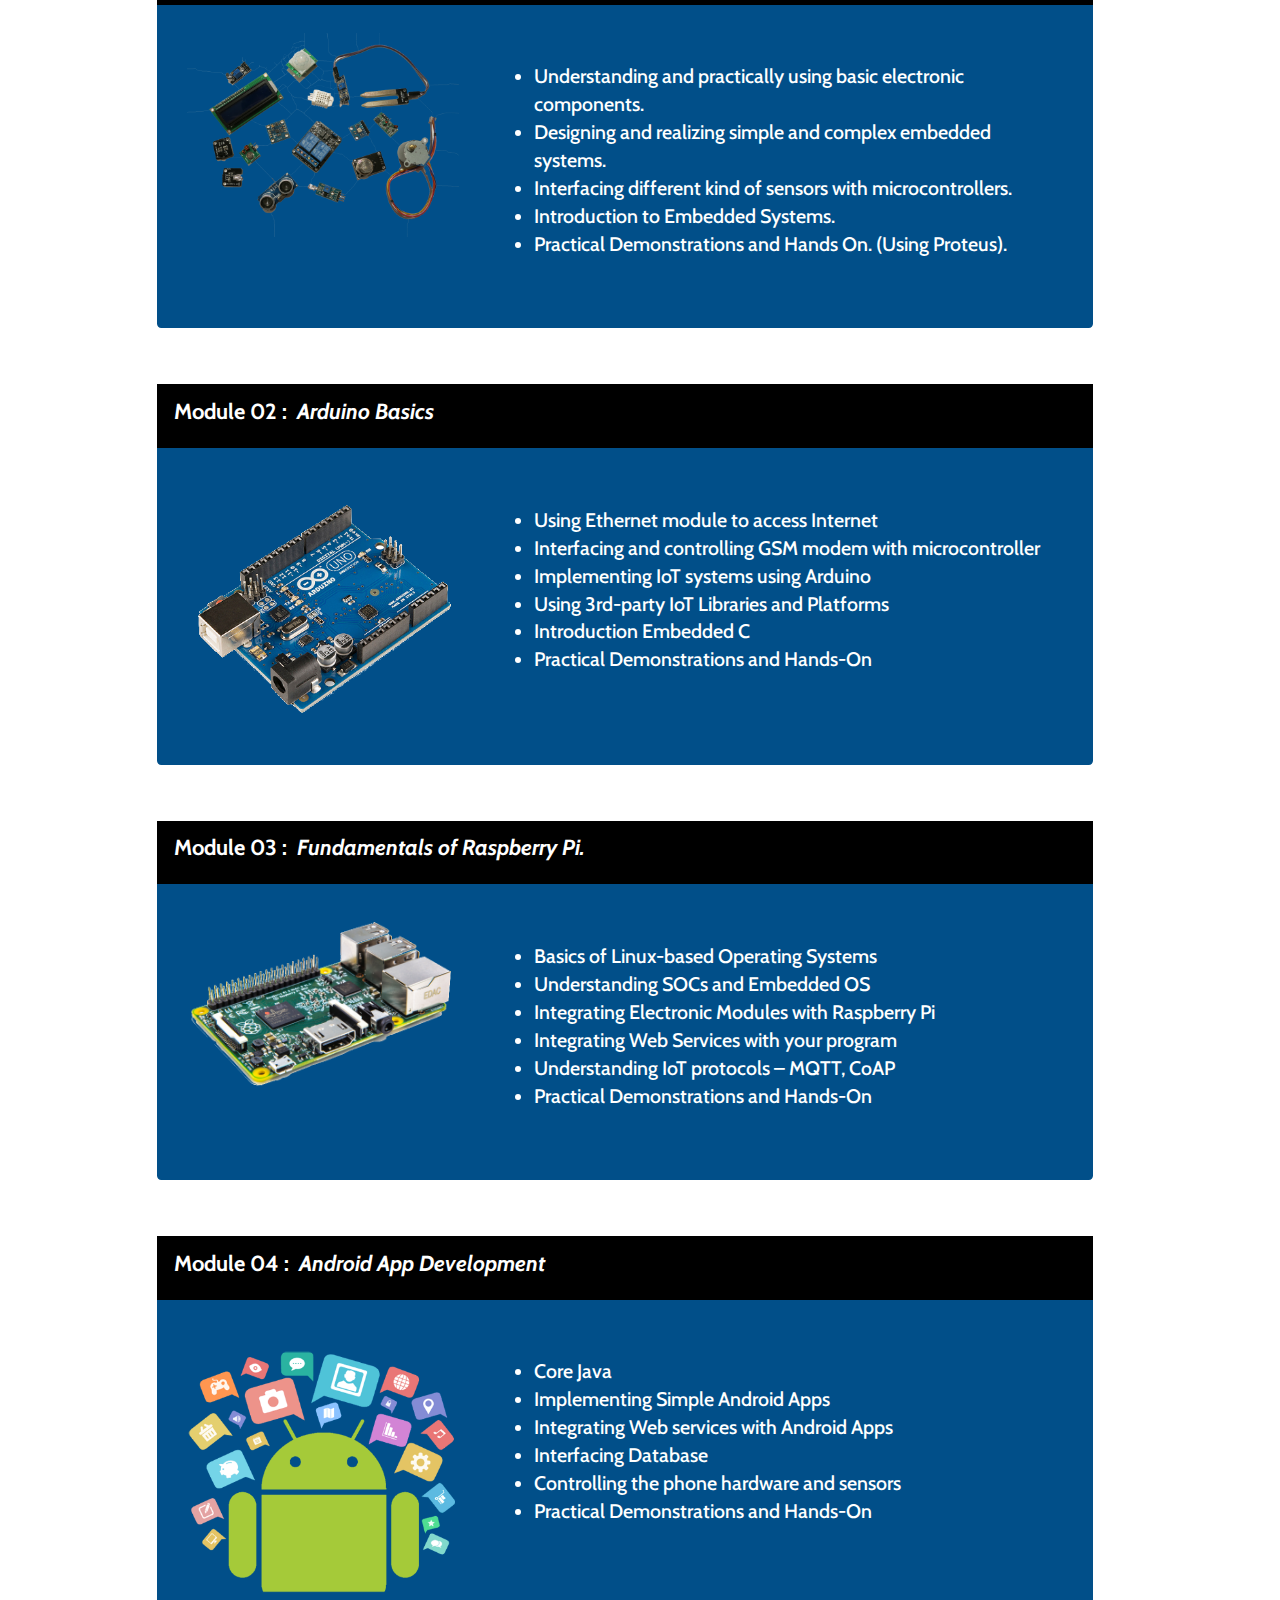
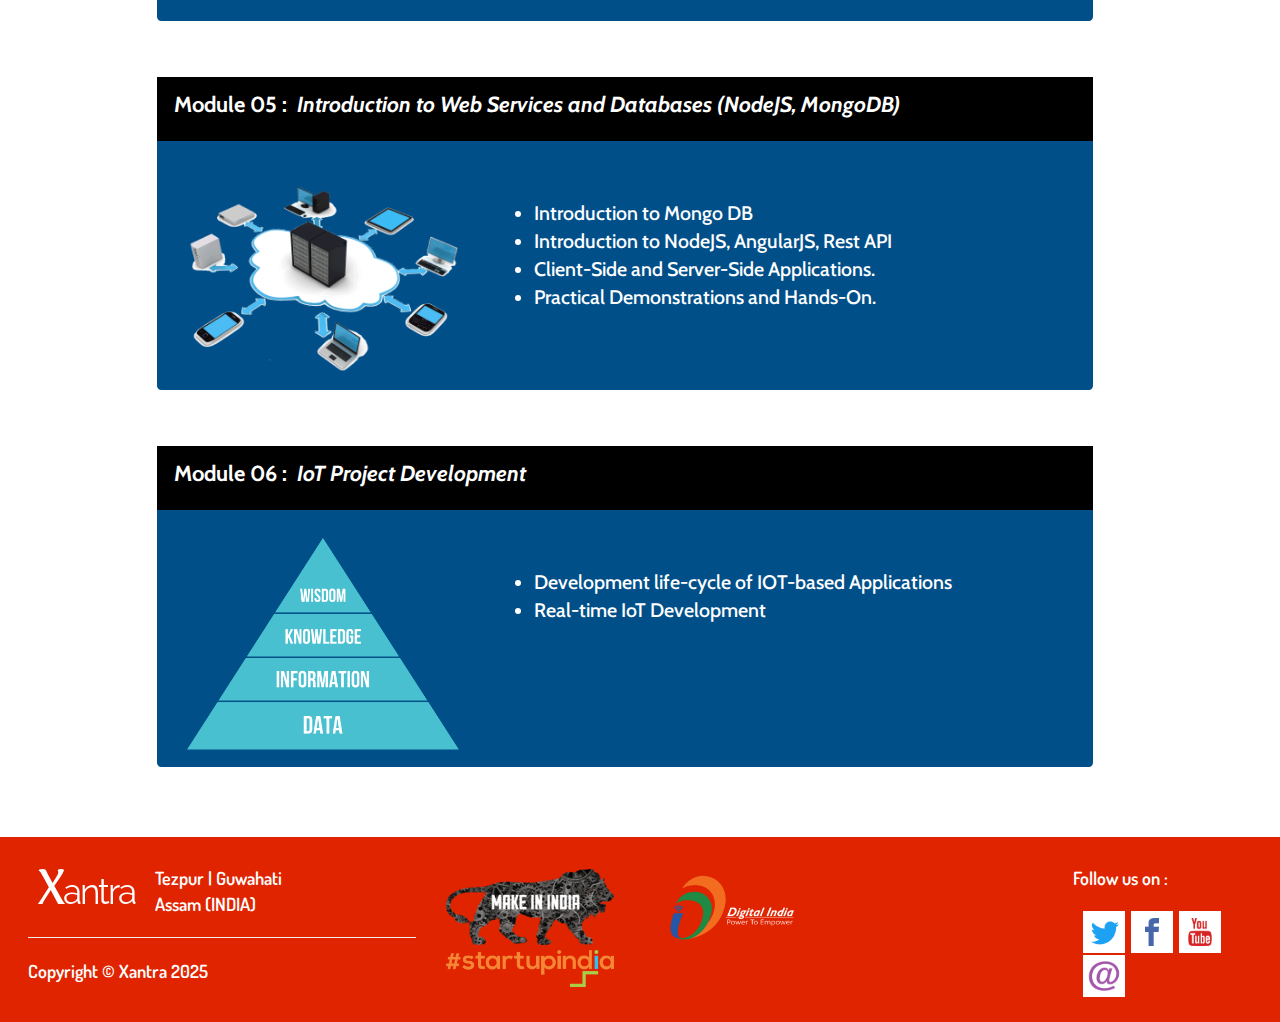
<file: training.html>
<!DOCTYPE html>
<html lang="en">

<head>

    <meta charset="utf-8">
    <meta http-equiv="X-UA-Compatible" content="IE=edge">
    <meta name="viewport" content="width=device-width, initial-scale=1">
    <meta name="description" content="">
    <meta name="author" content="">

    <title>Training | Xantra</title>

    <!-- Fonts (Cabin for Heading, Raleway for Text, Dosis for Buttons/Display) -->
    <link href='https://fonts.googleapis.com/css?family=Cabin:400,500,600,700' rel='stylesheet' type='text/css'>
    <link href='https://fonts.googleapis.com/css?family=Raleway:400,500,600,700,800,300' rel='stylesheet' type='text/css'>
    <link href='https://fonts.googleapis.com/css?family=Dosis:400,600,700,500' rel='stylesheet' type='text/css'>

    <!-- Bootstrap Core CSS -->
    <link href="css/bootstrap.min.css" rel="stylesheet">

    <!-- Custom CSS -->
    <link href="css/main.css" rel="stylesheet">

    <!-- HTML5 Shim and Respond.js IE8 support of HTML5 elements and media queries -->
    <!-- WARNING: Respond.js doesn't work if you view the page via file:// -->
    <!--[if lt IE 9]>
        <script src="https://oss.maxcdn.com/libs/html5shiv/3.7.0/html5shiv.js"></script>
        <script src="https://oss.maxcdn.com/libs/respond.js/1.4.2/respond.min.js"></script>
    <![endif]-->

</head>

<body>

    <!-- Navigation -->
    <nav class="navbar navbar-fixed-top xantra_nav_parent" role="navigation">
        <div class="container xantra_nav_child">
            <!-- Brand and toggle get grouped for better mobile display -->
            <div class="navbar-header">
                <button type="button" class="navbar-toggle" data-toggle="collapse" data-target="#bs-example-navbar-collapse-1">
                    <span class="sr-only">Toggle navigation</span>
                    <span class="icon-bar"></span>
                    <span class="icon-bar"></span>
                    <span class="icon-bar"></span>
                </button>
                <a href="index.html" class="pull-left">
                    <img class="img-center" src="img/xantra_logo.png"></img>
                </a>
                <!--<a class="navbar-brand" href="#">Xantra</a>-->
            </div>
            <!-- Collect the nav links, forms, and other content for toggling -->
            <div class="collapse navbar-collapse" id="bs-example-navbar-collapse-1">
                <ul class="nav navbar-nav">
                    <li>
                        <a href="about.html">About Us</a>
                    </li>
                    <li>
                        <a href="robotics.html">Robotics </a>
                    </li>
                    <li>
                        <a href="ai.html"> AI</a>
                    </li>
                    <li>
                        <a href="courses.html">Courses</a>
                    </li>
                    <li>
                        <a href="training.html">Training</a>
                    </li>
                    <li>
                        <a href="careers.html">Careers</a>
                    </li>
                    <li>
                        <a href="http://goo.gl/forms/sQNxPtMDQaOvxchs2">Contact</a>
                    </li>
                </ul>
            </div>
            <!-- /.navbar-collapse -->
        </div>
        <!-- /.container -->
    </nav>

    <!-- Page Content -->
	<div class="container">
		
	        <div class="row what-we-do" style="padding-bottom: 0em;">			
			<div class="training-intro col-md-8">
				<div class="head_main">
				    <span class="h2-head">Training</span>
				</div>
				<div class="training_text" style="padding-left: 2.2em; padding-right: 4.2em;">
					<p>Our training introduces IoT from the beginners level to the in-depth, advanced concepts and design methodologies to develop IoT applications, languages and tools optimized for IoT domain. It also exposes the students to the basic networking concepts along with an insight into newly developed IoT-specific application and physical layer protocols.</p>	
				</div>
					
				<div class="head_main">
					<span class="h3-head">Why Choose this Course?</span>
				</div>
				<div class="training_text" style="padding-left: 2.2em; padding-right: 4.2em; padding-bottom: 0em;">
					<p style="padding-bottom: 2em;">Xantra offers one of the best IoT Training course . This is the first such IoT training course Launched in North East. This is a class room based course which can give you a real head start of within 6 months in IoT and put you on track to achieving greater success in your career.It is estimated that billions of devices will be out there making an impact on Trillions of dollars of economy.</p>
				</div>
			
			</div>
			
			
			
			<div class="training-promo col-md-4">
				<img src="img/cloud_trans.png" width="100%"></img>
				<p class="promo-title">Get <strong>ready</strong> for the next <strong>smart</strong> decade.</p>
				<p class="promo-content"></p>
				<button class="btn btn-block btn-custom-register" type="submit" onclick="location.href='https://xantra.wufoo.com/forms/zsefxxu037za9y/'">REGISTER NOW</button>
			</div>
		
		</div>
	
		<div class="training_text" style="padding-top: 0; padding-left: 2.2em;">
			<ul class="training-list-group">
				<li class="training-list-item">IoT is the next technology wave that will open of thousands of job opportunities</li>
				<li class="training-list-item">A new way of connecting (M2M) cars, homes, wearables, and everyday objects to the cloud</li>
				<li class="training-list-item">It is expected 50 to 200 billion connected devices by 2020 <strong>*</strong></li>
				<li class="training-list-item">$1.7 trillion in spending by 2020 <strong>*</strong></li>
				<li class="training-list-item">Over the next five years we will see staggering 4.5 million people working in IoT <strong>*</strong></li>
				<li class="training-list-item">This is the best time to get in as the job market is just opening up for IoT professionals</li>
			</ul>
			<p style="padding-top: 2em;">If you would like to take advantage of the boom in this domain, our IoT training course could be the ramp that can jump start your career in this domain.</p>
			<p><em> * Courtesy: Forbes</em></p>
		</div>
	

		<div class="row what-we-do" style="padding-top: 0em; padding-bottom: 0;">
			
			<div class="training-intro col-md-12">
				<div class="head_main">
					<span class="h3-head">Who Should Join IoT Training ?</span>
				</div>
				<div class="training_text" style="padding-right: 4.2em; padding-left: 2.2em;">
					<ul class="training-list-group">
						<li class="training-list-item">IT and Electronics professionals who wish to become a part of this upcoming  IoT revolution and improve their career prospects.</li>
						<li class="training-list-item">B.Tech (Engineering) students interested in a bright career.</li>
						<li class="training-list-item">Tech enthusiasts and makers who wish to know more about the technology.</li>
						<li class="training-list-item">Entrepreneurs interested in entering this trillion-dollar industry.</li>
						<li class="training-list-item">Teachers and academicians willing to keep their knowledge updated.</li>
					</ul>
				</div>
			</div>
		</div>
		<hr />

		<div class="row what-we-do" style="padding-top: 0;">
			<div class="training-modules-head">
				<h1 class="h2-head h2-head-bold"> Six Months IoT Certification Program </h1>
				<h3 class="h4-head">Weekdays as well as Weekend (Saturday-Sunday) Batches available</h3>
			</div>
			
			<div class="training-modules-section">
				<div class="training-modules-container row">
					<div class="training-modules-title col-md-12">
						<p class="module-title"><strong>Module 01 : &nbsp;<em>Introduction to Sensors, Actuators and Microcontrollers</em></strong></p>
					</div>
					<div class="training-modules-data col-md-12">
						<div class="training-modules-img col-md-4">
							<img width="100%" src="img/sensors.png" />
						</div>
						<div class="training-modules-content col-md-8">
							<ul>
								<li>Understanding and practically using basic electronic components.</li>
								<li>Designing and realizing simple and complex embedded systems.</li>
								<li>Interfacing different kind of sensors with microcontrollers.</li>
								<li>Introduction to Embedded Systems.</li>
								<li>Practical Demonstrations and Hands On. (Using Proteus).</li>																		
							</ul>
						</div>
					</div>
				</div>
				
				
				<div class="training-modules-container row">
			 		<div class="training-modules-title col-md-12">
						<p class="module-title"><strong>Module 02 : &nbsp;<em>Arduino Basics</em></strong></p>
						<p style="font-size:1.1em;"></p>
					</div>
					<div class="training-modules-data col-md-12">
						<div class="training-modules-img col-md-4">
							<img width="100%" src="img/arduino.png" />
						</div>
						<div class="training-modules-content col-md-8">
							<ul>
								<li>Using Ethernet module to access Internet</li>
								<li>Interfacing and controlling GSM modem with microcontroller</li>
								<li>Implementing IoT systems using Arduino</li>
								<li>Using 3rd-party IoT Libraries and Platforms</li>
								<li>Introduction Embedded C</li>
								<li>Practical Demonstrations and Hands-On</li>																		
							</ul>
						</div>
					</div>
				</div>
					
				<div class="training-modules-container row">
					<div class="training-modules-title col-md-12">
						<p class="module-title"><strong>Module 03 : &nbsp;<em>Fundamentals of Raspberry Pi.</em></strong></p>
						<p style="font-size:1.1em;"></p>
					</div>
					<div class="training-modules-data col-md-12">
						<div class="training-modules-img col-md-4">
							<img width="100%" src="img/raspberrypi.png" />
						</div>
						<div class="training-modules-content col-md-8">
							<ul>
								<li>Basics of Linux-based Operating Systems</li>
								<li>Understanding SOCs and Embedded OS</li>
								<li>Integrating Electronic Modules with Raspberry Pi</li>
								<li>Integrating Web Services with your program</li>
								<li>Understanding IoT protocols – MQTT, CoAP</li>
								<li>Practical Demonstrations and Hands-On</li>																		
							</ul>
						</div>
					</div>
				</div>
				
				<div class="training-modules-container row">
					<div class="training-modules-title col-md-12">
						<p class="module-title"><strong>Module 04 : &nbsp;<em>Android App Development</em></strong></p>
						<p style="font-size:1.1em;"></p>
					</div>
					<div class="training-modules-data col-md-12">
						<div class="training-modules-img col-md-4">
							<img width="100%" src="img/android-apps.png" />
						</div>
						<div class="training-modules-content col-md-8">
							<ul>
								<li>Core Java</li>
								<li>Implementing Simple Android Apps</li>
								<li>Integrating Web services with Android Apps</li>
								<li>Interfacing Database</li>
								<li>Controlling the phone hardware and sensors</li>
								<li>Practical Demonstrations and Hands-On</li>
							</ul>
						</div>
					</div>
				</div>
				
				<div class="training-modules-container row">
					<div class="training-modules-title col-md-12">
						<p class="module-title"><strong>Module 05 : &nbsp;<em>Introduction to Web Services and Databases (NodeJS, MongoDB)</em></strong></p>
						<p style="font-size:1.1em;"></p>
					</div>
					<div class="training-modules-data col-md-12">
						<div class="training-modules-img col-md-4">
							<img width="100%" src="img/web-services.png" />
						</div>
						<div class="training-modules-content col-md-8">
							<ul>
								<li>Introduction to Mongo DB</li>
								<li>Introduction to NodeJS, AngularJS, Rest API</li>
								<li>Client-Side and Server-Side Applications.</li>
								<li>Practical Demonstrations and Hands-On.</li>
							</ul>
						</div>
					</div>
				</div>
				
				
				<div class="training-modules-container row">
					<div class="training-modules-title col-md-12">
						<p class="module-title"><strong>Module 06 : &nbsp;<em>IoT Project Development</em></strong></p>
						<p style="font-size:1.1em;"></p>
					</div>
					<div class="training-modules-data col-md-12">
						<div class="training-modules-img col-md-4">
							<img width="100%" src="img/pyramid.png" />
						</div>
						<div class="training-modules-content col-md-8">
							<ul>
								<li>Development life-cycle of IOT-based Applications</li>
								<li>Real-time IoT Development</li>
							</ul>
						</div>
					</div>
				</div>	
			</div>
			
		</div>
	</div>
	<!-- /.container -->

    <div class="container footer">
        <!-- Footer -->
        <footer>
            <div class="row">
                <div class="col-md-4">
                        <div>
                                <a href="index.html" class="pull-left">
                                        <img class="img-center" src="img/xantra_logo.png"></img>
                                </a>
                        </div>
                        <p style="margin-left: 7em;">Tezpur | Guwahati<br />Assam (INDIA)</p>
                        <hr />
                        <p>Copyright &copy; Xantra 2025</p>
                </div><!--
				--><div class="col-md-6">
					<div class="img_banner">
						<img class="img_campaign" src="img/makeinindia.png"></img>
						<img class="img_campaign" src="img/digitalindia.png"></img>
						<img class="img_campaign" src="img/si.png"></img>
					</div>
				</div><!--
                --><div class="col-md-2">
                        <p>Follow us on : </p>
                        <div class="icons">
                            <a class="twitter" href="https://twitter.com/hxantra"><img src="img/social/twt.png" style="width: 3em;"></a>
                            <a class="facebook" href="https://www.facebook.com/Xantra-Tezpur-1747093022214619"><img src="img/social/fbk.png" style="width: 3em;"></a>
                            <a class="youtube" href="https://www.youtube.com/channel/UCY8BBm5fJQh9MiNahlH-wxA"><img src="img/social/youtube.png" style="width: 3em;"></a>
                            <a class="email" href="mailto:hrxantra@gmail.com"><img src="img/social/email.png" style="width: 3em;"></a>
                        </div>
                   </div>
            </div>
            <!-- /.row -->
        </footer>
    </div>
    <!-- Analytics -->
        <script>
                (function(i,s,o,g,r,a,m){i['GoogleAnalyticsObject']=r;i[r]=i[r]||function(){
                (i[r].q=i[r].q||[]).push(arguments)},i[r].l=1*new Date();a=s.createElement(o),
                m=s.getElementsByTagName(o)[0];a.async=1;a.src=g;m.parentNode.insertBefore(a,m)
                })(window,document,'script','https://www.google-analytics.com/analytics.js','ga');
                ga('create', 'UA-80580434-1', 'auto');
                ga('send', 'pageview');
        </script>
    <!-- jQuery -->
    <script src="js/jquery.js"></script>

    <!-- Bootstrap Core JavaScript -->
    <script src="js/bootstrap.min.js"></script>
    <script src="js/prefixfree.min.js"></script>

</body>

</html>
</file>
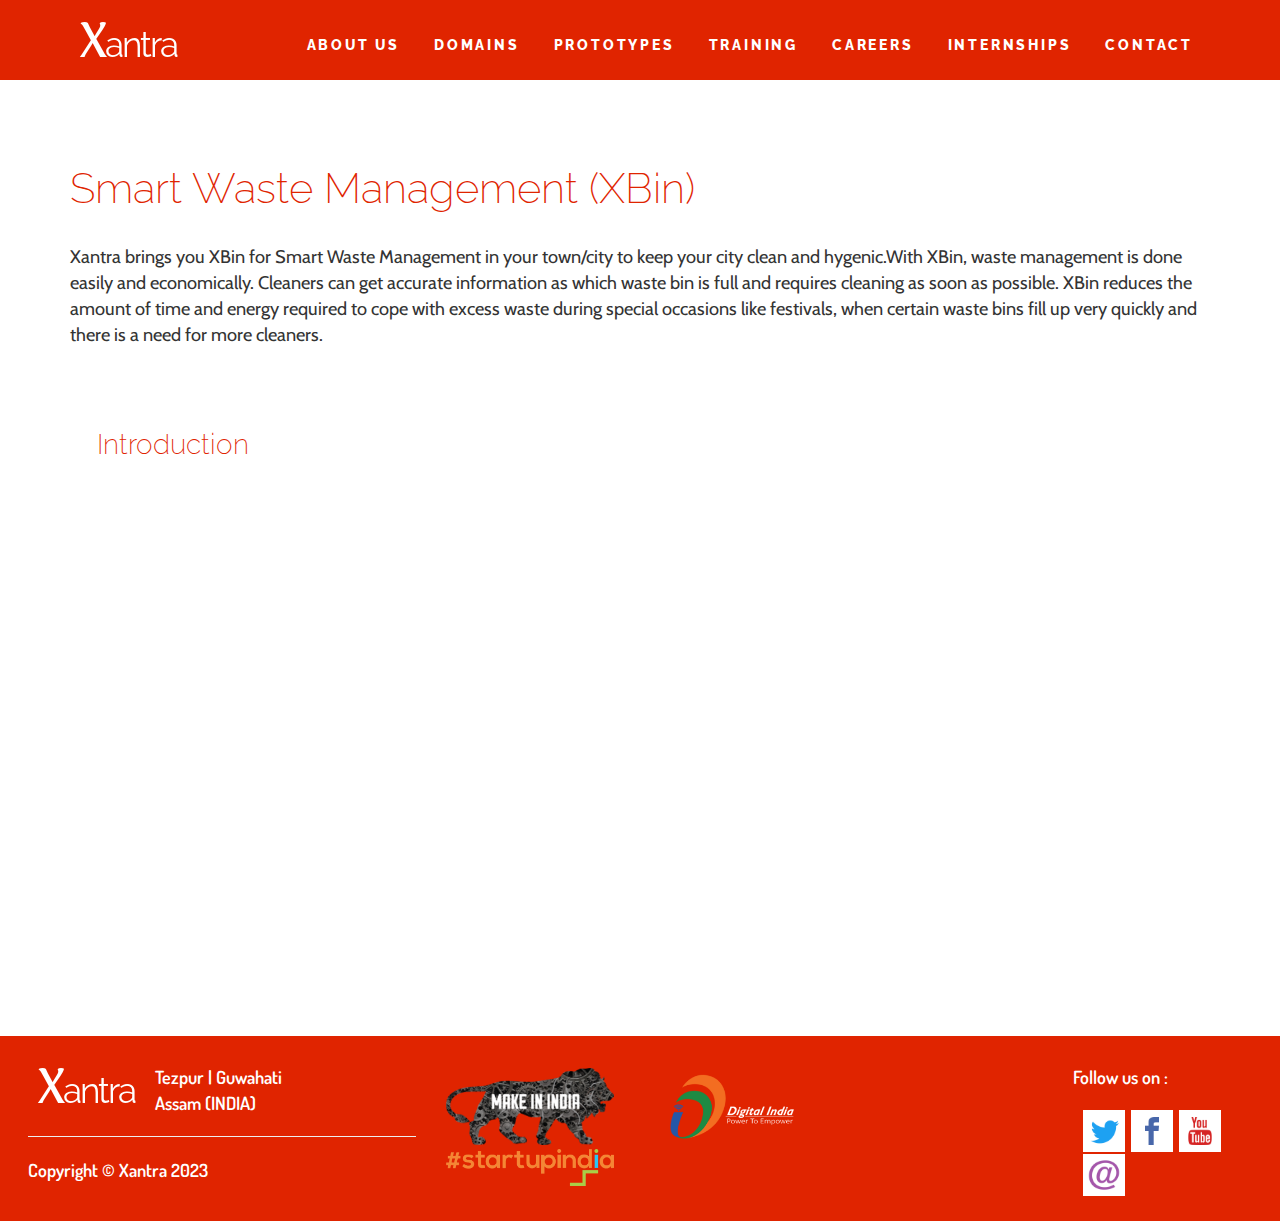
<file: prototypes/xbin.html>
<!DOCTYPE html>
<html lang="en">

<head>

    <meta charset="utf-8">
    <meta http-equiv="X-UA-Compatible" content="IE=edge">
    <meta name="viewport" content="width=device-width, initial-scale=1">
    <meta name="description" content="">
    <meta name="author" content="">

    <title>xBin | Xantra</title>

    <!-- Fonts (Cabin for Heading, Raleway for Text, Dosis for Buttons/Display) -->
    <link href='https://fonts.googleapis.com/css?family=Cabin:400,500,600,700' rel='stylesheet' type='text/css'>
    <link href='https://fonts.googleapis.com/css?family=Raleway:400,500,600,700,800,300' rel='stylesheet' type='text/css'>
    <link href='https://fonts.googleapis.com/css?family=Dosis:400,600,700,500' rel='stylesheet' type='text/css'>
    <link href='http://weloveiconfonts.com/api/?family=entypo' rel='stylesheet' type='text/css'>


    <!-- jQuery -->
    <script src="../js/jquery.js"></script>
    <!-- Bootstrap Core JavaScript -->
    <script src="../js/bootstrap.min.js"></script>

    <!-- Bootstrap Core CSS -->
    <link href="../css/bootstrap.min.css" rel="stylesheet">

    <!-- Custom CSS -->
    <link href="../css/main.css" rel="stylesheet">

    <!-- HTML5 Shim and Respond.js IE8 support of HTML5 elements and media queries -->
    <!-- WARNING: Respond.js doesn't work if you view the page via file:// -->
    <!--[if lt IE 9]>
        <script src="https://oss.maxcdn.com/libs/html5shiv/3.7.0/html5shiv.js"></script>
        <script src="https://oss.maxcdn.com/libs/respond.js/1.4.2/respond.min.js"></script>
    <![endif]-->
    <style>
        .galleria {
            width: 900px;
            height: 400px;
            background: #FFFFFF;
            margin-left: 3em;
            margin-bottom: 3em;
        }
    </style>
</head>





<body>

    <!-- Navigation -->
    <nav class="navbar navbar-fixed-top xantra_nav_parent" role="navigation">
        <div class="container xantra_nav_child">
            <!-- Brand and toggle get grouped for better mobile display -->
            <div class="navbar-header">
                <button type="button" class="navbar-toggle" data-toggle="collapse" data-target="#bs-example-navbar-collapse-1">
                    <span class="sr-only">Toggle navigation</span>
                    <span class="icon-bar"></span>
                    <span class="icon-bar"></span>
                    <span class="icon-bar"></span>
                </button>
                <a href="../index.html" class="pull-left">
                    <img class="img-center" src="../img/xantra_logo.png" />
                </a>
                <!--<a class="navbar-brand" href="#">Xantra</a>-->
            </div>
            <!-- Collect the nav links, forms, and other content for toggling -->
            <div class="collapse navbar-collapse" id="bs-example-navbar-collapse-1">
                <ul class="nav navbar-nav">
                    <li>
                        <a href="../about.html">About Us</a>
                    </li>
                    <li>
                        <a href="../products.html">Domains</a>
                    </li>
                    <li>
                        <a href="../prototypes.html">Prototypes</a>
                    </li>
                    <li>
                        <a href="../training.html">Training</a>
                    </li>
                    <li>
                        <a href="../careers.html">Careers</a>
                    </li>
		    <li>
                        <a href="internship.html">Internships</a>
                    </li>	
                    <li>
                        <a href="http://goo.gl/forms/sQNxPtMDQaOvxchs2">Contact</a>
                    </li>
                </ul>
            </div>
            <!-- /.navbar-collapse -->
        </div>
        <!-- /.container -->
    </nav>






    <div class='container'>

        <div class='row what-we-do'>

            <div class='col-sm-12 about_text'>
                <div class='head_about'>
                    <span class='h2-head'>Smart Waste Management (XBin)</span>
                </div>

                <p>Xantra brings you XBin for Smart Waste Management in your town/city to keep your city clean and hygenic.With XBin, waste management is done easily and economically. Cleaners can get accurate information as which waste bin is full and requires cleaning as soon as possible. XBin reduces the amount of time and energy required to cope with excess waste during special occasions like festivals, when certain waste bins fill up very quickly and there is a need for more cleaners.</p>
            </div>

            <div class='col-sm-12 about_text_id2'>

                <div class='head_about'>
                    <span class='h3-head' style="font-size: 28px;">Introduction</span>
                </div>

                <div class="protovideo">
                    <div class="container"><iframe width="660" height="415" src="https://www.youtube.com/embed/KmnmuCd3Lqo" frameborder="0" allowfullscreen></iframe></div>
                </div>

            </div>

        </div>
    </div>


    <div class="container footer">
        <!-- Footer -->
        <footer>
            <div class="row">
                <div class="col-md-4">
                        <div>
                                <a href="../index.html" class="pull-left">
                                        <img class="img-center" src="../img/xantra_logo.png"></img>
                                </a>
                        </div>
                        <p style="margin-left: 7em;">Tezpur | Guwahati<br />Assam (INDIA)</p>
                        <hr />
                        <p>Copyright &copy; Xantra 2023</p>
                </div><!--
				--><div class="col-md-6">
					<div class="img_banner">
						<img class="img_campaign" src="../img/makeinindia.png"></img>
						<img class="img_campaign" src="../img/digitalindia.png"></img>
						<img class="img_campaign" src="../img/si.png"></img>
					</div>
				</div><!--
                --><div class="col-md-2">
                        <p>Follow us on : </p>
                        <div class="icons">
                            <a class="twitter" href="https://twitter.com/hxantra"><img src="../img/social/twt.png" style="width: 3em;"></a>
                            <a class="facebook" href="https://www.facebook.com/Xantra-Tezpur-1747093022214619"><img src="../img/social/fbk.png" style="width: 3em;"></a>
                            <a class="youtube" href="https://www.youtube.com/channel/UCY8BBm5fJQh9MiNahlH-wxA"><img src="../img/social/youtube.png" style="width: 3em;"></a>
                            <a class="email" href="mailto:hrxantra@gmail.com"><img src="../img/social/email.png" style="width: 3em;"></a>
                        </div>
                   </div>
            </div>
            <!-- /.row -->
        </footer>
    </div>


    <!-- jQuery -->
    <script src="../js/jquery.js"></script>
    <!-- Bootstrap Core JavaScript -->
    <script src="../js/bootstrap.min.js"></script>
    <script src="../js/prefixfree.min.js"></script>
    <!-- Analytics -->



    <!-- Analytics -->
    <script>
        (function(i, s, o, g, r, a, m) {
            i['GoogleAnalyticsObject'] = r;
            i[r] = i[r] || function() {
                (i[r].q = i[r].q || []).push(arguments)
            }, i[r].l = 1 * new Date();
            a = s.createElement(o),
                m = s.getElementsByTagName(o)[0];
            a.async = 1;
            a.src = g;
            m.parentNode.insertBefore(a, m)
        })(window, document, 'script', 'https://www.google-analytics.com/analytics.js', 'ga');
        ga('create', 'UA-80580434-1', 'auto');
        ga('send', 'pageview');
    </script>
</body>

</html>
</file>
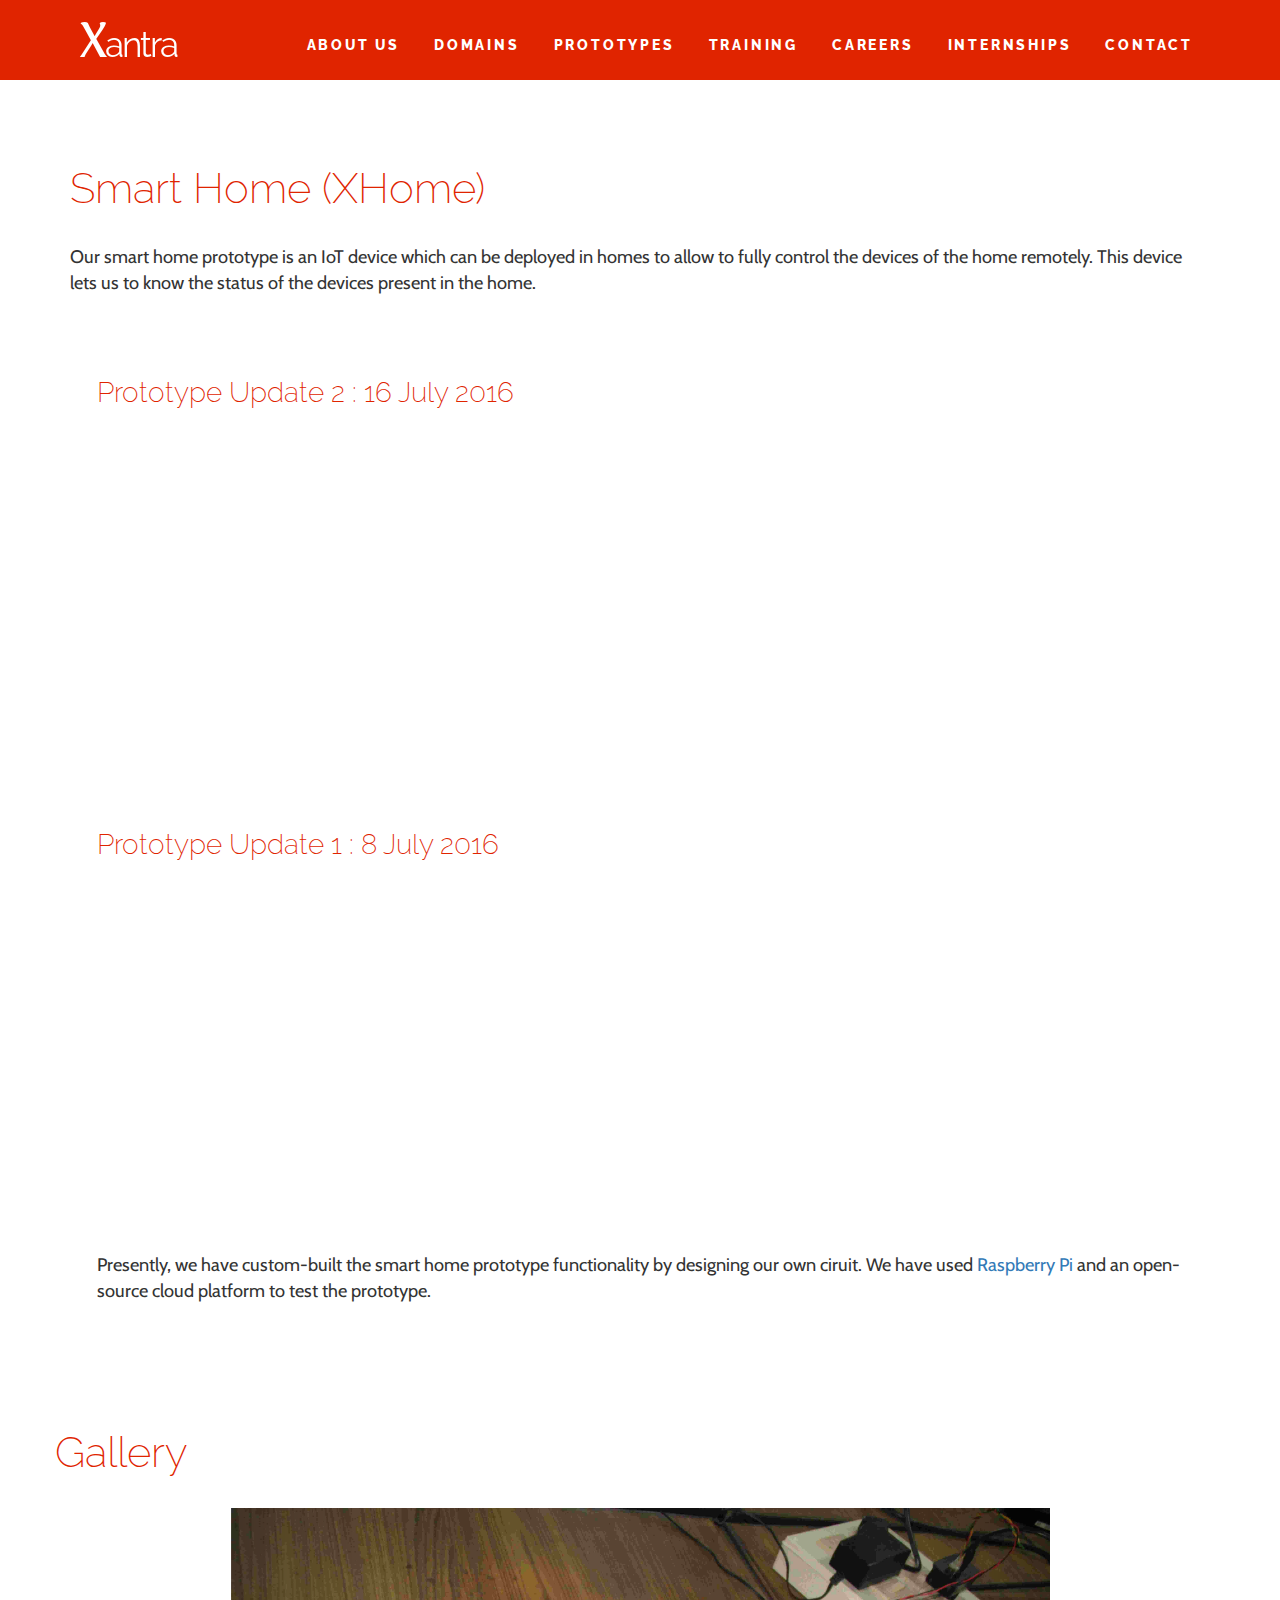
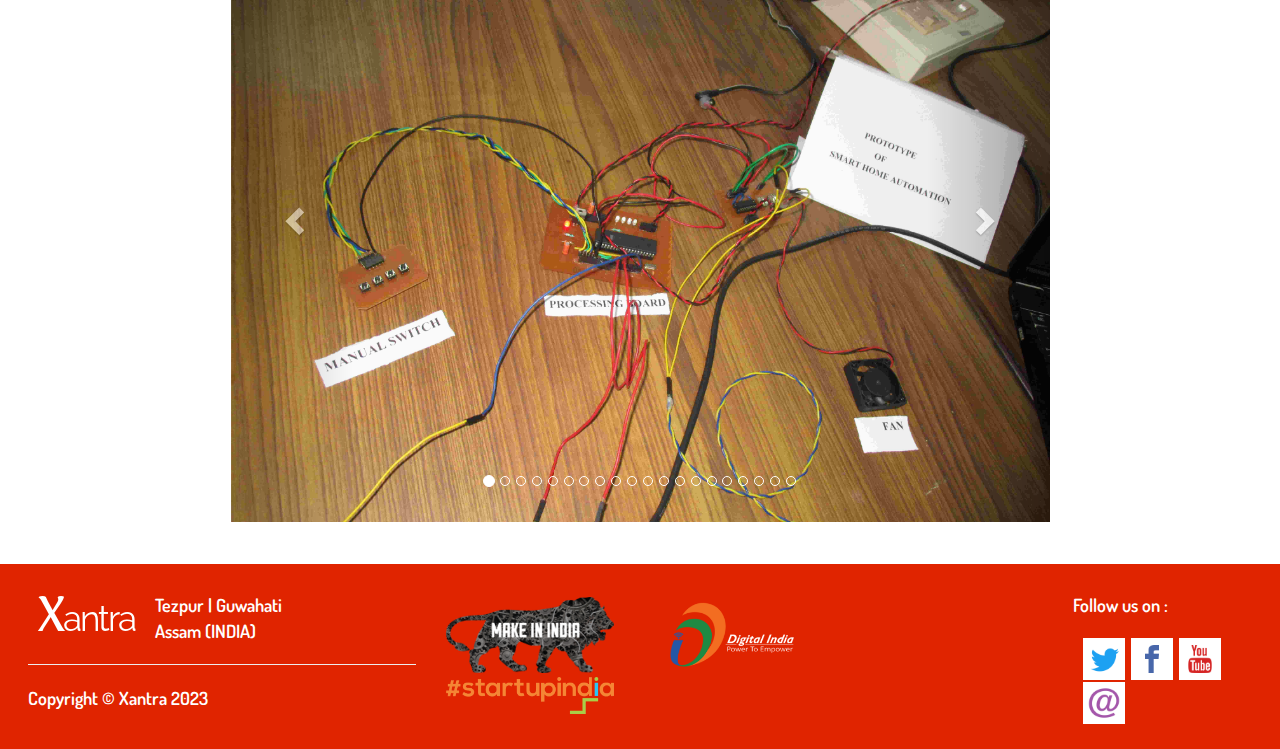
<file: prototypes/xhome.html>
<!DOCTYPE html>
<html lang="en">

<head>

    <meta charset="utf-8">
    <meta http-equiv="X-UA-Compatible" content="IE=edge">
    <meta name="viewport" content="width=device-width, initial-scale=1">
    <meta name="description" content="">
    <meta name="author" content="">

    <title>xHOME | Xantra</title>

    <!-- Fonts (Cabin for Heading, Raleway for Text, Dosis for Buttons/Display) -->
    <link href='https://fonts.googleapis.com/css?family=Cabin:400,500,600,700' rel='stylesheet' type='text/css'>
    <link href='https://fonts.googleapis.com/css?family=Raleway:400,500,600,700,800,300' rel='stylesheet' type='text/css'>
    <link href='https://fonts.googleapis.com/css?family=Dosis:400,600,700,500' rel='stylesheet' type='text/css'>
    <link href='http://weloveiconfonts.com/api/?family=entypo' rel='stylesheet' type='text/css'>


    <!-- jQuery -->
    <script src="../js/jquery.js"></script>
    <!-- Bootstrap Core JavaScript -->
    <script src="../js/bootstrap.min.js"></script>

    <!-- Bootstrap Core CSS -->
    <link href="../css/bootstrap.min.css" rel="stylesheet">

    <!-- Custom CSS -->
    <link href="../css/main.css" rel="stylesheet">

    <!-- HTML5 Shim and Respond.js IE8 support of HTML5 elements and media queries -->
    <!-- WARNING: Respond.js doesn't work if you view the page via file:// -->
    <!--[if lt IE 9]>
        <script src="https://oss.maxcdn.com/libs/html5shiv/3.7.0/html5shiv.js"></script>
        <script src="https://oss.maxcdn.com/libs/respond.js/1.4.2/respond.min.js"></script>
    <![endif]-->
    <style>
        .galleria {
            width: 900px;
            height: 400px;
            background: #FFFFFF;
            margin-left: 3em;
            margin-bottom: 3em;
        }
    </style>
</head>





<body>

    <!-- Navigation -->
    <nav class="navbar navbar-fixed-top xantra_nav_parent" role="navigation">
        <div class="container xantra_nav_child">
            <!-- Brand and toggle get grouped for better mobile display -->
            <div class="navbar-header">
                <button type="button" class="navbar-toggle" data-toggle="collapse" data-target="#bs-example-navbar-collapse-1">
                    <span class="sr-only">Toggle navigation</span>
                    <span class="icon-bar"></span>
                    <span class="icon-bar"></span>
                    <span class="icon-bar"></span>
                </button>
                <a href="../index.html" class="pull-left">
                    <img class="img-center" src="../img/xantra_logo.png" />
                </a>
                <!--<a class="navbar-brand" href="#">Xantra</a>-->
            </div>
            <!-- Collect the nav links, forms, and other content for toggling -->
            <div class="collapse navbar-collapse" id="bs-example-navbar-collapse-1">
                <ul class="nav navbar-nav">
                    <li>
                        <a href="../about.html">About Us</a>
                    </li>
                    <li>
                        <a href="../products.html">Domains</a>
                    </li>
                    <li>
                        <a href="../prototypes.html">Prototypes</a>
                    </li>
                    <li>
                        <a href="../training.html">Training</a>
                    </li>
                    <li>
                        <a href="../careers.html">Careers</a>
                    </li>
		     <li>
                        <a href="internship.html">Internships</a>
                    </li>
                    <li>
                        <a href="http://goo.gl/forms/sQNxPtMDQaOvxchs2">Contact</a>
                    </li>
                </ul>
            </div>
            <!-- /.navbar-collapse -->
        </div>
        <!-- /.container -->
    </nav>






    <div class='container'>

        <div class='row what-we-do'>
            <div class='col-sm-12 about_text'>
                <div class='head_about'>
                    <span class='h2-head'>Smart Home (XHome)</span>
                </div>
                <p>Our smart home prototype is an IoT device which can be deployed in homes to allow to fully control the devices of the home remotely. This device lets us to know the status of the devices present in the home.</p>
            </div>

            <div class='col-sm-12 about_text_id2'>

                <div class='head_about'>
                    <span class='h3-head' style="font-size: 28px;">Prototype Update 2 : 16 July 2016</span>
                </div>
                <div class="protovideo">
                    <div class="container"><iframe width="560" height="315" src="https://www.youtube.com/embed/dzYT-5eTggY" frameborder="0" allowfullscreen></iframe></div>
                </div>
                <div class='head_about'>
                    <span class='h3-head' style="font-size: 28px;">Prototype Update 1 : 8 July 2016</span>
                </div>
                <div class="protovideo">
                    <div class="container"><iframe width="560" height="315" src="https://www.youtube.com/embed/pgZ5fO6lyS0" frameborder="0" allowfullscreen></iframe></div>
                </div>

                <p>Presently, we have custom-built the smart home prototype functionality by designing our own ciruit. We have used <a href='https://www.raspberrypi.org/'>Raspberry Pi</a> and an open-source cloud platform to test the prototype.</p>

            </div>

        </div>


        <div class='row about_text'>
            <div class='head_about'>
                <span class='h2-head'>Gallery</span>
            </div>
            <div id="myCarousel" class="carousel slide" data-ride="carousel">
                <!-- Indicators -->
                <ol class="carousel-indicators">
                    <li data-target="#myCarousel" data-slide-to="0" class="active"></li>
                    <li data-target="#myCarousel" data-slide-to="1"></li>
                    <li data-target="#myCarousel" data-slide-to="2"></li>
                    <li data-target="#myCarousel" data-slide-to="3"></li>
                    <li data-target="#myCarousel" data-slide-to="4"></li>
                    <li data-target="#myCarousel" data-slide-to="5"></li>
                    <li data-target="#myCarousel" data-slide-to="6"></li>
                    <li data-target="#myCarousel" data-slide-to="7"></li>
                    <li data-target="#myCarousel" data-slide-to="8"></li>
                    <li data-target="#myCarousel" data-slide-to="9"></li>
                    <li data-target="#myCarousel" data-slide-to="10"></li>
                    <li data-target="#myCarousel" data-slide-to="11"></li>
                    <li data-target="#myCarousel" data-slide-to="12"></li>
                    <li data-target="#myCarousel" data-slide-to="13"></li>
                    <li data-target="#myCarousel" data-slide-to="14"></li>
                    <li data-target="#myCarousel" data-slide-to="15"></li>
                    <li data-target="#myCarousel" data-slide-to="16"></li>
                    <li data-target="#myCarousel" data-slide-to="17"></li>
                    <li data-target="#myCarousel" data-slide-to="18"></li>
                    <li data-target="#myCarousel" data-slide-to="19"></li>
                </ol>

                <!-- Wrapper for slides -->
                <div class="carousel-inner" role="listbox">
                    <div class="item active">
                        <img src="../gallery/03.jpg">
                    </div>

                    <div class="item">
                        <img src="../gallery/04.jpg" alt="Prototypes Images">
                    </div>

                    <div class="item">
                        <img src="../gallery/06.jpg" alt="Prototypes Images">
                    </div>

                    <div class="item">
                        <img src="../gallery/07.jpg" alt="Prototypes Images">
                    </div>

                    <div class="item">
                        <img src="../gallery/08.jpg" alt="Prototypes Images">
                    </div>

                    <div class="item">
                        <img src="../gallery/09.jpg" alt="Prototypes Images">
                    </div>

                    <div class="item">
                        <img src="../gallery/10.jpg" alt="Prototypes Images">
                    </div>

                    <div class="item">
                        <img src="../gallery/11.jpg" alt="Prototypes Images">
                    </div>

                    <div class="item">
                        <img src="../gallery/12.jpg" alt="Prototypes Images">
                    </div>

                    <div class="item">
                        <img src="../gallery/13.jpg" alt="Prototypes Images">
                    </div>

                    <div class="item">
                        <img src="../gallery/14.jpg" alt="Prototypes Images">
                    </div>

                    <div class="item">
                        <img src="../gallery/15.jpg" alt="Prototypes Images">
                    </div>

                    <div class="item">
                        <img src="../gallery/16.jpg" alt="Prototypes Images">
                    </div>

                    <div class="item">
                        <img src="../gallery/17.jpg" alt="Prototypes Images">
                    </div>

                    <div class="item">
                        <img src="../gallery/18.jpg" alt="Prototypes Images">
                    </div>

                    <div class="item">
                        <img src="../gallery/19.jpg" alt="Prototypes Images">
                    </div>

                    <div class="item">
                        <img src="../gallery/20.jpg" alt="Prototypes Images">
                    </div>

                    <div class="item">
                        <img src="../gallery/21.jpg" alt="Prototypes Images">
                    </div>

                    <div class="item">
                        <img src="../gallery/22.jpg" alt="Prototypes Images">
                    </div>

                    <div class="item">
                        <img src="../gallery/23.jpg" alt="Prototypes Images">
                    </div>

                </div>

                <!-- Left and right controls -->
                <a class="left carousel-control" href="#myCarousel" role="button" data-slide="prev">
                    <span class="glyphicon glyphicon-chevron-left" aria-hidden="true"></span>
                    <span class="sr-only">Previous</span>
                </a>
                <a class="right carousel-control" href="#myCarousel" role="button" data-slide="next">
                    <span class="glyphicon glyphicon-chevron-right" aria-hidden="true"></span>
                    <span class="sr-only">Next</span>
                </a>
            </div>
        </div>
    </div>





    <div class="container footer">
        <!-- Footer -->
        <!-- Footer -->
        <footer>
            <div class="row">
                <div class="col-md-4">
                        <div>
                                <a href="../index.html" class="pull-left">
                                        <img class="img-center" src="../img/xantra_logo.png"></img>
                                </a>
                        </div>
                        <p style="margin-left: 7em;">Tezpur | Guwahati<br />Assam (INDIA)</p>
                        <hr />
                        <p>Copyright &copy; Xantra 2023</p>
                </div><!--
				--><div class="col-md-6">
					<div class="img_banner">
						<img class="img_campaign" src="../img/makeinindia.png"></img>
						<img class="img_campaign" src="../img/digitalindia.png"></img>
						<img class="img_campaign" src="../img/si.png"></img>
					</div>
				</div><!--
                --><div class="col-md-2">
                        <p>Follow us on : </p>
                        <div class="icons">
                            <a class="twitter" href="https://twitter.com/hxantra"><img src="../img/social/twt.png" style="width: 3em;"></a>
                            <a class="facebook" href="https://www.facebook.com/Xantra-Tezpur-1747093022214619"><img src="../img/social/fbk.png" style="width: 3em;"></a>
                            <a class="youtube" href="https://www.youtube.com/channel/UCY8BBm5fJQh9MiNahlH-wxA"><img src="../img/social/youtube.png" style="width: 3em;"></a>
                            <a class="email" href="mailto:hrxantra@gmail.com"><img src="../img/social/email.png" style="width: 3em;"></a>
                        </div>
                   </div>
            </div>
            <!-- /.row -->
        </footer>
    </div>


    <!-- jQuery -->
    <script src="../js/jquery.js"></script>
    <!-- Bootstrap Core JavaScript -->
    <script src="../js/bootstrap.min.js"></script>
    <script src="../js/prefixfree.min.js"></script>


    <!-- Analytics -->
    <script>
        (function(i, s, o, g, r, a, m) {
            i['GoogleAnalyticsObject'] = r;
            i[r] = i[r] || function() {
                (i[r].q = i[r].q || []).push(arguments)
            }, i[r].l = 1 * new Date();
            a = s.createElement(o),
                m = s.getElementsByTagName(o)[0];
            a.async = 1;
            a.src = g;
            m.parentNode.insertBefore(a, m)
        })(window, document, 'script', 'https://www.google-analytics.com/analytics.js', 'ga');
        ga('create', 'UA-80580434-1', 'auto');
        ga('send', 'pageview');
    </script>




</body>

</html>
</file>
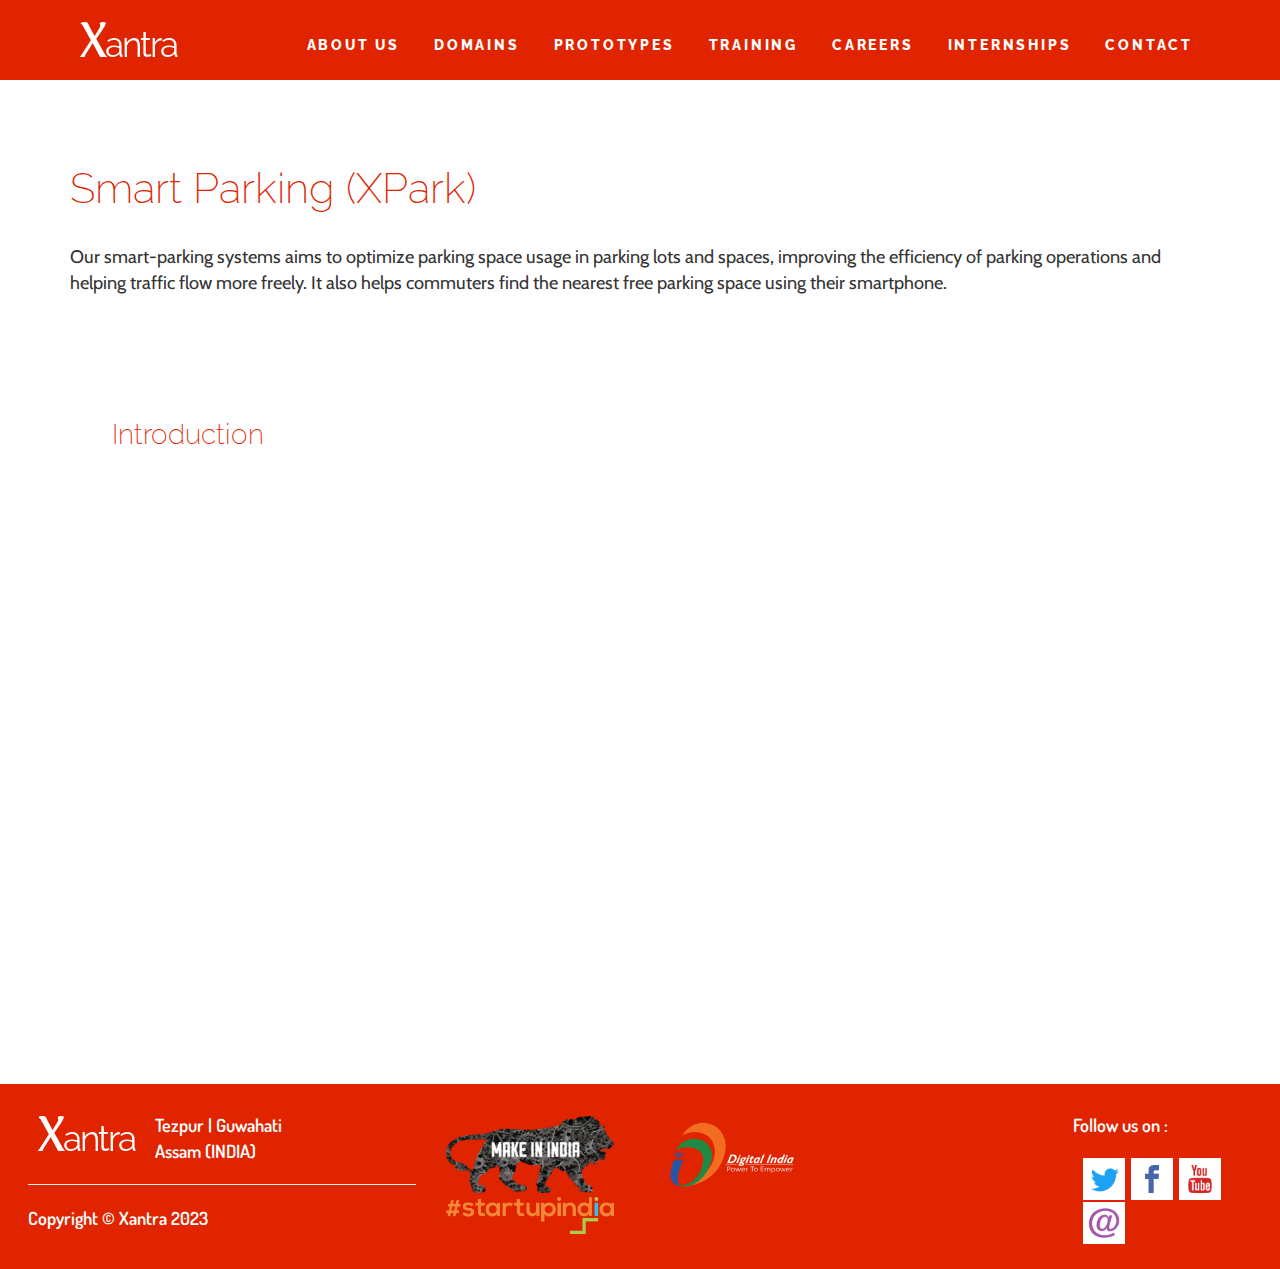
<file: prototypes/xpark.html>
<!DOCTYPE html>
<html lang="en">

<head>

    <meta charset="utf-8">
    <meta http-equiv="X-UA-Compatible" content="IE=edge">
    <meta name="viewport" content="width=device-width, initial-scale=1">
    <meta name="description" content="">
    <meta name="author" content="">

    <title>xPark | Xantra</title>

    <!-- Fonts (Cabin for Heading, Raleway for Text, Dosis for Buttons/Display) -->
    <link href='https://fonts.googleapis.com/css?family=Cabin:400,500,600,700' rel='stylesheet' type='text/css'>
    <link href='https://fonts.googleapis.com/css?family=Raleway:400,500,600,700,800,300' rel='stylesheet' type='text/css'>
    <link href='https://fonts.googleapis.com/css?family=Dosis:400,600,700,500' rel='stylesheet' type='text/css'>
    <link href='http://weloveiconfonts.com/api/?family=entypo' rel='stylesheet' type='text/css'>


    <!-- jQuery -->
    <script src="../js/jquery.js"></script>
    <!-- Bootstrap Core JavaScript -->
    <script src="../js/bootstrap.min.js"></script>

    <!-- Bootstrap Core CSS -->
    <link href="../css/bootstrap.min.css" rel="stylesheet">

    <!-- Custom CSS -->
    <link href="../css/main.css" rel="stylesheet">

    <!-- HTML5 Shim and Respond.js IE8 support of HTML5 elements and media queries -->
    <!-- WARNING: Respond.js doesn't work if you view the page via file:// -->
    <!--[if lt IE 9]>
        <script src="https://oss.maxcdn.com/libs/html5shiv/3.7.0/html5shiv.js"></script>
        <script src="https://oss.maxcdn.com/libs/respond.js/1.4.2/respond.min.js"></script>
    <![endif]-->
    <style>
        .galleria {
            width: 900px;
            height: 400px;
            background: #FFFFFF;
            margin-left: 3em;
            margin-bottom: 3em;
        }
    </style>
</head>





<body>

    <!-- Navigation -->
    <nav class="navbar navbar-fixed-top xantra_nav_parent" role="navigation">
        <div class="container xantra_nav_child">
            <!-- Brand and toggle get grouped for better mobile display -->
            <div class="navbar-header">
                <button type="button" class="navbar-toggle" data-toggle="collapse" data-target="#bs-example-navbar-collapse-1">
                    <span class="sr-only">Toggle navigation</span>
                    <span class="icon-bar"></span>
                    <span class="icon-bar"></span>
                    <span class="icon-bar"></span>
                </button>
                <a href="../index.html" class="pull-left">
                    <img class="img-center" src="../img/xantra_logo.png" />
                </a>
                <!--<a class="navbar-brand" href="#">Xantra</a>-->
            </div>
            <!-- Collect the nav links, forms, and other content for toggling -->
            <div class="collapse navbar-collapse" id="bs-example-navbar-collapse-1">
                <ul class="nav navbar-nav">
                    <li>
                        <a href="../about.html">About Us</a>
                    </li>
                    <li>
                        <a href="../products.html">Domains</a>
                    </li>
                    <li>
                        <a href="../prototypes.html">Prototypes</a>
                    </li>
                    <li>
                        <a href="../training.html">Training</a>
                    </li>
                    <li>
                        <a href="careers.html">Careers</a>
                    </li>
		       <li>
                        <a href="internship.html">Internships</a>
                    </li>	
                    <li>
                        <a href="http://goo.gl/forms/sQNxPtMDQaOvxchs2">Contact</a>
                    </li>
                </ul>
            </div>
            <!-- /.navbar-collapse -->
        </div>
        <!-- /.container -->
    </nav>






    <div class='container'>

        <div class='row what-we-do'>
            <div class='col-sm-12 about_text'>
                <div class='head_about'>
                    <span class='h2-head'>Smart Parking (XPark)</span>
                </div>
                <p>
                    Our smart-parking systems aims to optimize parking space usage in parking lots and spaces, improving the efficiency of parking operations and helping traffic flow more freely. It also helps commuters find the nearest free parking space using their smartphone.
                </p>
            </div>

        </div>
        
        <div class='col-sm-12 about_text_id2'>

                <div class='head_about'>
                    <span class='h3-head' style="font-size: 28px;">Introduction</span>
                </div>

                <div class="protovideo">
                    <div class="container"><iframe width="660" height="415" src="https://www.youtube.com/embed/hUGgmKMdpoo" frameborder="0" allowfullscreen></iframe></div>
                </div>
        </div>
    </div>

    <br /><br /><br /><br /><br />




    <div class="container footer">
        <!-- Footer -->
        <!-- Footer -->
        <footer>
            <div class="row">
                <div class="col-md-4">
                        <div>
                                <a href="../index.html" class="pull-left">
                                        <img class="img-center" src="../img/xantra_logo.png"></img>
                                </a>
                        </div>
                        <p style="margin-left: 7em;">Tezpur | Guwahati<br />Assam (INDIA)</p>
                        <hr />
                        <p>Copyright &copy; Xantra 2023</p>
                </div><!--
				--><div class="col-md-6">
					<div class="img_banner">
						<img class="img_campaign" src="../img/makeinindia.png"></img>
						<img class="img_campaign" src="../img/digitalindia.png"></img>
						<img class="img_campaign" src="../img/si.png"></img>
					</div>
				</div><!--
                --><div class="col-md-2">
                        <p>Follow us on : </p>
                        <div class="icons">
                            <a class="twitter" href="https://twitter.com/hxantra"><img src="../img/social/twt.png" style="width: 3em;"></a>
                            <a class="facebook" href="https://www.facebook.com/Xantra-Tezpur-1747093022214619"><img src="../img/social/fbk.png" style="width: 3em;"></a>
                            <a class="youtube" href="https://www.youtube.com/channel/UCY8BBm5fJQh9MiNahlH-wxA"><img src="../img/social/youtube.png" style="width: 3em;"></a>
                            <a class="email" href="mailto:hrxantra@gmail.com"><img src="../img/social/email.png" style="width: 3em;"></a>
                        </div>
                   </div>
            </div>
            <!-- /.row -->
        </footer>
    </div>


    <!-- jQuery -->
    <script src="../js/jquery.js"></script>
    <!-- Bootstrap Core JavaScript -->
    <script src="../js/bootstrap.min.js"></script>
    <script src="../js/prefixfree.min.js"></script>



    <!-- Analytics -->
    <script>
        (function(i, s, o, g, r, a, m) {
            i['GoogleAnalyticsObject'] = r;
            i[r] = i[r] || function() {
                (i[r].q = i[r].q || []).push(arguments)
            }, i[r].l = 1 * new Date();
            a = s.createElement(o),
                m = s.getElementsByTagName(o)[0];
            a.async = 1;
            a.src = g;
            m.parentNode.insertBefore(a, m)
        })(window, document, 'script', 'https://www.google-analytics.com/analytics.js', 'ga');
        ga('create', 'UA-80580434-1', 'auto');
        ga('send', 'pageview');
    </script>
</body>

</html>
</file>
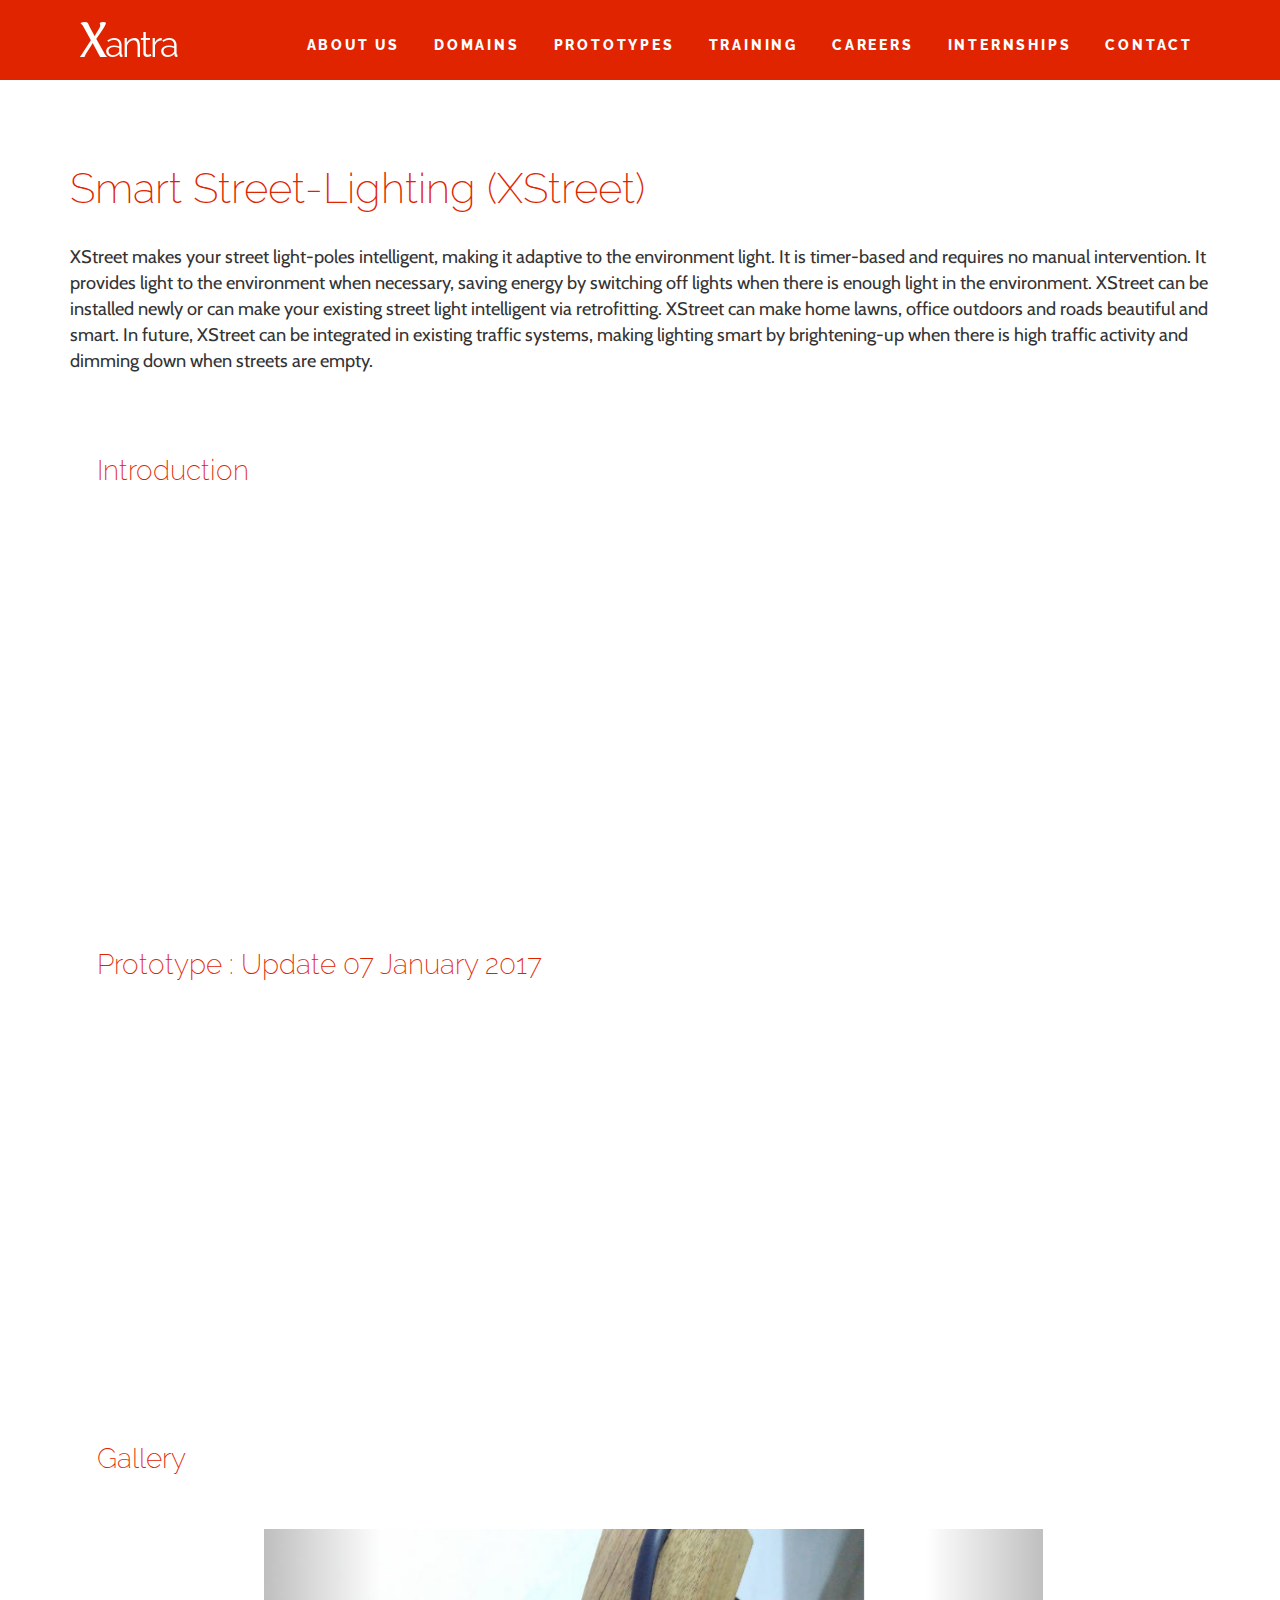
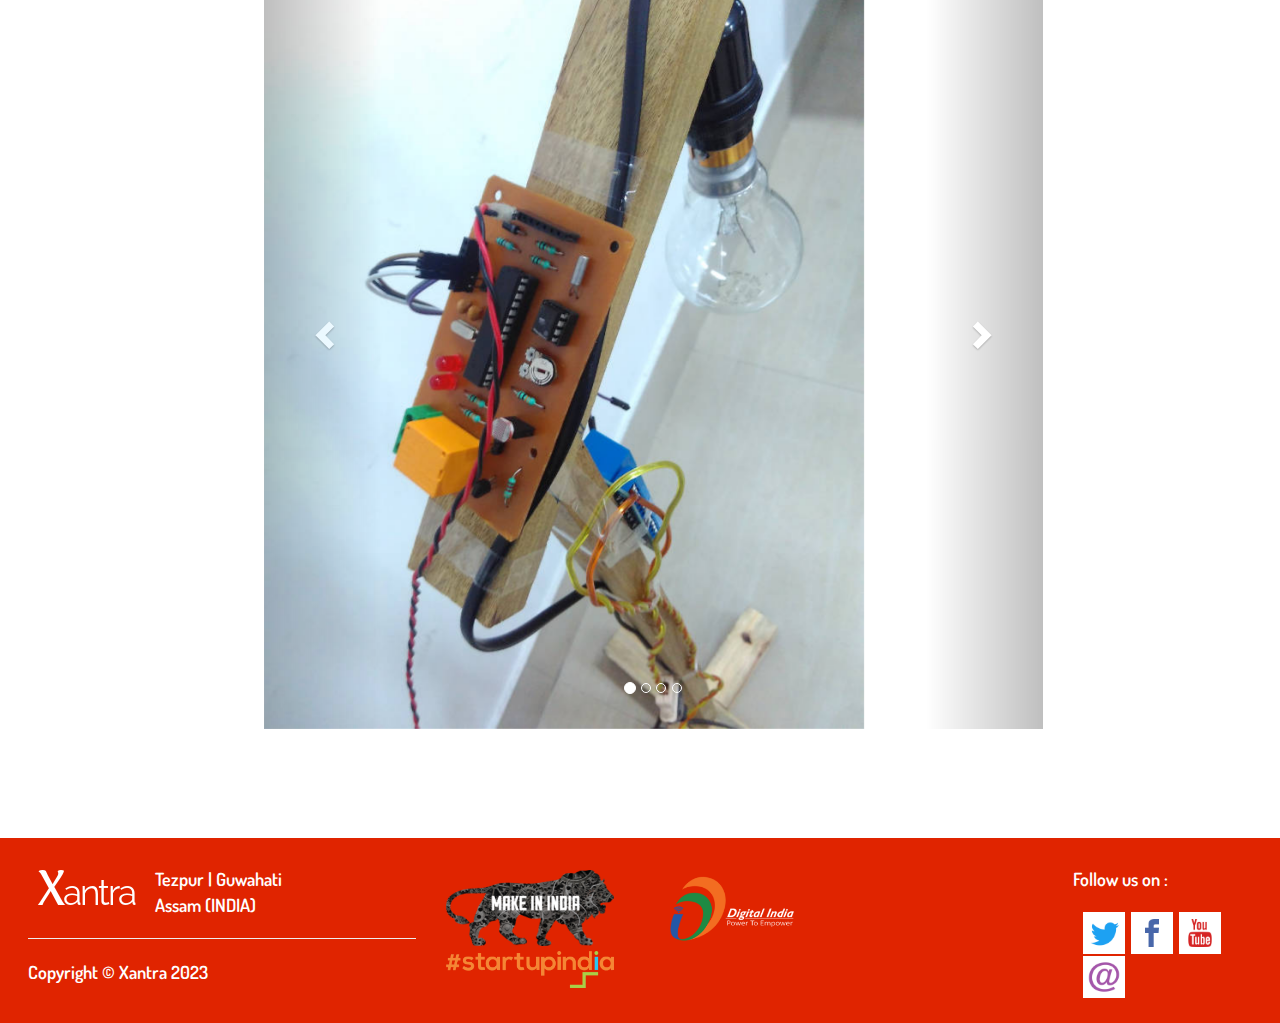
<file: prototypes/xstreet.html>
<!DOCTYPE html>
<html lang="en">

<head>

    <meta charset="utf-8">
    <meta http-equiv="X-UA-Compatible" content="IE=edge">
    <meta name="viewport" content="width=device-width, initial-scale=1">
    <meta name="description" content="">
    <meta name="author" content="">

    <title>xStreet | Xantra</title>

    <!-- Fonts (Cabin for Heading, Raleway for Text, Dosis for Buttons/Display) -->
    <link href='https://fonts.googleapis.com/css?family=Cabin:400,500,600,700' rel='stylesheet' type='text/css'>
    <link href='https://fonts.googleapis.com/css?family=Raleway:400,500,600,700,800,300' rel='stylesheet' type='text/css'>
    <link href='https://fonts.googleapis.com/css?family=Dosis:400,600,700,500' rel='stylesheet' type='text/css'>
    <link href='http://weloveiconfonts.com/api/?family=entypo' rel='stylesheet' type='text/css'>


    <!-- jQuery -->
    <script src="../js/jquery.js"></script>
    <!-- Bootstrap Core JavaScript -->
    <script src="../js/bootstrap.min.js"></script>

    <!-- Bootstrap Core CSS -->
    <link href="../css/bootstrap.min.css" rel="stylesheet">

    <!-- Custom CSS -->
    <link href="../css/main.css" rel="stylesheet">

    <!-- HTML5 Shim and Respond.js IE8 support of HTML5 elements and media queries -->
    <!-- WARNING: Respond.js doesn't work if you view the page via file:// -->
    <!--[if lt IE 9]>
        <script src="https://oss.maxcdn.com/libs/html5shiv/3.7.0/html5shiv.js"></script>
        <script src="https://oss.maxcdn.com/libs/respond.js/1.4.2/respond.min.js"></script>
    <![endif]-->
    <style>
        .galleria {
            width: 900px;
            height: 400px;
            background: #FFFFFF;
            margin-left: 3em;
            margin-bottom: 3em;
        }
    </style>
</head>





<body>

    <!-- Navigation -->
    <nav class="navbar navbar-fixed-top xantra_nav_parent" role="navigation">
        <div class="container xantra_nav_child">
            <!-- Brand and toggle get grouped for better mobile display -->
            <div class="navbar-header">
                <button type="button" class="navbar-toggle" data-toggle="collapse" data-target="#bs-example-navbar-collapse-1">
                    <span class="sr-only">Toggle navigation</span>
                    <span class="icon-bar"></span>
                    <span class="icon-bar"></span>
                    <span class="icon-bar"></span>
                </button>
                <a href="../index.html" class="pull-left">
                    <img class="img-center" src="../img/xantra_logo.png" />
                </a>
                <!--<a class="navbar-brand" href="#">Xantra</a>-->
            </div>
            <!-- Collect the nav links, forms, and other content for toggling -->
            <div class="collapse navbar-collapse" id="bs-example-navbar-collapse-1">
                <ul class="nav navbar-nav">
                    <li>
                        <a href="../about.html">About Us</a>
                    </li>
                    <li>
                        <a href="../products.html">Domains</a>
                    </li>
                    <li>
                        <a href="../prototypes.html">Prototypes</a>
                    </li>
                    <li>
                        <a href="../training.html">Training</a>
                    </li>
                    <li>
                        <a href="careers.html">Careers</a>
                    </li>
		     <li>
                        <a href="internship.html">Internships</a>
                    </li>	
                    <li>
                        <a href="http://goo.gl/forms/sQNxPtMDQaOvxchs2">Contact</a>
                    </li>
                </ul>
            </div>
            <!-- /.navbar-collapse -->
        </div>
        <!-- /.container -->
    </nav>






    <div class='container'>

        <div class='row what-we-do'>
            <div class='col-sm-12 about_text'>
                <div class='head_about'>
                    <span class='h2-head'>Smart Street-Lighting (XStreet)</span>
                </div>
                <p>
                    XStreet makes your street light-poles intelligent, making it adaptive to the environment light.
                    It is timer-based and requires no manual intervention. It provides light to the environment when
                    necessary, saving energy by switching off lights when there is enough light in the environment.
                    XStreet can be installed newly or can make your existing street light intelligent via retrofitting.
                    XStreet can make home lawns, office outdoors and roads beautiful and smart.
                    In future, XStreet can be integrated in existing traffic systems, making lighting smart by brightening-up
                    when there is high traffic activity and dimming down when streets are empty.
                </p>
            </div>

            <div class='col-sm-12 about_text_id2'>

                <div class='head_about'>
                    <span class='h3-head' style="font-size: 28px;">Introduction</span>
                </div>

                <div class="protovideo">
                    <div class="container"><iframe width="560" height="315" src="https://youtube.com/embed/GYnj0oNdNps" frameborder="0" allowfullscreen></iframe></div>
                </div>

            </div>

            <div class='col-sm-12 about_text_id2'>

                <div class='head_about'>
                    <span class='h3-head' style="font-size: 28px;">Prototype : Update 07 January 2017</span>
                </div>

                <div class="protovideo">
                    <div class="container"><iframe width="560" height="315" src="https://youtube.com/embed/LuYK40y5un8" frameborder="0" allowfullscreen></iframe></div>
                </div>

            </div>
            


            <div class='col-sm-12 about_text_id2'>

                <div class='head_about'>
                    <span class='h3-head' style="font-size: 28px;">Gallery</span>
                </div>

                <div class='head_about'>
                    <div id="myCarousel" class="carousel slide" data-ride="carousel">
                        <!-- Indicators -->
                        <ol class="carousel-indicators">
                            <li data-target="#myCarousel" data-slide-to="0" class="active"></li>
                            <li data-target="#myCarousel" data-slide-to="1"></li>
                            <li data-target="#myCarousel" data-slide-to="2"></li>
                            <li data-target="#myCarousel" data-slide-to="3"></li>
                        </ol>

                        <!-- Wrapper for slides -->
                        <div class="carousel-inner" role="listbox">
                            <div class="item active">
                                <img src="../gallery/street/Street_01.jpg" width='600'>
                            </div>

                            <div class="item">
                                <img src="../gallery/street/Street_02.jpg" width='600'>
                            </div>

                            <div class="item">
                                <img src="../gallery/street/Street_03.jpg" width='600'>
                            </div>

                            <div class="item">
                                <img src="../gallery/street/Street_04.jpg" width='600'>
                            </div>

                        </div>

                        <!-- Left and right controls -->
                        <a class="left carousel-control" href="#myCarousel" role="button" data-slide="prev">
                            <span class="glyphicon glyphicon-chevron-left" aria-hidden="true"></span>
                            <span class="sr-only">Previous</span>
                        </a>
                        <a class="right carousel-control" href="#myCarousel" role="button" data-slide="next">
                            <span class="glyphicon glyphicon-chevron-right" aria-hidden="true"></span>
                            <span class="sr-only">Next</span>
                        </a>
                    </div>
                </div>

            </div>


        </div>
    </div>






    <div class="container footer">
        <!-- Footer -->
        <!-- Footer -->
        <footer>
            <div class="row">
                <div class="col-md-4">
                        <div>
                                <a href="../index.html" class="pull-left">
                                        <img class="img-center" src="../img/xantra_logo.png"></img>
                                </a>
                        </div>
                        <p style="margin-left: 7em;">Tezpur | Guwahati<br />Assam (INDIA)</p>
                        <hr />
                        <p>Copyright &copy; Xantra 2023</p>
                </div><!--
				--><div class="col-md-6">
					<div class="img_banner">
						<img class="img_campaign" src="../img/makeinindia.png"></img>
						<img class="img_campaign" src="../img/digitalindia.png"></img>
						<img class="img_campaign" src="../img/si.png"></img>
					</div>
				</div><!--
                --><div class="col-md-2">
                        <p>Follow us on : </p>
                        <div class="icons">
                            <a class="twitter" href="https://twitter.com/hxantra"><img src="../img/social/twt.png" style="width: 3em;"></a>
                            <a class="facebook" href="https://www.facebook.com/Xantra-Tezpur-1747093022214619"><img src="../img/social/fbk.png" style="width: 3em;"></a>
                            <a class="youtube" href="https://www.youtube.com/channel/UCY8BBm5fJQh9MiNahlH-wxA"><img src="../img/social/youtube.png" style="width: 3em;"></a>
                            <a class="email" href="mailto:hrxantra@gmail.com"><img src="../img/social/email.png" style="width: 3em;"></a>
                        </div>
                   </div>
            </div>
            <!-- /.row -->
        </footer>
    </div>


    <!-- jQuery -->
    <script src="../js/jquery.js"></script>
    <!-- Bootstrap Core JavaScript -->
    <script src="../js/bootstrap.min.js"></script>
    <script src="../js/prefixfree.min.js"></script>



    <!-- Analytics -->
    <script>
        (function(i, s, o, g, r, a, m) {
            i['GoogleAnalyticsObject'] = r;
            i[r] = i[r] || function() {
                (i[r].q = i[r].q || []).push(arguments)
            }, i[r].l = 1 * new Date();
            a = s.createElement(o),
                m = s.getElementsByTagName(o)[0];
            a.async = 1;
            a.src = g;
            m.parentNode.insertBefore(a, m)
        })(window, document, 'script', 'https://www.google-analytics.com/analytics.js', 'ga');
        ga('create', 'UA-80580434-1', 'auto');
        ga('send', 'pageview');
    </script>
</body>

</html>
</file>
<file: css/main.css>
@import url();

body {
    padding-top: 50px; /* Required padding for .navbar-fixed-top. Remove if using .navbar-static-top. Change if height of navigation changes. */
}

.icon-bar {
    background-color: #fff;
    color: #fff;
}
/* Header Image Background - Change the URL below to your image path (example: ../images/background.jpg) */

.navbar {
    background-color: #E02400;
    min-height: 80px;
}

.navbar-brand, .navbar-nav > li > a {
    font-family: 'Raleway', sans-serif;
    font-weight: 800;
    letter-spacing: 0.2em;
    text-transform: uppercase;
	border: 2px solid #E02400;
    color: #fff;

}

.navbar-nav > li > a:hover, .navbar-nav > li > a:focus {
	border: 2px solid #FFFFFF;
    background-color: #E02400;
    color: #FFFFFF;
}


.navbar-nav {
    float: right;
}


.main-header {
    height: 40em;
    background: url('../img/new-header_color.jpg') center center no-repeat scroll;  
    -webkit-background-size: cover;
    -moz-background-size: cover;
    background-size: cover;
    -o-background-size: cover;
}

.xantra_nav_parent {
    position: absolute;
}

.xantra_nav_child {
    position: relative;
    transform: translateY(30%);
    top: 30%;
}


.dropdown-toggle {
	background: #000000;
	color: #FFFFFF;
}

.open > a:focus, .open > a:focus {
	background-color: #3D93FF;
	color: #FFFFFF;
}


.bottom_p {
	margin-bottom: 7em;
}

.dropdown-menu {
	background: #000000;
	color: #FFFFFF;
}

.dropdown-menu > li > a {
	color: #FFFFFF;
	font-family: 'Raleway', sans-serif;
	font-weight: 400;
	letter-spacing: 0.2em;
    text-transform: uppercase;
    line-height: 3em;
}

.dropdown-menu > li > a:hover, .dropdown-menu > li > a:focus {
	background: #3D93FF; 
}

.dropdown-menu > li > a:hover, .dropdown-menu > li > a:focus {
	color: #FFFFFF; 
	font-family: 'Raleway', sans-serif;
	font-weight: 400;
	letter-spacing: 0.2em;
    text-transform: uppercase;
    line-height: 3em;
}


/* Customize the text color and shadow color and to optimize text legibility. */

.tagline {
    font-family: 'Raleway', sans-serif;
    font-weight: 300;
    padding-top: 160px;
    font-size: 4em;
    line-height: 55px;
    text-shadow: 0 0 10px #000;
    color: #fff;
}

.tagtext {
    font-family: 'Raleway', sans-serif;
    font-weight: 600;
    padding-top: 12px;
    padding-bottom: 12px;
    font-size: 1.6em;
    line-height: 25px;
    text-shadow: 0 0 10px #000;
    color: #fff;
}

.btn-custom {
    background: #000;
    border: 7px solid #000;
    color:  #fff;
    font-family: 'Dosis', sans-serif;
    font-weight: 600;
    letter-spacing: 1.5px;
    border-radius: 0;
}

.btn-custom:focus {
    color: #fff;
    background: #000;
    border: 7px solid #000;
}

.btn-custom:hover {
    color: #fff;
    background: #1E54B0;
    border: 7px solid #1E54B0;
}

.btn-custom-big {
    background: #000;
    border: 3px solid #555;
    color:  #fff;
    font-family: 'Dosis', sans-serif;
    font-weight: 600;
	font-size: 22px;
    letter-spacing: 1.5px;
    border-radius: 0;
}

.btn-custom-big:focus {
    color: #fff;
    background: #000;
    border: 3px solid #000;
}

.btn-custom-big:hover {
    color: #fff;
    background: #1E54B0;
    border: 3px solid #1E54B0;
}

.what-we-do {
    padding-top: 6em;
    padding-bottom: 3em;
}

.para {
    padding-top: 22px;
    padding-left: 58px;
    padding-bottom: 40px;
    line-height: 1.4em;
    font-size: 20px;
    color: #444;
}

.domains-enum, .domains-desc {
    background: #FFFFFF;
    border-color: #FFFFFF;
    width: 100%;
    padding-left: 10%;
    padding-right: 10%;
}

.domains-enum {
    padding-bottom: 80px;
}

.domain-img {
    height: 16em;    
}

.domain-classes {
    padding-top: 60px;
}

.class-head {
    font-family: 'Raleway',sans-serif;
    font-weight: 200;
    /*color: #005EA3;*/
	color: #E02400;
}

.class-desc {
    font-size: 16px;
}

.h1-head {
    /*color: #005EA3;*/
	color: #E02400;
    font-family: 'Raleway', sans-serif;
    font-size: 4em;
    padding-left: 12px;
    font-weight: 200;
}

h2 {
    font-family: 'Raleway', sans-serif;
    font-weight: 900;
    padding-top: 15px;
    padding-bottom: 15px;
}

.h2-head {
    /*color: #005EA3;*/
	color: #E02400;
    font-family: 'Raleway', sans-serif;
    font-size: 42px;
    font-weight: 200;
}

.h2-head-bold {
    /*color: #005EA3;*/
	color: #E02400;
    font-family: 'Raleway', sans-serif;
    font-size: 42px;
    font-weight: 600;
}

.h3-head {
    /*color: #005EA3;*/
	color: #E02400;
    font-family: 'Raleway', sans-serif;
    font-size: 32px;
    font-weight: 200;
}

.h4-head {
    /* color: #005EA3; */
	color: #E02400;
    font-family: 'Raleway', sans-serif;
    font-size: 24px;
    font-weight: 200;
}

p {
    font-family: 'Cabin', sans-serif;
    font-weight: 400;
    font-size: 1.3em;
}

.img-center {
    margin: 0 auto;
}

.footer {
    padding: 2em;
    padding-bottom: -15px;
    width: 100%;
    /*margin: 50px 0;*/
    background: #E02400;
    color: #999;
}


.footer p {
    font-family: 'Dosis', sans-serif;
	font-weight: 600;
	color: #FFFFFF;
}

.no_uline:hover {
    text-decoration: none;
}

/* Forms */
.container-form {
    width: 90%;
}

label {
    font-family: 'Raleway', sans-serif;
}

.form-control {
    border-radius: 0px;
    border: 1px solid #999;
}



/* Products */

.vcenter {
    /*vertical-align: middle;*/
}

.cont_home_auto {
    height: 100%;

}

.product_heading {
    display: inline-block;
}

.icon_home {
    font-size: 52px;
    padding: 20px;
    color: #E02400;
}

.head_home {
    font-family: 'Raleway',sans-serif;
    font-size: 48px;
    padding-left: 2.6em;
    color: #E02400;
}

.icon_city {
    font-size: 52px;
    padding: 20px;
    color: #FFFFFF;
}

.head_city {
    font-family: 'Raleway',sans-serif;
    font-size: 48px;
    padding-left: 2.6em;
    color: #FFFFFF;
}

.icon_health {
    font-size: 52px;
    padding: 20px;
    color: #FFFFFF;
}

.head_health {
    font-family: 'Raleway',sans-serif;
    font-size: 48px;
    padding-left: 2.6em;
    color: #FFFFFF;
}

.cont_home_img {
    height: 100%;
    position: relative;
}

.cont_health_img {
    height: 100%;
    position: relative;
}

.home_img {
    position: absolute;
    top: 10%;
    
}

.health_img {
    position: absolute;
    top: 13%;
    left: 20%;
    
}

.products_main {
    margin-top: 30px;
}

.products {
    min-height: 370px;
    height: 370px;
}

.product_auto {
    background-color: #F6F6F6;
}

.product_city {
    /*background-color: #F6982E;*/
    background-color: #1D9A8A;
}

.product_health {
    background-color: #3898FF;
}

.text_health {
	color: #FFFFFF;
    font-family: 'Cabin',sans-serif;
    font-size: 26px;
    padding-left: 5.3em;
    padding-right: 10px;
    padding-top: 20px;
}

.text_home {
    color: #0D0D0D;
    font-family: 'Cabin',sans-serif;
    font-size: 26px;
    padding-right: 5.3em;
    padding-left: 60px;
    padding-top: 20px;
}

.text_city {
    color: #FFFFFF;
    font-family: 'Cabin',sans-serif;
    font-size: 26px;
    padding-right: 5.3em;
    padding-left: 60px;
    padding-top: 20px;
}

/* Training */
.training_text {
    padding-top: 2.5em;
    padding-bottom: 60px;
}

.training_text > p {
    font-family: 'Cabin', sans-serif;
}

.indent_block {
	padding-left: 40px;
}

/* About */
.head_about {
    padding-top: 25px;
    padding-bottom: 25px;
}

.small_heading {
    font-family: 'Raleway', sans-serif;
    font-weight: 600;
    font-size: 2em;
    padding-top: 15px;
    padding-bottom: 15px;
	color: #E02400;
}

.about_text {
    padding-bottom: 42px;
}

.about_text_id2 {
    padding-bottom: 42px;
    padding-left: 3em;
}

.small_heading_id2 {
    font-family: 'Raleway', sans-serif;
    font-weight: 600;
    font-size: 18px;
    padding-top: 15px;
    padding-bottom: 15px;
}


section #services {
  text-align: center;
  transform: translatez(0);
}

section #services h2 {
  margin: 80px 0px 40px;
  color: #fff;
  font-size: 2.4em;
  font-family: 'Raleway Dots', sans-serif;
  text-transform: uppercase;
  text-align: center;
}
section #services li {
  width: 120px;
  height: 140px;
  display: inline-block;
  margin: 20px;
  list-style: none;
}
section #services li div {
  width: 120px;
  height: 120px;
  color: #74d4b3;
  font-size: 3.4em;
  text-align: center;
  line-height: 120px;
  background-color: #fff;
  transition: all 0.5s ease;
}
section #services li div:hover {
  transform: rotate(360deg);
  border-radius: 100px;
}
section #services li span {
  width: 120px;
  height: 20px;
  display: block;
  padding: 15px 0px;
  color: #fff;
  font-family: 'Advent Pro', sans-serif;
  text-transform: uppercase;
  font-size: 1.2em;
  text-align: center;
}

/* Video Container */
.video-container {
	position:relative;
	padding-bottom:56.25%;
	padding-top:30px;
	border-bottom: 20px;
	height:0;
	overflow:hidden;
}

.video-container iframe, .video-container object, .video-container embed {
	position:absolute;
	top:0;
	left:0;
	width:100%;
	height:100%;
}

.protovideo {
    margin-top: 1em;
    margin-bottom: 2em;
}

/* Gallery */
.carousel {
    margin: auto;
    align-items: center;
    width: 70%;
}
.carousel-inner {
    width:100%;
    max-width: 100% !important;
}

/* Social Sprites */
.icons {
	/* width: 500px; */
	/*margin: 30px auto 0 auto;*/
}

.icons a {
	display: inline-block;
	width: 24px;
	height: 24px;
	margin: 10px;
	vertical-align: middle;
	/*
	-o-transition: all .3s;
	-moz-transition: all .3s;
	-webkit-transition: all .3s;
	-ms-transition: all .3s;
	*/
}

.icons a.twitter { background: url(../img/social/twt.png) center top no-repeat; }
.icons a.facebook { background: url(../img/social/fbk.png) center top no-repeat; }
.icons a.email { background: url(../img/social/email.png) center top no-repeat; }
.icons a.youtube { background: url(../img/social/youtube.png) center top no-repeat; }

.icons a:hover { background-position: left -34px; }


/*  Campaign Digital India Footer */
.img_campaign {
	/*margin-left: 5%;*/
	margin-right: 5%;
	width: 12em;
}


/* Workshop */
.training-intro {
    padding: 10px;
}

.training-promo {
    text-align: center;
    color: #FFFFFF;
    /*background-color: #014F89 ;*/
	background-color: #014F89;
    padding: 22px;
	border: 0px solid #E02400;
}


.promo-title {
    font-family: 'Raleway', sans-serif;
    font-weight: 400;
    font-size: 2.5em;
    line-height: 1.2em;
    margin-top: 0.4em;
    margin-bottom: 0.6em;
	color: #FFFFFF;
}

.promo-content {
    font-family: 'Raleway', sans-serif;
    font-weight: 800;
    font-size: 1.5em;
    margin-bottom: 1.2em;
}

.btn-custom-register {
    background: #014F89;
    border: 0px;
    color:  #fff;
    font-family: 'Raleway', sans-serif;
    font-weight: 600;
	font-size: 22px;
    letter-spacing: 1.5px;
    border-radius: 0;
	border: 2px solid #FFFFFF;
}

.btn-custom-register:focus {
    color: #fff;
    background: #014F89;
	border: 2px solid #FFFFFF;
}

.btn-custom-register:hover {
    color: #fff;
    background: #E02400;
    border: 2px solid #FFFFFF;
}

.training-text {
    padding-right: 2em;
}

.training-list-item {
    font-family: 'Cabin', sans-serif;
    font-size: 1.3em;
}

/* Training Modules */

.training-modules-head {
    text-align: center;
}

.training-modules-section {
    width: 80%;
    margin-left: auto;
    margin-right: auto;
}

.training-modules-container {
    width: 100%;
    align-items: center;
    margin-top: 4em;
    margin-bottom: 2em;
}


.training-modules-title {
    padding: 1em;
    background: #000000;
    font-family: 'Raleway', sans-serif;
    font-weight: 600;
    font-size: 1.2em;
    line-height: 1.2em;
    color: #FFFFFF;
    border-radius: 0em 0em 0 0;
}

.training-modules-data {
    background: #014F89;
    border-radius: 0 0 0.3em 0.3em;
}

.training-modules-content {
    padding: 1em;
    padding-top: 3em;
    padding-bottom: 3em;
    font-size: 1.4em;
    font-family: 'Cabin', sans-serif;
    color: #FFFFFF;
    font-weight: 500;
}

.training-modules-img {
    padding-top: 2em;
    padding-bottom: 1.2em;
}

.module-title {
    margin: 0;
}


/* Careers - careers.html */
.panel-heading {
    background-color: #FFFFFF;
}

.panel-group, .panel {
    border-radius: 0px;
}

.panel-title {
    font-family: 'Raleway', sans-serif;
    font-size: 1.3em;
    font-weight: 500;
    
}

.theme-list {
    font-family: 'Cabin', sans-serif;
    font-size: 1.3em;
}

.mentor-cont {
	padding-bottom: 4em;
}

.mentor-div {
	text-align: center;
	display: table-cell;
	vertical-align: middle;
}

.mentor-img {
	padding-left: 10%;
	padding-right: 10%;
	border-radius: 50%;
}
</file>
